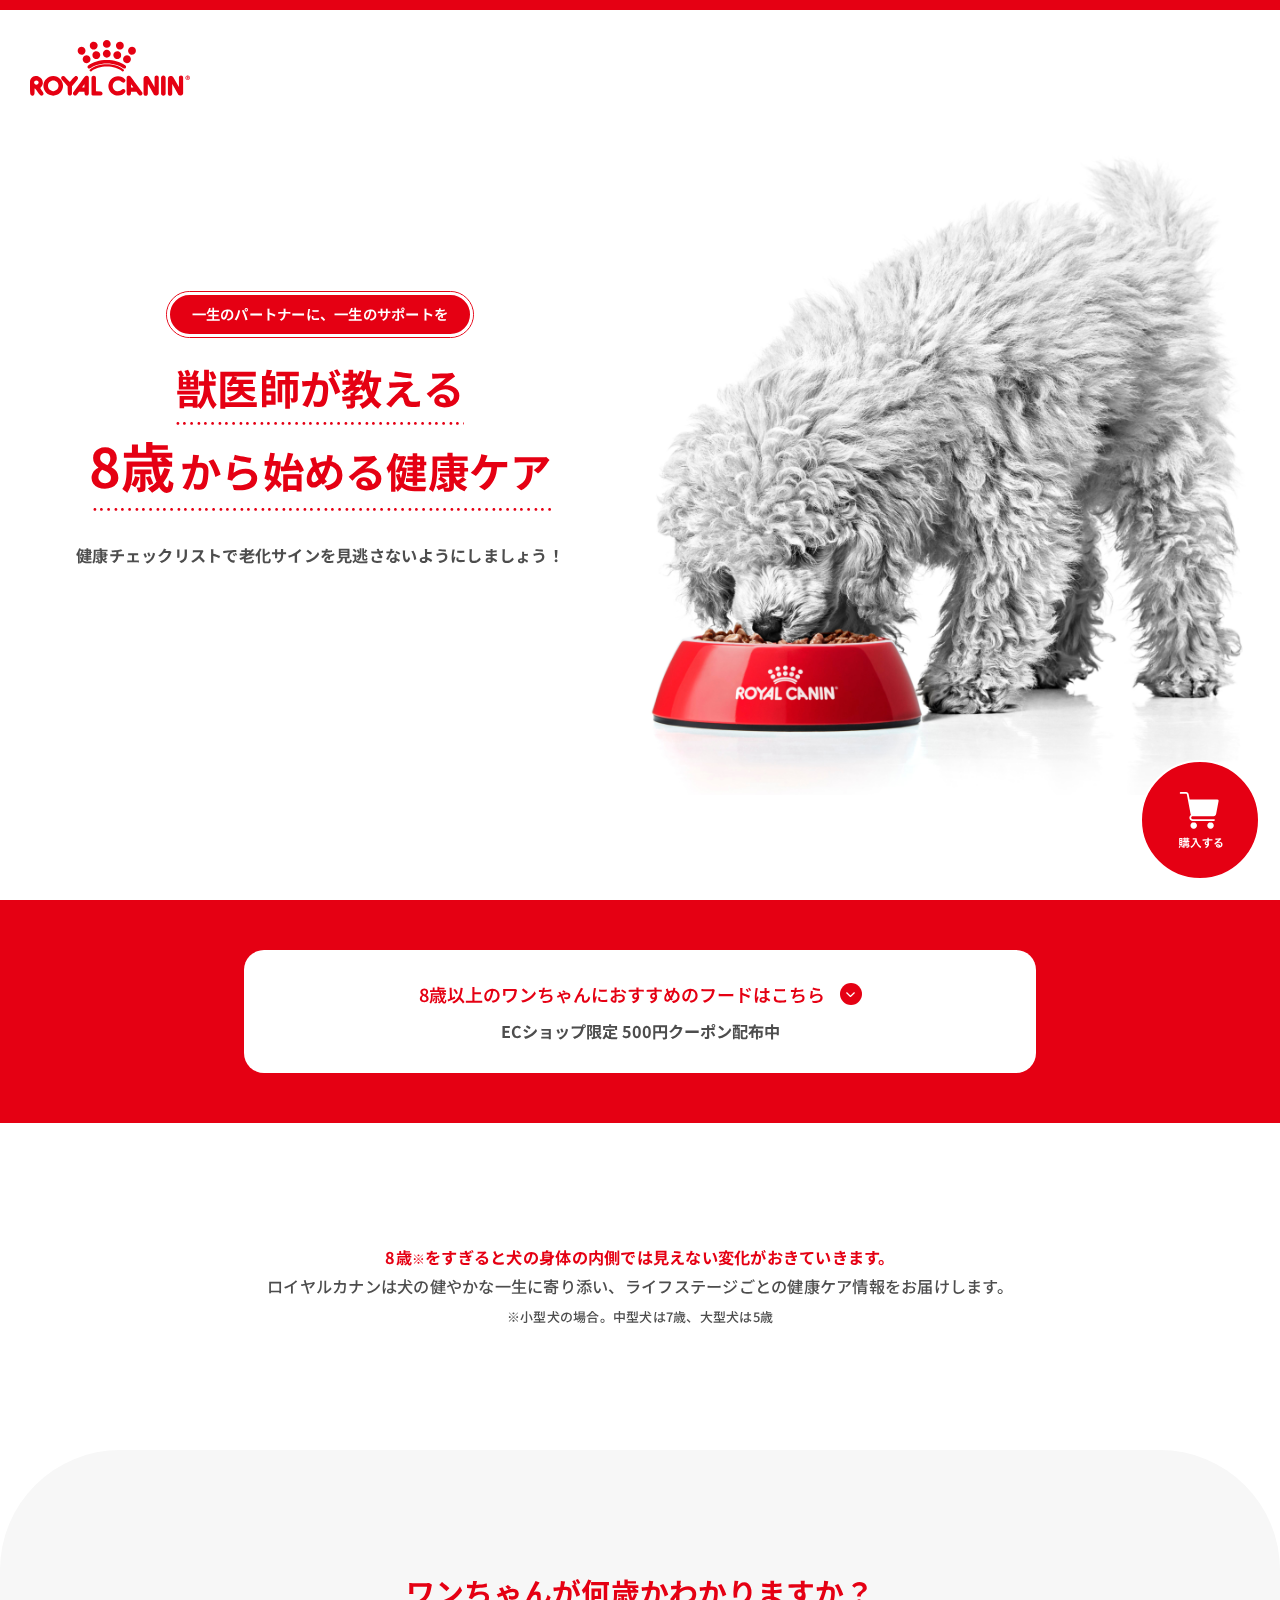
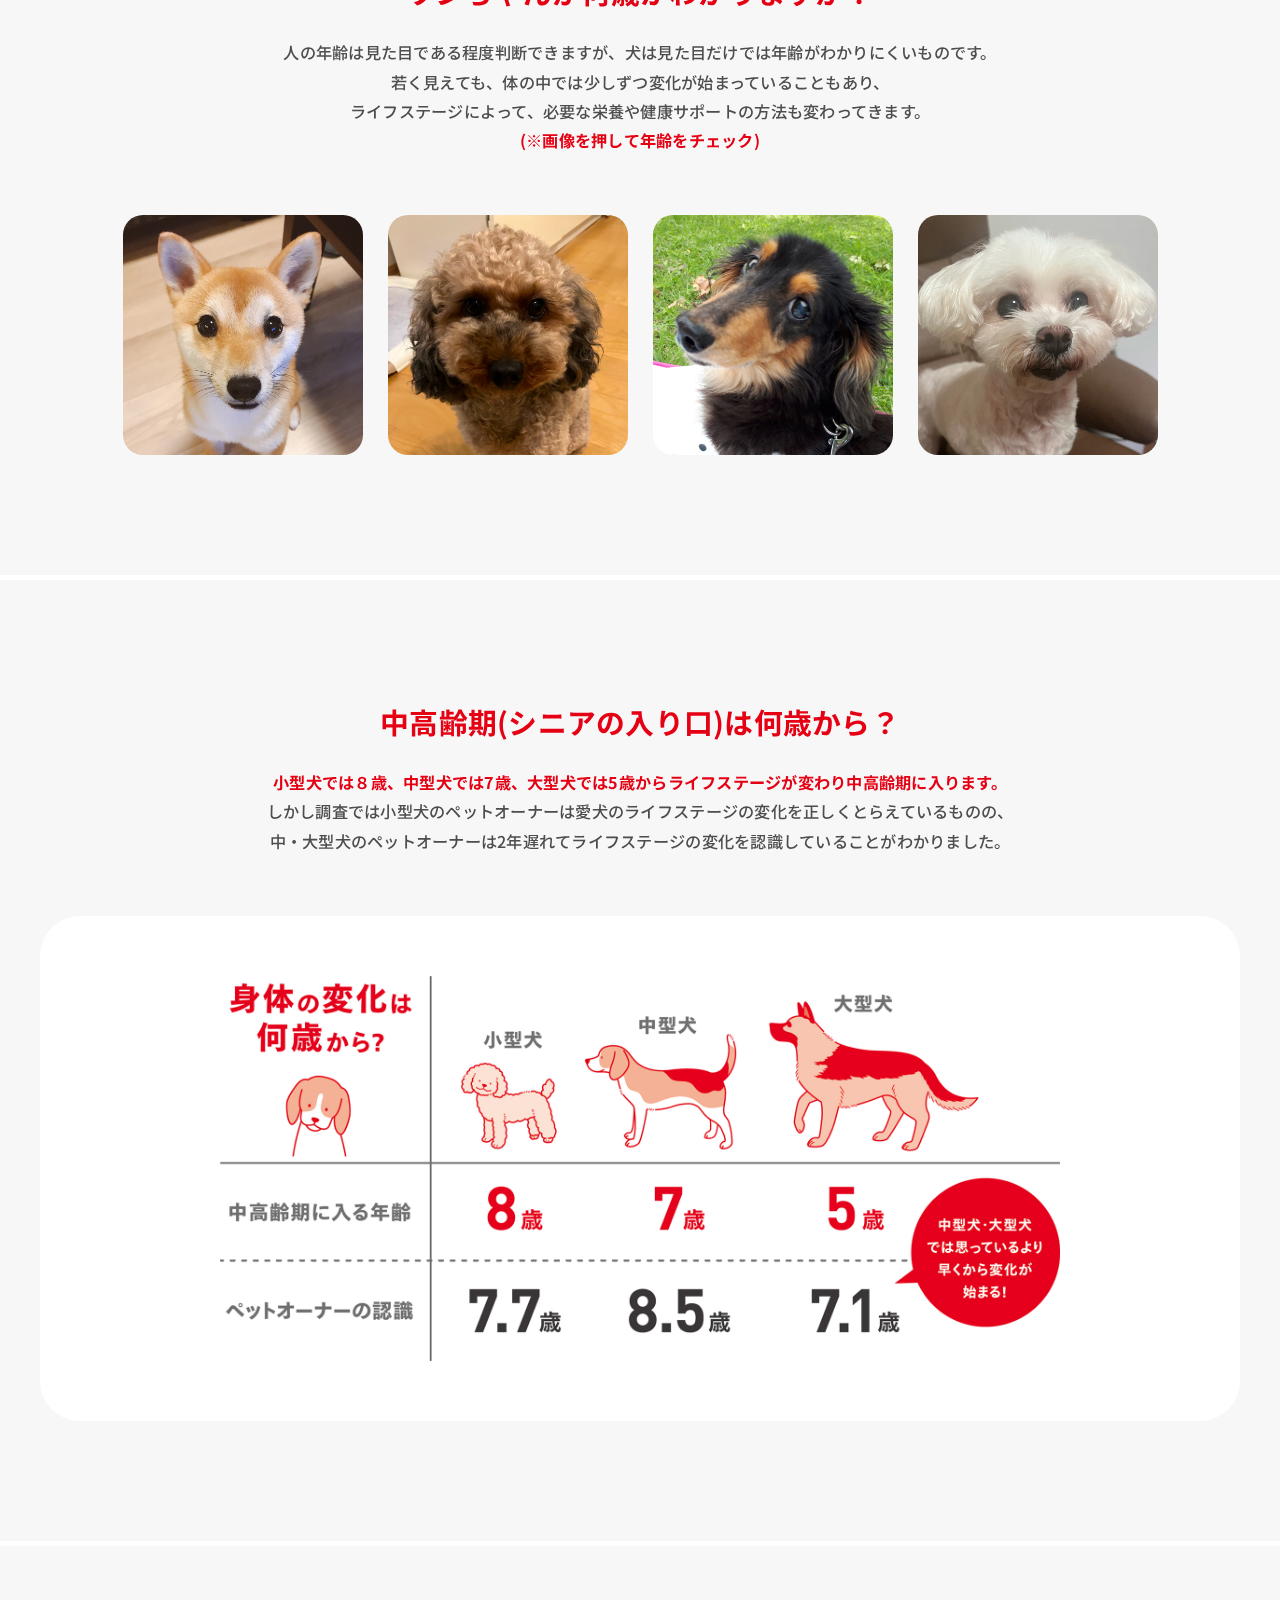
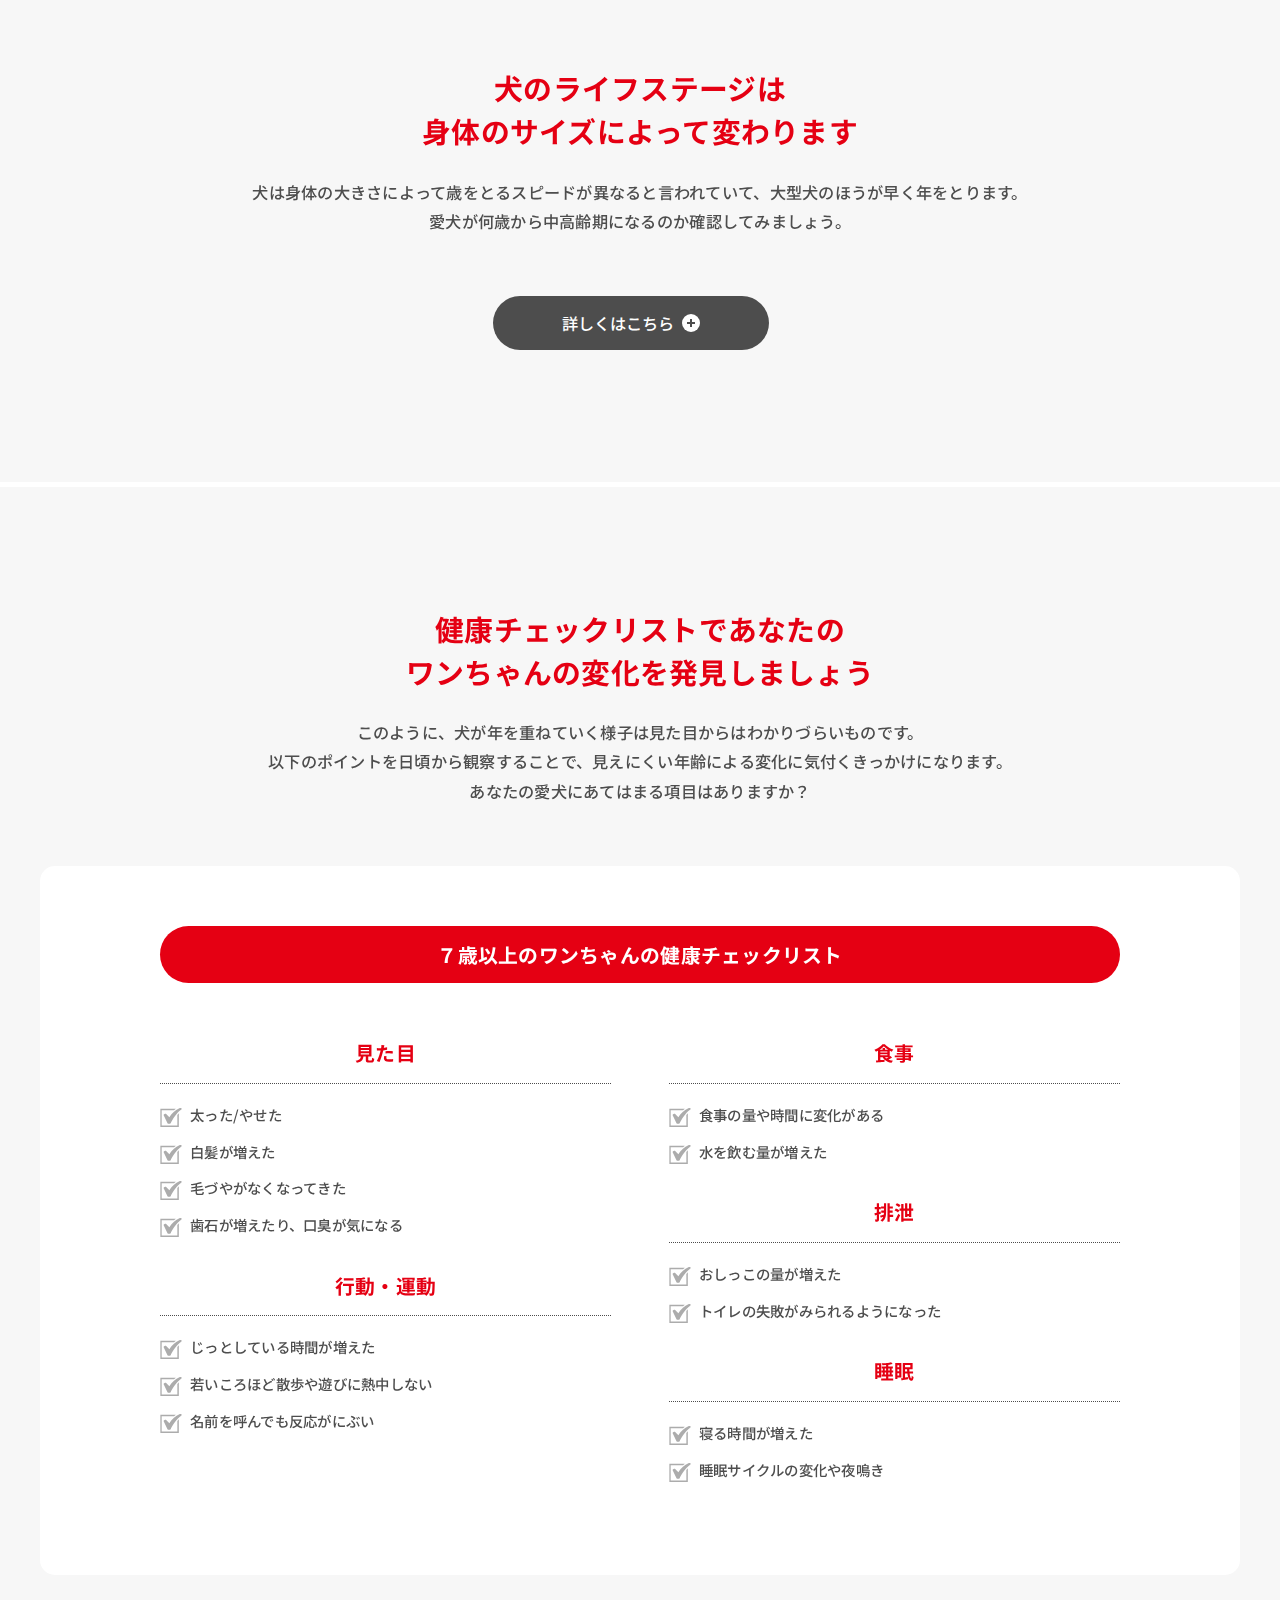
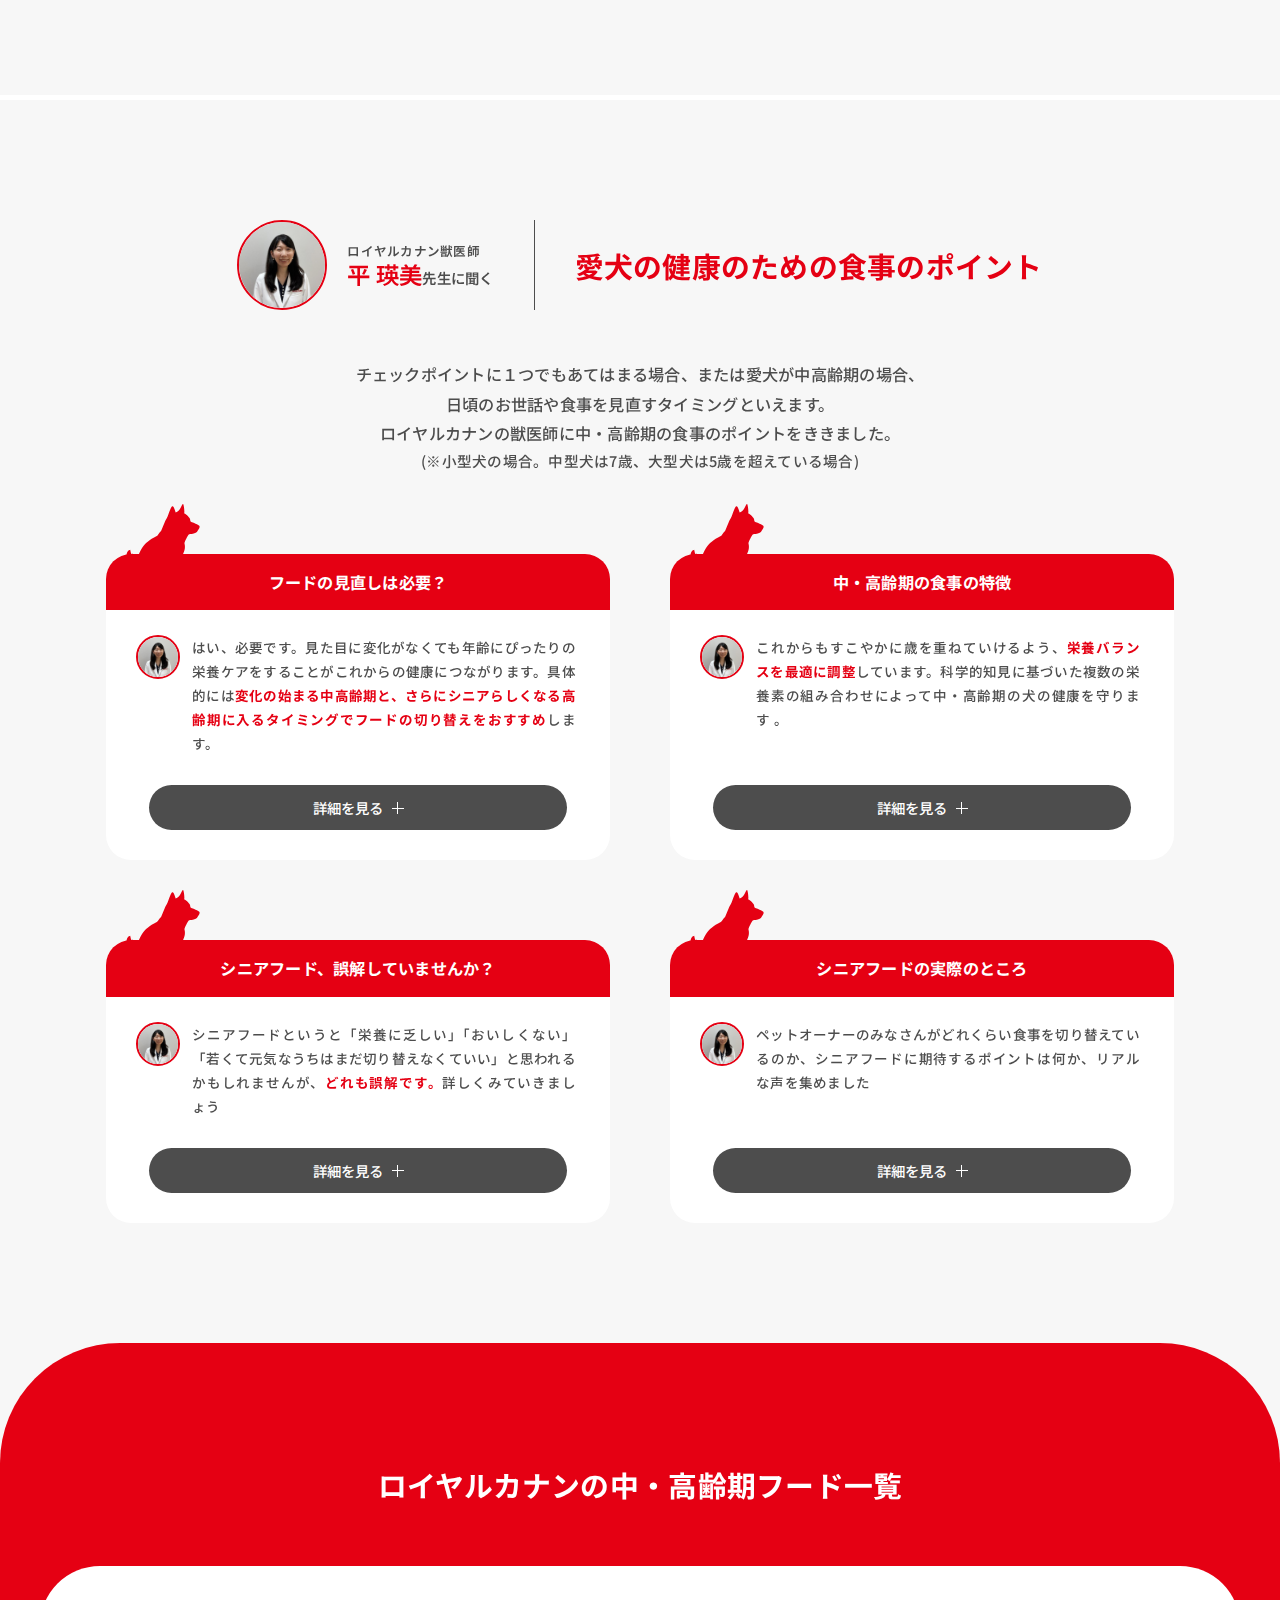
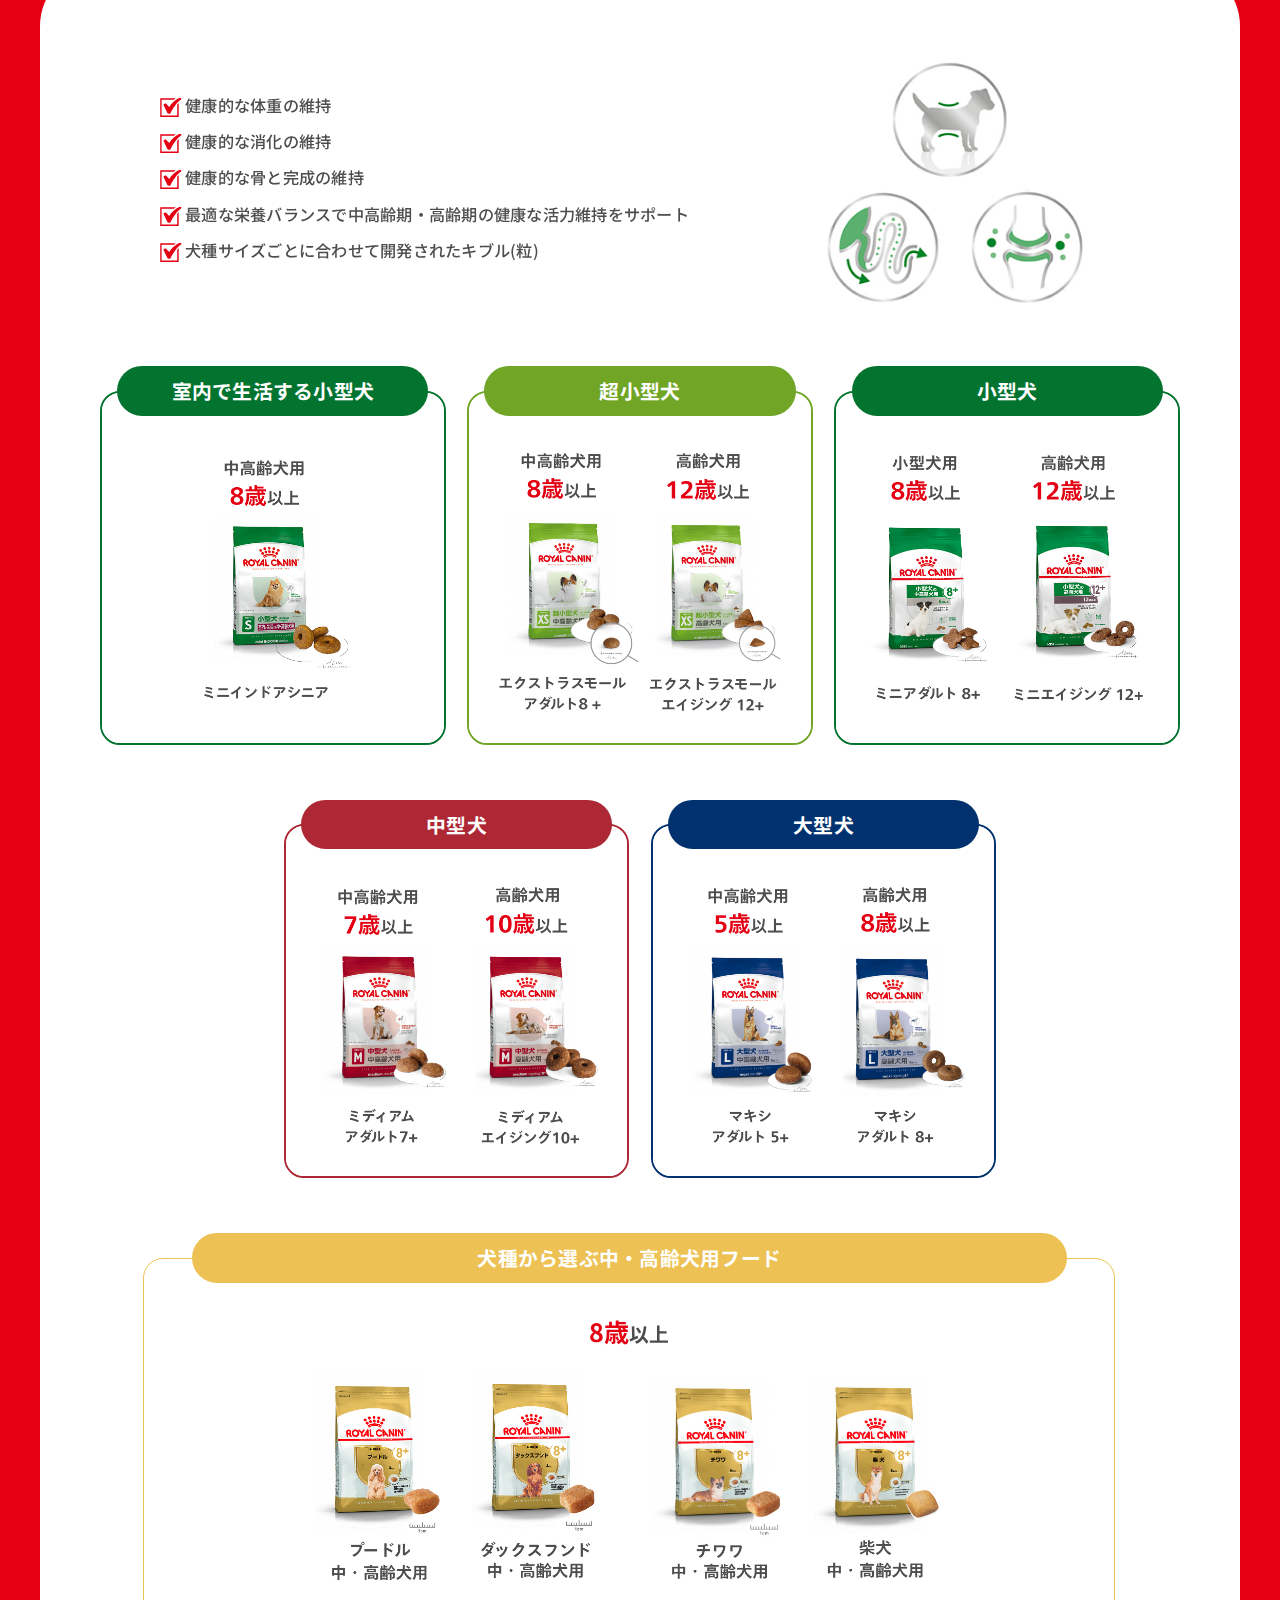
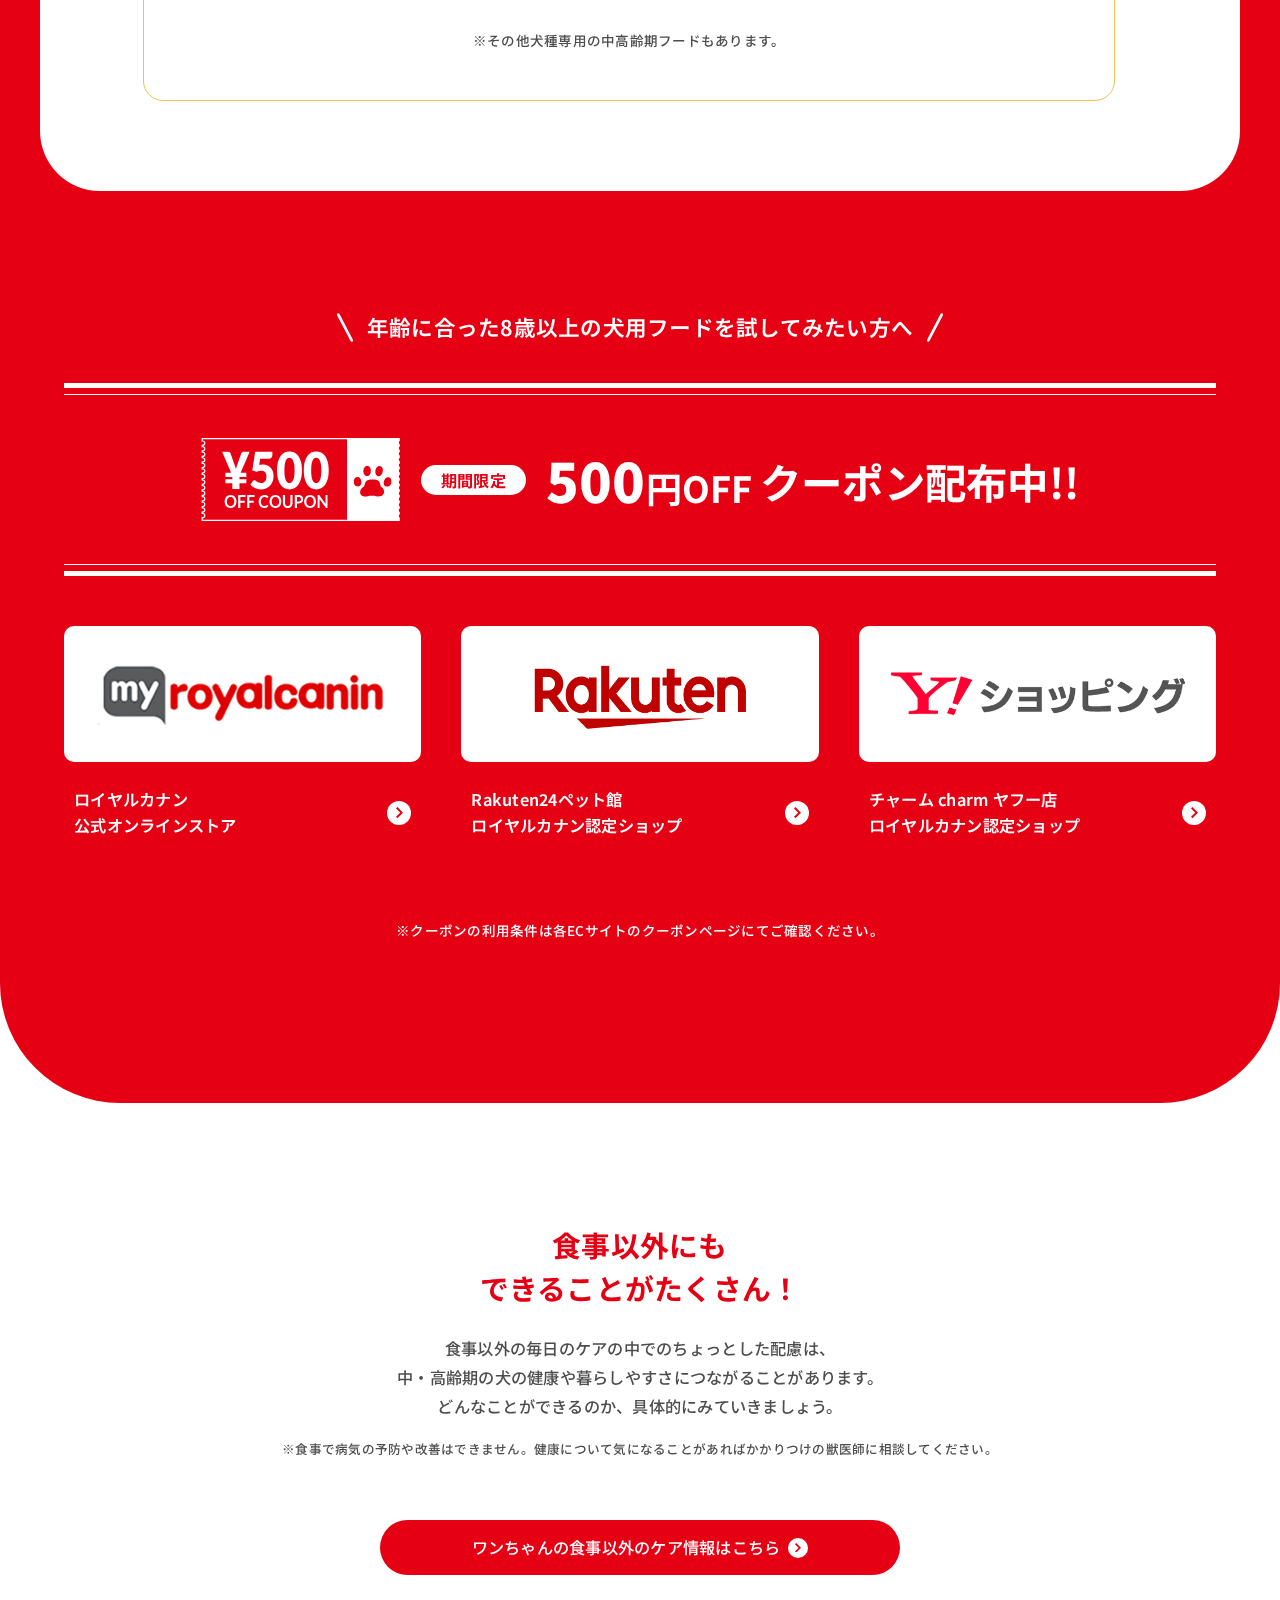
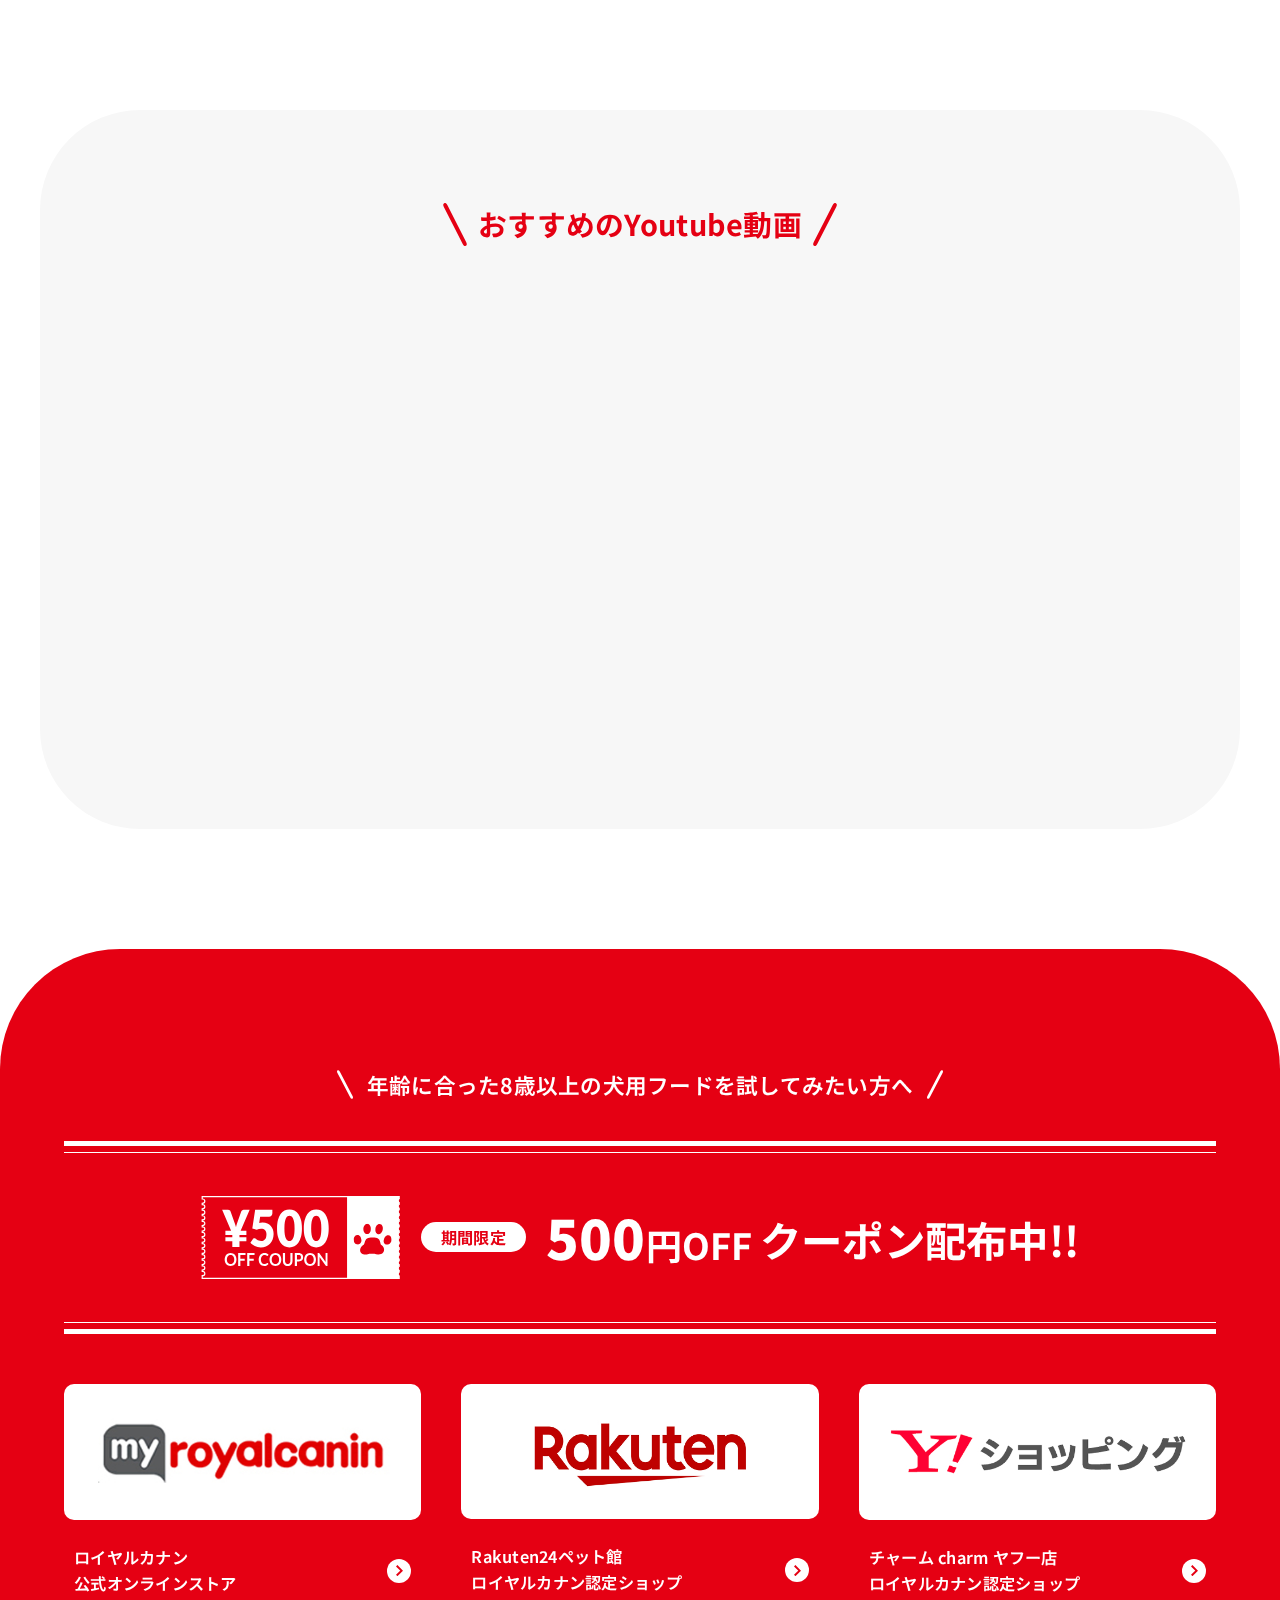
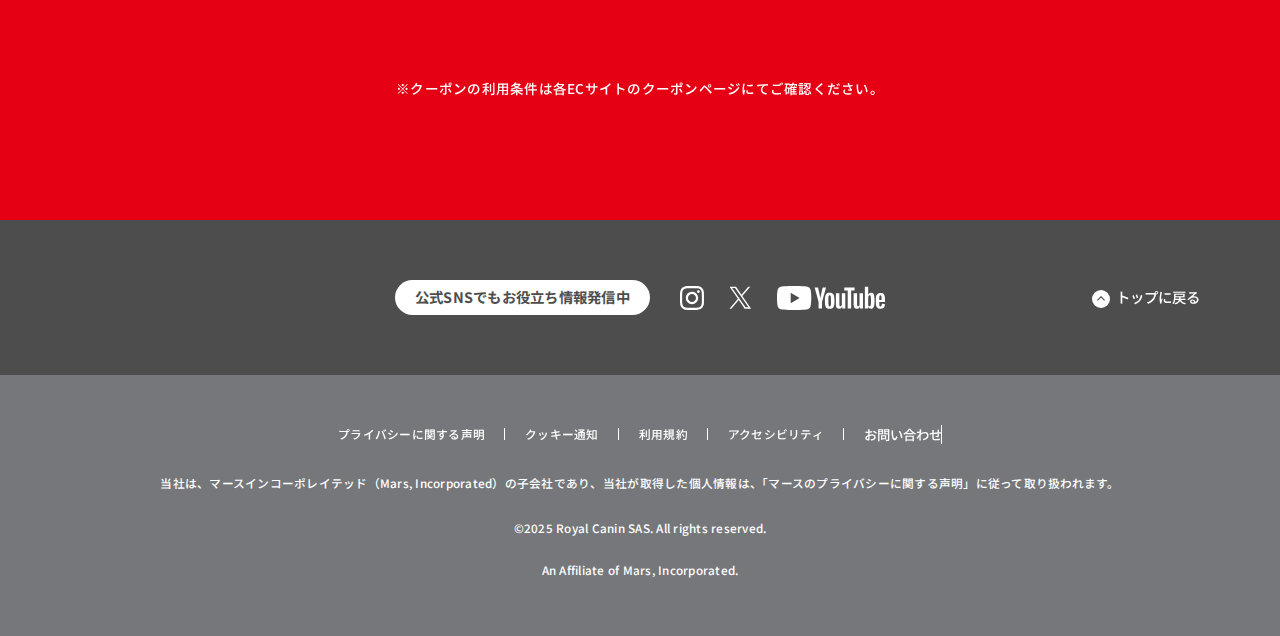
<file: index.html>
<!doctype html>
<html style="--wHeight: 100vh; --wHeightPx: 100vh; --scroll: 0; --wHeightFixedPx: 100vh;">

<head>
	<meta charset="UTF-8">
	<meta name="viewport" content="width=device-width, initial-scale=1">
	<link rel="canonical" href="https://demo.noske.design/agingLP">
	<title>獣医師が教える8歳から始める健康ケア｜ロイヤルカナン ヘルシーエイジングキャンペーン</title>
	<meta name="description" content="8歳をすぎると犬の身体の内側では見えない老化が始まっています。ロイヤルカナンは犬の健やかな一生に寄り添い、ライフステージごとの健康ケア情報をお届けします。">
	<link href="assets/img/icon/favicon.ico" rel="apple-touch-icon" sizes="200x200">
	<link rel="shortcut icon" type="image/x-icon" href="assets/img/icon/favicon.ico">
	<meta property="og:type" content="article">
	<meta property="og:image" content="assets/img/ogp/ogp.jpg">
	<meta property="og:url" content="https://demo.noske.design/agingLP">
	<meta property="og:locale" content="ja_JP">
	<meta property="og:type" content="article">
	<meta property="og:title" content="ずっと元気でいるために7歳から始める健康ケア｜ロイヤルカナン ヘルシーエイジングキャンペーン">
	<meta property="og:description" content="8歳をすぎると犬の身体の内側では見えない老化が始まっています。ロイヤルカナンは犬の健やかな一生に寄り添い、ライフステージごとの健康ケア情報をお届けします。">
	<meta property="og:url" content="https://demo.noske.design/agingLP">
	<meta property="og:site_name" content="ずっと元気でいるために7歳から始める健康ケア｜ロイヤルカナン ヘルシーエイジングキャンペーン">
	<meta name="twitter:card" content="summary">
	<meta name="twitter:description" content="8歳をすぎると犬の身体の内側では見えない老化が始まっています。ロイヤルカナンは犬の健やかな一生に寄り添い、ライフステージごとの健康ケア情報をお届けします。">
	<meta name="twitter:title" content="ずっと元気でいるために7歳から始める健康ケア｜ロイヤルカナン ヘルシーエイジングキャンペーン">
	<link rel="preconnect" href="https://fonts.googleapis.com">
	<link rel="preconnect" href="https://fonts.gstatic.com" crossorigin>
	<link href="https://fonts.googleapis.com/css2?family=Noto+Sans+JP:wght@100..900&display=swap" rel="stylesheet">
	<link rel="stylesheet" href="assets/css/style.css?ver241014_1700">
</head>

<body>
	<header>
		<div class="header_logo">
			<img src="assets/img/h_logo.svg">
		</div>
	</header>
	<article id="agingLP" class="page-aging-lp">
		<section class="section-main">
			<div class="main_flex">
				<div class="main_txt">
					<div class="ttl_upper"><span>一生のパートナーに、一生のサポートを</span></div>
					<h1 class="main_ttl"><span>獣医師が教える</span><br><span><strong>8歳</strong>から始める健康ケア</span></h1>
					<h2 class="main_subttl">健康チェックリストで<br>老化サインを見逃さないようにしましょう！</h2>
				</div>
				<div class="main_img">
					<img src="assets/img/main_img.jpg">
				</div>
			</div><!-- main_flex -->
		</section>
		<section class="section-anker-button">
			<div class="section_inner">
				<div id="ankerButton" class="comp-anker-button">
					<div class="button_item">
						<button jump="#couponWrap">
							<span class="ttl">
								<span class="txt">8歳以上のワンちゃんに<br>おすすめのフードはこちら</span>
								<span class="caret">
									<svg viewBox="0 0 7.14 4.28">
										<path class="cls-1" d="M6.78.36l-3.25,3.21L.36.36" />
									</svg>
								</span>
							</span>
							<span class="description">ECショップ限定 500円クーポン配布中</span>
							<span class="caret_sp">
								<svg viewBox="0 0 7.14 4.28">
									<path class="cls-1" d="M6.78.36l-3.25,3.21L.36.36" />
								</svg>
							</span>
						</button>
					</div>
				</div><!-- comp-anker-button -->
			</div>
		</section>
		<section class="section-lead-txt">
			<div class="section_inner">
				<div class="lead_desc">
					<p><strong>8歳<span>※</span>をすぎると犬の身体の内側では見えない変化がおきていきます。</strong><br>ロイヤルカナンは犬の健やかな一生に寄り添い、ライフステージごとの健康ケア情報をお届けします。<br class="sp_display"><span>※小型犬の場合。中型犬は7歳、大型犬は5歳</span></p>
				</div>
			</div>
		</section>
		<section class="section-aging-question">
			<div class="section_inner">
				<div class="comp-section-title">
					<h2 class="section_ttl">ワンちゃんが何歳かわかりますか？</h2>
					<div class="ttl_description">
						<p><span>人の年齢は見た目である程度判断できますが、犬は見た目だけでは年齢がわかりにくいものです。</span><span>若く見えても、体の中では少しずつ変化が始まっていることもあり、</span><span>ライフステージによって、必要な栄養や健康サポートの方法も変わってきます。</span><strong>(※画像を押して年齢をチェック)</strong></p>
					</div>
				</div>
				<div id="flipCard" class="comp-aging-test">
					<button class="card_item">
						<span class="front">
							<img src="assets/img/test01.jpg">
						</span>
						<span class="back">
							<img src="assets/img/test01_ura.jpg">
						</span>
					</button>
					<button class="card_item">
						<span class="front">
							<img src="assets/img/test02.jpg">
						</span>
						<span class="back">
							<img src="assets/img/test02_ura.jpg">
						</span>
					</button>
					<button class="card_item">
						<span class="front">
							<img src="assets/img/test03.jpg">
						</span>
						<span class="back">
							<img src="assets/img/test03_ura.jpg">
						</span>
					</button>
					<button class="card_item">
						<span class="front">
							<img src="assets/img/test04.jpg">
						</span>
						<span class="back">
							<img src="assets/img/test04_ura.jpg">
						</span>
					</button>
				</div>
			</div><!-- section_inner -->
		</section>
		<section class="section-aging">
			<div class="section_inner">
				<div class="comp-section-title">
					<h2 class="section_ttl">中高齢期(シニアの入り口)は<span>何歳から？</span></h2>
					<div class="ttl_description">
						<p><strong>小型犬では８歳、中型犬では7歳、大型犬では5歳からライフステージが変わり中高齢期に入ります。</strong><span>しかし調査では小型犬のペットオーナーは愛犬のライフステージの変化を正しくとらえているものの、</span><span>中・大型犬のペットオーナーは2年遅れてライフステージの変化を認識していることがわかりました。</span></p>
					</div>
				</div><!-- comp-section-title -->
				<div class="aging_img_wrap">
					<img src="assets/img/aging_img.jpg">
				</div>
			</div><!-- section_inner -->
		</section>
		<section class="section-lifestage">
			<div class="section_inner">
				<div class="comp-section-title">
					<h2 class="section_ttl">犬のライフステージは<br>身体のサイズによって変わります​</h2>
					<div class="ttl_description">
						<p><span>犬は身体の大きさによって歳をとるスピードが異なると言われていて、大型犬のほうが早く年をとります。</span>愛犬が何歳から中高齢期になるのか確認してみましょう。</p>
					</div>
				</div><!-- comp-section-title -->
				<div class="comp-care-buttons">
					<div class="button_item">
						<button class="func-modal" linkurl="#lifeStage">
							<span class="txt">詳しくはこちら</span>
							<span class="caret"></span>
						</button>
					</div>
				</div>
			</div><!-- section_inner -->
		</section>
		<section class="section-checklist">
			<div class="section_inner">
				<div class="comp-section-title">
					<h2 class="section_ttl">健康チェックリストであなたの<br>ワンちゃんの変化を発見しましょう​</h2>
					<div class="ttl_description">
						<p>このように、犬が年を重ねていく様子は見た目からはわかりづらいものです。<span>以下のポイントを日頃から観察することで、見えにくい年齢による変化に気付くきっかけになります。</span>あなたの愛犬にあてはまる項目はありますか？</p>
					</div>
				</div>
				<div class="comp-health-check">
					<h3 class="check_ttl">７歳以上のワンちゃんの<br>健康チェックリスト</h3>
					<div class="checklist_wrapper">
						<div class="checklist_box">
							<h4 class="list_ttl">見た目</h4>
							<ul>
								<li>太った/やせた</li>
								<li>白髪が増えた​</li>
								<li>毛づやがなくなってきた</li>
								<li>歯石が増えたり、口臭が気になる</li>
							</ul>
						</div>
						<div class="checklist_box">
							<h4 class="list_ttl">行動・運動</h4>
							<ul>
								<li>じっとしている時間が増えた</li>
								<li>若いころほど散歩や遊びに熱中しない</li>
								<li>名前を呼んでも反応がにぶい</li>
							</ul>
						</div>
					</div><!-- checklist_wrapper -->
					<div class="checklist_wrapper">
						<div class="checklist_box">
							<h4 class="list_ttl">食事</h4>
							<ul>
								<li>食事の量や時間に変化がある​</li>
								<li>水を飲む量が増えた</li>
							</ul>
						</div>
						<div class="checklist_box">
							<h4 class="list_ttl">排泄</h4>
							<ul>
								<li>おしっこの量が増えた</li>
								<li>トイレの失敗がみられるようになった</li>
							</ul>
						</div>
						<div class="checklist_box">
							<h4 class="list_ttl">睡眠</h4>
							<ul>
								<li>寝る時間が増えた</li>
								<li>睡眠サイクルの変化や夜鳴き</li>
							</ul>
						</div>
					</div><!-- checklist_wrapper -->
				</div><!-- comp-health-check -->
			</div><!-- section_inner -->
		</section>
		<section class="section-doctor-advice">
			<div class="section_inner">
				<div class="title_wrap">
					<div class="doctor_profile">
						<div class="doctor_img">
							<img src="assets/img/doctor_icon01.jpg">
						</div>
						<div class="doctor_name">
							<div class="position">ロイヤルカナン獣医師</div>
							<div class="name"><span>平 瑛美</span>先生に聞く</div>
						</div>
					</div><!-- doctor_profile -->
					<h2 class="advice_ttl">愛犬の健康のための<br>食事のポイント</h2>
				</div><!-- title_wrap -->
				<div class="advice_description">
					<p>チェックポイントに１つでもあてはまる場合、または愛犬が中高齢期の場合、<span>日頃のお世話や食事を見直すタイミングといえます。</span><span>ロイヤルカナンの獣医師に中・高齢期の食事のポイントをききました。</span><span class="small">(※小型犬の場合。中型犬は7歳、大型犬は5歳を超えている場合)</span></p>
				</div>
				<div class="comp-advice-box">
					<div class="advice_item">
						<h3 class="advice_ttl">フードの見直しは必要？</h3>
						<div class="advice_box">
							<div class="advice_flex">
								<div class="doctor_icon">
									<img src="assets/img/doctor_icon01.jpg">
								</div>
								<div class="advice_desc">
									<p>はい、必要です。見た目に変化がなくても年齢にぴったりの栄養ケアをすることがこれからの健康につながります。具体的には<span>変化の始まる中高齢期と、さらにシニアらしくなる高齢期に入るタイミングでフードの切り替えをおすすめ</span>します。</p>
								</div>
							</div>
						</div>
						<div class="button_wrap">
							<button class="func-modal" linkurl="#contents01">
								<span class="txt">詳細を見る</span>
								<span class="icon"></span>
							</button>
						</div>
					</div><!-- advice_item -->
					<div class="advice_item">
						<h3 class="advice_ttl">中・高齢期の食事の特徴</h3>
						<div class="advice_box">
							<div class="advice_flex">
								<div class="doctor_icon">
									<img src="assets/img/doctor_icon01.jpg">
								</div>
								<div class="advice_desc">
									<p>これからもすこやかに歳を重ねていけるよう、<span>栄養バランスを最適に調整</span>しています。科学的知見に基づいた複数の栄養素の組み合わせによって中・高齢期の犬の健康を守ります 。</p>
								</div>
							</div>
						</div>
						<div class="button_wrap">
							<button class="func-modal" linkurl="#contents02">
								<span class="txt">詳細を見る</span>
								<span class="icon"></span>
							</button>
						</div>
					</div><!-- advice_item -->
					<div class="advice_item">
						<h3 class="advice_ttl">シニアフード、誤解していませんか？</h3>
						<div class="advice_box">
							<div class="advice_flex">
								<div class="doctor_icon">
									<img src="assets/img/doctor_icon01.jpg">
								</div>
								<div class="advice_desc">
									<p>シニアフードというと「栄養に乏しい」「おいしくない」「若くて元気なうちはまだ切り替えなくていい」と思われるかもしれませんが、<span>どれも誤解です。</span>詳しくみていきましょう</p>
								</div>
							</div>
						</div>
						<div class="button_wrap">
							<button class="func-modal" linkurl="#contents03">
								<span class="txt">詳細を見る</span>
								<span class="icon"></span>
							</button>
						</div>
					</div><!-- advice_item -->
					<div class="advice_item">
						<h3 class="advice_ttl">シニアフードの実際のところ</h3>
						<div class="advice_box">
							<div class="advice_flex">
								<div class="doctor_icon">
									<img src="assets/img/doctor_icon01.jpg">
								</div>
								<div class="advice_desc">
									<p>ペットオーナーのみなさんがどれくらい食事を切り替えているのか、シニアフードに期待するポイントは何か、リアルな声を集めました</p>
								</div>
							</div>
						</div>
						<div class="button_wrap">
							<button class="func-modal" linkurl="#contents04">
								<span class="txt">詳細を見る</span>
								<span class="icon"></span>
							</button>
						</div>
					</div><!-- advice_item -->
				</div><!-- comp-advice-box -->
			</div><!-- section_inner -->
		</section>
		<section class="section-food-lineup">
			<div class="section_inner">
				<div class="comp-section-title white">
					<h2 class="section_ttl">ロイヤルカナンの<br>中・高齢期フード一覧</h2>
				</div>
				<div class="comp-food-linups">
					<div class="lineup_description">
						<div class="desc_img">
							<img src="assets/img/lineup_img.jpg">
						</div>
						<ul class="features_list">
							<li>健康的な体重の維持</li>
							<li>健康的な消化の維持</li>
							<li>健康的な骨と完成の維持</li>
							<li>最適な栄養バランスで中高齢期・高齢期の健康な活力維持をサポート</li>
							<li>犬種サイズごとに合わせて開発されたキブル(粒)</li>
						</ul>
					</div><!-- lineup_description -->
					<div class="lineup_products">
						<div class="product_item item01">
							<h3 class="list_ttl">室内で生活する小型犬</h3>
							<div class="product_img_wrap">
								<img src="assets/img/lineup01.jpg">
							</div>
						</div>
						<div class="product_item item02">
							<h3 class="list_ttl">超小型犬</h3>
							<div class="product_img_wrap">
								<img src="assets/img/lineup02.jpg">
							</div>
						</div>
						<div class="product_item item03">
							<h3 class="list_ttl">小型犬</h3>
							<div class="product_img_wrap">
								<img src="assets/img/lineup03.jpg">
							</div>
						</div>
						<div class="product_item item04">
							<h3 class="list_ttl">中型犬</h3>
							<div class="product_img_wrap">
								<img src="assets/img/lineup04.jpg">
							</div>
						</div>
						<div class="product_item item05">
							<h3 class="list_ttl">大型犬</h3>
							<div class="product_img_wrap">
								<img src="assets/img/lineup05.jpg">
							</div>
						</div>
						<div class="product_item item06">
							<h3 class="list_ttl">犬種から選ぶ<br>中・高齢犬用フード</h3>
							<div class="product_img_wrap">
								<div class="age_ttl"><span>8歳</span>以上</div>
								<div class="product_img_flex">
									<img src="assets/img/lineup06.jpg">
									<img src="assets/img/lineup07.jpg">
								</div>
								<p class="lower_txt">※その他犬種専用の<br>中高齢期フードもあります。</p>
							</div>
						</div>
					</div>
				</div><!-- comp-food-linups -->
			</div><!-- section_inner -->
		</section>
		<section id="couponWrap" class="section-qoupon-wrap01 comp-coupon-wrap">
			<div class="section_inner">
				<div class="coupon_wrap_inner">
					<div class="coupon_ttl_upper"><span>年齢に合った8歳以上の犬用<br>フードを試してみたい方へ​</span></div>
					<div class="coupon_img_wrap">
						<div class="coupon_img">
							<img src="assets/img/coupon_img.svg">
						</div>
						<div class="counpon_txt_wrap">
							<h2 class="coupon_ttl"><span class="txt01">期間限定</span><span class="txt02"><strong>500</strong>円OFF</span><span class="txt03">クーポン配布中!!</span></h2>
						</div>
					</div><!-- coupon_img_wrap -->
					<div class="coupon_link_wrapper">
						<div class="link_item">
							<a target="_blank" href="https://shop.royalcanin.jp/news/agingcats2025?utm_campaign=25-q3-rc-jp-conversion-ageing-cat-adj-oth-d2c-edu&utm_medium=referral&utm_source=other&utm_content=but-x&utm_id=aging2025&utm_platform=other&utm_v=3">
								<span class="link_img">
									<img src="assets/img/link_img01.jpg">
								</span>
								<span class="link_txt">
									<span class="txt">ロイヤルカナン<br>公式オンラインストア</span>
									<span class="caret">
										<svg viewBox="0 0 3.56 5.71">
											<path class="cls-1" d="M.36.35l2.5,2.53L.36,5.35" />
										</svg>
									</span>
								</span>
							</a>
						</div>
						<div class="link_item">
							<a target="_blank" href="https://coupon.rakuten.co.jp/getCoupon?getkey=QUpHQS1SU0NLLVdTS1otRkI0Tg--">
								<span class="link_img">
									<img src="assets/img/link_img02.jpg">
								</span>
								<span class="link_txt">
									<span class="txt">Rakuten24ペット館<br>ロイヤルカナン認定ショップ</span>
									<span class="caret">
										<svg viewBox="0 0 3.56 5.71">
											<path class="cls-1" d="M.36.35l2.5,2.53L.36,5.35" />
										</svg>
									</span>
								</span>
							</a>
						</div>
						<div class="link_item">
							<a target="_blank" href="https://shopping.yahoo.co.jp/coupon/pet_diy_flower/M2M2MjE0YTI5NWQxYWUzNWI0OWIzZmYwMDll">
								<span class="link_img">
									<img src="assets/img/link_img03.jpg">
								</span>
								<span class="link_txt">
									<span class="txt">チャーム charm ヤフー店<br>ロイヤルカナン認定ショップ</span>
									<span class="caret">
										<svg viewBox="0 0 3.56 5.71">
											<path class="cls-1" d="M.36.35l2.5,2.53L.36,5.35" />
										</svg>
									</span>
								</span>
							</a>
						</div>
					</div>
					<div class="coupon_note">※クーポンの利用条件は各ECサイトのクーポンページにてご確認ください。</div>
				</div><!-- coupon_wrap_inner -->
			</div><!-- section_inner -->
		</section>
		<section class="section-care-detail">
			<div class="section_inner">
				<div class="comp-section-title">
					<h2 class="section_ttl">食事以外にも<br>できることがたくさん！</h2>
					<div class="ttl_description">
						<p><span>食事以外の毎日のケアの中でのちょっとした配慮は、</span><span>中・高齢期の犬の健康や暮らしやすさにつながることがあります。</span><span>どんなことができるのか、具体的にみていきましょう。</span></p>

						<p class="small">※食事で病気の予防や改善はできません。健康について気になることがあればかかりつけの獣医師に相談してください。</p>
					</div>
				</div>
				<div class="button_wrapper">
					<div class="button_item">
						<a href="/agingLPDog/index2.html">
							<span class="txt">ワンちゃんの食事以外のケア情報はこちら</span>
							<span class="caret">
								<svg viewBox="0 0 3.56 5.71">
									<path class="cls-1" d="M.36.35l2.5,2.53L.36,5.35"></path>
								</svg>
							</span>
						</a>
					</div>
				</div>
			</div><!-- section_inner -->
		</section>
		<section class="section-pickup-movie">
			<div class="section_inner">
				<div class="movie_wrap">
					<h2 class="movie_ttl"><span>おすすめのYoutube動画</span></h2>
					<div class="movie_inner">
						<iframe width="560" height="315" src="https://www.youtube.com/embed/rHTXp-4Sr3w?si=FO9qUU-oXnAfFnaU" title="YouTube video player" frameborder="0" allow="accelerometer; autoplay; clipboard-write; encrypted-media; gyroscope; picture-in-picture; web-share" referrerpolicy="strict-origin-when-cross-origin" allowfullscreen></iframe>
					</div>
				</div><!-- movie_wrap -->
			</div><!-- section_inner -->
		</section>
		<section class="section-qoupon-wrap02 comp-coupon-wrap">
			<div class="section_inner">
				<div class="coupon_wrap_inner">
					<div class="coupon_ttl_upper"><span>年齢に合った8歳以上の犬用<br>フードを試してみたい方へ​</span></div>
					<div class="coupon_img_wrap">
						<div class="coupon_img">
							<img src="assets/img/coupon_img.svg">
						</div>
						<div class="counpon_txt_wrap">
							<h2 class="coupon_ttl"><span class="txt01">期間限定</span><span class="txt02"><strong>500</strong>円OFF</span><span class="txt03">クーポン配布中!!</span></h2>
						</div>
					</div><!-- coupon_img_wrap -->
					<div class="coupon_link_wrapper">
						<div class="link_item">
							<a target="_blank" href="https://shop.royalcanin.jp/news/agingcats2025?utm_campaign=25-q3-rc-jp-conversion-ageing-cat-adj-oth-d2c-edu&utm_medium=referral&utm_source=other&utm_content=but-x&utm_id=aging2025&utm_platform=other&utm_v=3">
								<span class="link_img">
									<img src="assets/img/link_img01.jpg">
								</span>
								<span class="link_txt">
									<span class="txt">ロイヤルカナン<br>公式オンラインストア</span>
									<span class="caret">
										<svg viewBox="0 0 3.56 5.71">
											<path class="cls-1" d="M.36.35l2.5,2.53L.36,5.35" />
										</svg>
									</span>
								</span>
							</a>
						</div>
						<div class="link_item">
							<a target="_blank" href="https://coupon.rakuten.co.jp/getCoupon?getkey=QUpHQS1SU0NLLVdTS1otRkI0Tg--">
								<span class="link_img">
									<img src="assets/img/link_img02.jpg">
								</span>
								<span class="link_txt">
									<span class="txt">Rakuten24ペット館<br>ロイヤルカナン認定ショップ</span>
									<span class="caret">
										<svg viewBox="0 0 3.56 5.71">
											<path class="cls-1" d="M.36.35l2.5,2.53L.36,5.35" />
										</svg>
									</span>
								</span>
							</a>
						</div>
						<div class="link_item">
							<a target="_blank" href="https://shopping.yahoo.co.jp/coupon/pet_diy_flower/M2M2MjE0YTI5NWQxYWUzNWI0OWIzZmYwMDll">
								<span class="link_img">
									<img src="assets/img/link_img03.jpg">
								</span>
								<span class="link_txt">
									<span class="txt">チャーム charm ヤフー店<br>ロイヤルカナン認定ショップ</span>
									<span class="caret">
										<svg viewBox="0 0 3.56 5.71">
											<path class="cls-1" d="M.36.35l2.5,2.53L.36,5.35" />
										</svg>
									</span>
								</span>
							</a>
						</div>
					</div>
					<div class="coupon_note">※クーポンの利用条件は各ECサイトのクーポンページにてご確認ください。</div>
				</div><!-- coupon_wrap_inner -->
			</div><!-- section_inner -->
		</section>
		<section class="section-sns">
			<div class="section_inner">
				<div class="sns_flex">
					<h2 class="sns_ttl">公式SNSでもお役立ち情報発信中</h2>
					<div class="sns_wrapper">
						<div class="sns_item">
							<a target="_blank" href="https://www.instagram.com/royalcaninjp/">
								<img src="assets/img/icon_instagram.svg">
							</a>
						</div>
						<div class="sns_item">
							<a target="_blank" href="https://x.com/royalcaninjp">
								<img src="assets/img/icon_x.svg">
							</a>
						</div>
						<div class="sns_item">
							<a target="_blank" href="https://www.youtube.com/channel/UCQXTnRyMogisuOplVz6KkJw">
								<img src="assets/img/icon_youtube.svg">
							</a>
						</div>
					</div><!-- sns_wrapper -->
				</div><!-- sns_flex -->
				<div class="pagetop_button">
					<button id="pagetopButtton">
						<span class="caret">
							<svg viewBox="0 0 7.14 4.28">
								<defs><style></style></defs>
								<path class="cls-1" d="M.35,3.92L3.6.71l3.18,3.21"/>
							</svg>
						</span>
						<span class="txt">トップに戻る</span>
					</button>
				</div>
			</div><!-- section_inner -->
		</section>
	</article>
	<div id="fixedCartButton" class="comp-fixed-cart-buton">
		<button jump="#couponWrap">
			<img src="assets/img/cart_button.svg">
		</button>
	</div>

	<div id="detailPop" class="comp-detail-pop">
		<button id="detailClose" class="pop_close"></button>
		<div id="profileBg" class="pop_bg"></div>
		<div id="detailInner" class="detail_wrap">
			<div id="lifeStage" class="detail_inner lifestage">
				<div class="copntent_wrap">
					<div class="content_item">
						<div class="img_wrap">
							<img src="assets/img/lifestage_img.jpg">
						</div>
					</div>
				</div><!-- copntent_wrap -->
			</div><!-- #contents01 -->
			<div id="contents01" class="detail_inner" style="display: none;">
				<h2 class="detail_ttl">フードの見直しの必要性</h2>
				<div class="copntent_wrap">
					<div class="content_item">
						<h3 class="content_ttl">
							<span class="icon"><span>1</span></span>
							<span class="txt">なぜ7歳で食事を見直すの？</span>
						</h3>
						<div class="content_desc">
							<p>小型犬の８歳は人の約46歳に相当します。40代後半といえば、脂っぽい食事が苦手になったり、体型維持のために運動が必要になるなど、若い頃との違いが感じられます。私たちは自分で食事内容を調整できますが、犬は自分で食べるものを選べません。愛犬のライフステージに最適な食事に切り替えることが、これからの愛犬の健康につながります。</p>
						</div>
						<div class="img_wrap">
							<img src="assets/img/detail_img01.jpg">
						</div>
					</div>
					<div class="content_item">
						<h3 class="content_ttl">
							<span class="icon">2</span>
							<span class="txt">シニアフードってどんな食事？</span>
						</h3>
						<div class="content_desc">
							<p>実は“シニアフード”には明確な定義や基準がありません。<br>一般的には消化のしやすさ・腎臓・関節などの健康維持に配慮がされています（<a href="/agingLPDog/index2.html">詳しくはこちら</a>)が、どの栄養成分をどれくらいの量にするかは会社ごとに決められています。だからこそ栄養成分の量などをしっかり調べて、愛犬の健康ケアのために納得できる製品を選びましょう。</p>
						</div>
					</div>
					<div class="content_item">
						<h3 class="content_ttl">
							<span class="icon">3</span>
							<span class="txt">ロイヤルカナンの食事とは？</span>
						</h3>
						<div class="content_desc">
							<p>ロイヤルカナンは1986年の創業以来、一貫して「Dog＆Cat First　すべては犬と猫のために」という理念のもと、獣医師・ブリーダーなどの専門家とともに製品開発を行ってきました。きめ細やかな栄養バランスで品種・年齢・ライフスタイルに応じた295 種※の豊富な製品ラインナップを用意しています。(※2025年3月時点)</p>
						</div>
					</div>
				</div><!-- copntent_wrap -->
			</div><!-- #contents01 -->
			<div id="contents02" class="detail_inner" style="display: none;">
				<h2 class="detail_ttl">中・高齢期の食事の特徴</h2>
				<div class="copntent_wrap">
					<div class="content_item">
						<div class="content_desc">
							<p>身体の変化に対応した健康サポートのための工夫がたくさんされています。代表的なものを紹介します。</p>
						</div>
						<div class="img_wrap">
							<img src="assets/img/detail_img02.jpg">
						</div>
					</div>
					<div class="content_item">
						<h3 class="content_ttl">
							<span class="icon">1</span>
							<span class="txt">腎臓のケア</span>
						</h3>
						<div class="content_desc">
							<p>腎臓は“沈黙の臓器”と呼ばれるほど不調のサインを表に出しません。腎臓の健康に配慮して、8歳以上の中・高齢期用製品ではリンの量を控えめに調整しています。</p>
						</div>
					</div>
					<div class="content_item">
						<h3 class="content_ttl">
							<span class="icon">2</span>
							<span class="txt">関節のケア</span>
						</h3>
						<div class="content_desc">
							<p>関節の健康をサポートするためにグルコサミン・コンドロイチンを配合。8歳を超えても健康的で自然な動きを応援します。</p>
						</div>
					</div>
					<div class="content_item">
						<h3 class="content_ttl">
							<span class="icon">3</span>
							<span class="txt">抗酸化物質</span>
						</h3>
						<div class="content_desc">
							<p>ビタミンC・ビタミンE・ルテイン・タウリンなどの抗酸化物質で健康を保ち免疫力を維持します。抗酸化物質は複数の種類を組み合わせることで相乗効果を得ることができます。</p>
						</div>
						<div class="img_wrap">
							<img src="assets/img/detail_img03.jpg">
						</div>
					</div>
				</div><!-- copntent_wrap -->
			</div><!-- #contents02 -->
			<div id="contents03" class="detail_inner" style="display: none;">
				<h2 class="detail_ttl">シニアフード、誤解していませんか？</h2>
				<div class="copntent_wrap">
					<div class="content_item">
						<h3 class="content_ttl">
							<span class="icon">1</span>
							<span class="txt">栄養は十分</span>
						</h3>
						<div class="content_desc">
							<p>総合栄養食の基準をクリアしているため栄養不足の心配はありません。ビタミンC、ビタミンEなど、成犬用のフードよりも増強されている栄養素もあります。</p>
						</div>
						<div class="img_wrap">
							<img src="assets/img/detail_img04.jpg">
						</div>
					</div>
					<div class="content_item">
						<h3 class="content_ttl">
							<span class="icon">2</span>
							<span class="txt">おいしさにもこだわっています</span>
						</h3>
						<div class="content_desc">
							<p>嗅覚は年とともに低下していき、食事への興味がわきづらくなることも。そんな状態に配慮して、7歳以上用の食事は嗜好性の高い原材料を使用して食欲を刺激します。どんなに栄養成分にこだわっても、食べてもらえないと栄養を届けることはできません。<br>おいしく食べてもらえるように工夫することで、必要な栄養を摂取してもらい高齢期の健康を維持します。</p>
						</div>
						<div class="img_wrap">
							<img src="assets/img/detail_img05.jpg">
						</div>
					</div>
					<div class="content_item">
						<h3 class="content_ttl">
							<span class="icon">3</span>
							<span class="txt">まだ元気だから不要？</span>
						</h3>
						<div class="content_desc">
							<p>いいえ、老化は身体の内側から気付かない間に進行します。老化のサインが見られる前から食事によるケアを始めることで、これからの健康的な生活をサポートすることができます。</p>
						</div>
						<div class="img_wrap">
							<img src="assets/img/detail_img06.jpg">
						</div>
					</div>
				</div><!-- copntent_wrap -->
			</div><!-- #contents02 -->
			<div id="contents04" class="detail_inner" style="display: none;">
				<h2 class="detail_ttl">シニアフードの実際のところ</h2>
				<div class="copntent_wrap">
					<div class="content_item">
						<h3 class="content_ttl">
							<span class="icon">1</span>
							<span class="txt">みんな食事を切り替えているの？</span>
						</h3>
						<div class="content_desc">
							<p>まず、愛犬のライフステージの変化にともない食事を切り替えているかききました。結果、シニアフードに切り替えている割合は20％と低い水準にとどまりました。</p>
						</div>
					</div>
					<div class="content_item">
						<h3 class="content_ttl">
							<span class="icon">2</span>
							<span class="txt">切り替えない理由は？</span>
						</h3>
						<div class="content_desc">
							<p>次に愛犬が中・高齢期になってもアダルトフードを継続しているペットオーナーに、シニアフードについてきくと、「関心はあり、もっと情報がほしい」という回答が最多となり、シニアフードの特徴がまだまだ理解されていない実態が明らかになりました。</p>
						</div>
					</div>
					<div class="content_item">
						<h3 class="content_ttl">
							<span class="icon">3</span>
							<span class="txt">シニアフードに望むこと</span>
						</h3>
						<div class="content_desc">
							<p>では、どのような配慮がされていると魅力的に感じるのでしょうか。今回の調査では、魅力に感じるシニアフードの特徴として「消化のしやすさ」 「健康的な免疫の維持」 「体重管理」 という声が多くきかれました。愛犬の健康のためにどのような栄養素が役立つか調べてみるといいでしょう。</p>
						</div>
						<div class="img_wrap">
							<img src="assets/img/detail_img08_2.jpg">
						</div>
					</div>
				</div><!-- copntent_wrap -->
			</div><!-- #contents02 -->
		</div><!-- profile_wrap -->
	</div>
	<footer class="footer">
		<div class="footerBox">
			<ul class="footerMenuList">
				<li class="footerMenuItem">
					<a href="https://www.mars.com/privacy-policy-japanese" target="_blank" rel="noopener noreferrer">プライバシーに関する声明</a>
				</li>
				<li class="footerMenuItem">
					<a href="https://www.mars.com/privacy-policy-japanese#cookies" target="_blank" rel="noopener noreferrer">クッキー通知</a>
				</li>
				<li class="footerMenuItem">
					<a href="https://www.mars.com/legal-japan" target="_blank" rel="noopener noreferrer">利用規約</a>
				</li>
				<li class="footerMenuItem">
					<a href="https://www.mars.com/accessibility" target="_blank" rel="noopener noreferrer">アクセシビリティ</a>
				</li>
				<li id="openModalContact" class="footerMenuItem">
					<button class="contactModalStyle pointer">
						<p>お問い合わせ</p>
					</button>
				</li>
				<div id="contactModal" class="modal" style="display: none;">
					<div class="modalContent">
						<span id="contactModalCloseBtn" class="close">×</span>
						<p class="contactModalTit">
							ロイヤルカナン
							<br class="spBr">ニュースレターお問い合わせ窓口
						</p>
						<div class="contactModalTxtBox">
							<p class="contactModalTelTxt">電話　0120-068-856</p>
							<p class="contactModalDateTit">
								受付時間：月～金 11：00～16：00
							</p>
						</div>
						<p class="contactModalDayOffTit">
							※土曜・日曜・祝日・弊社指定定休日など除く
						</p>
					</div>
				</div>
			</ul>
			<p class="footerMessage">
				当社は、マースインコーポレイテッド（Mars,
				Incorporated）の子会社であり、当社が取得した個人情報は、「マースのプライバシーに関する声明」に従って取り扱われます。
			</p>
			<p class="copyRight">
				©2025 Royal Canin SAS. All rights reserved.
			</p>
			<p class="copyRightMessage">An Affiliate of Mars, Incorporated.</p>
		</div><!-- footerBox -->
	</footer>
</body>
<script type="text/javascript" src="assets/js/jquery-3.3.1.min.js"></script>
<script type="text/javascript" src="assets/js/layout.js?ver241014_1700"></script>

</html>
</file>
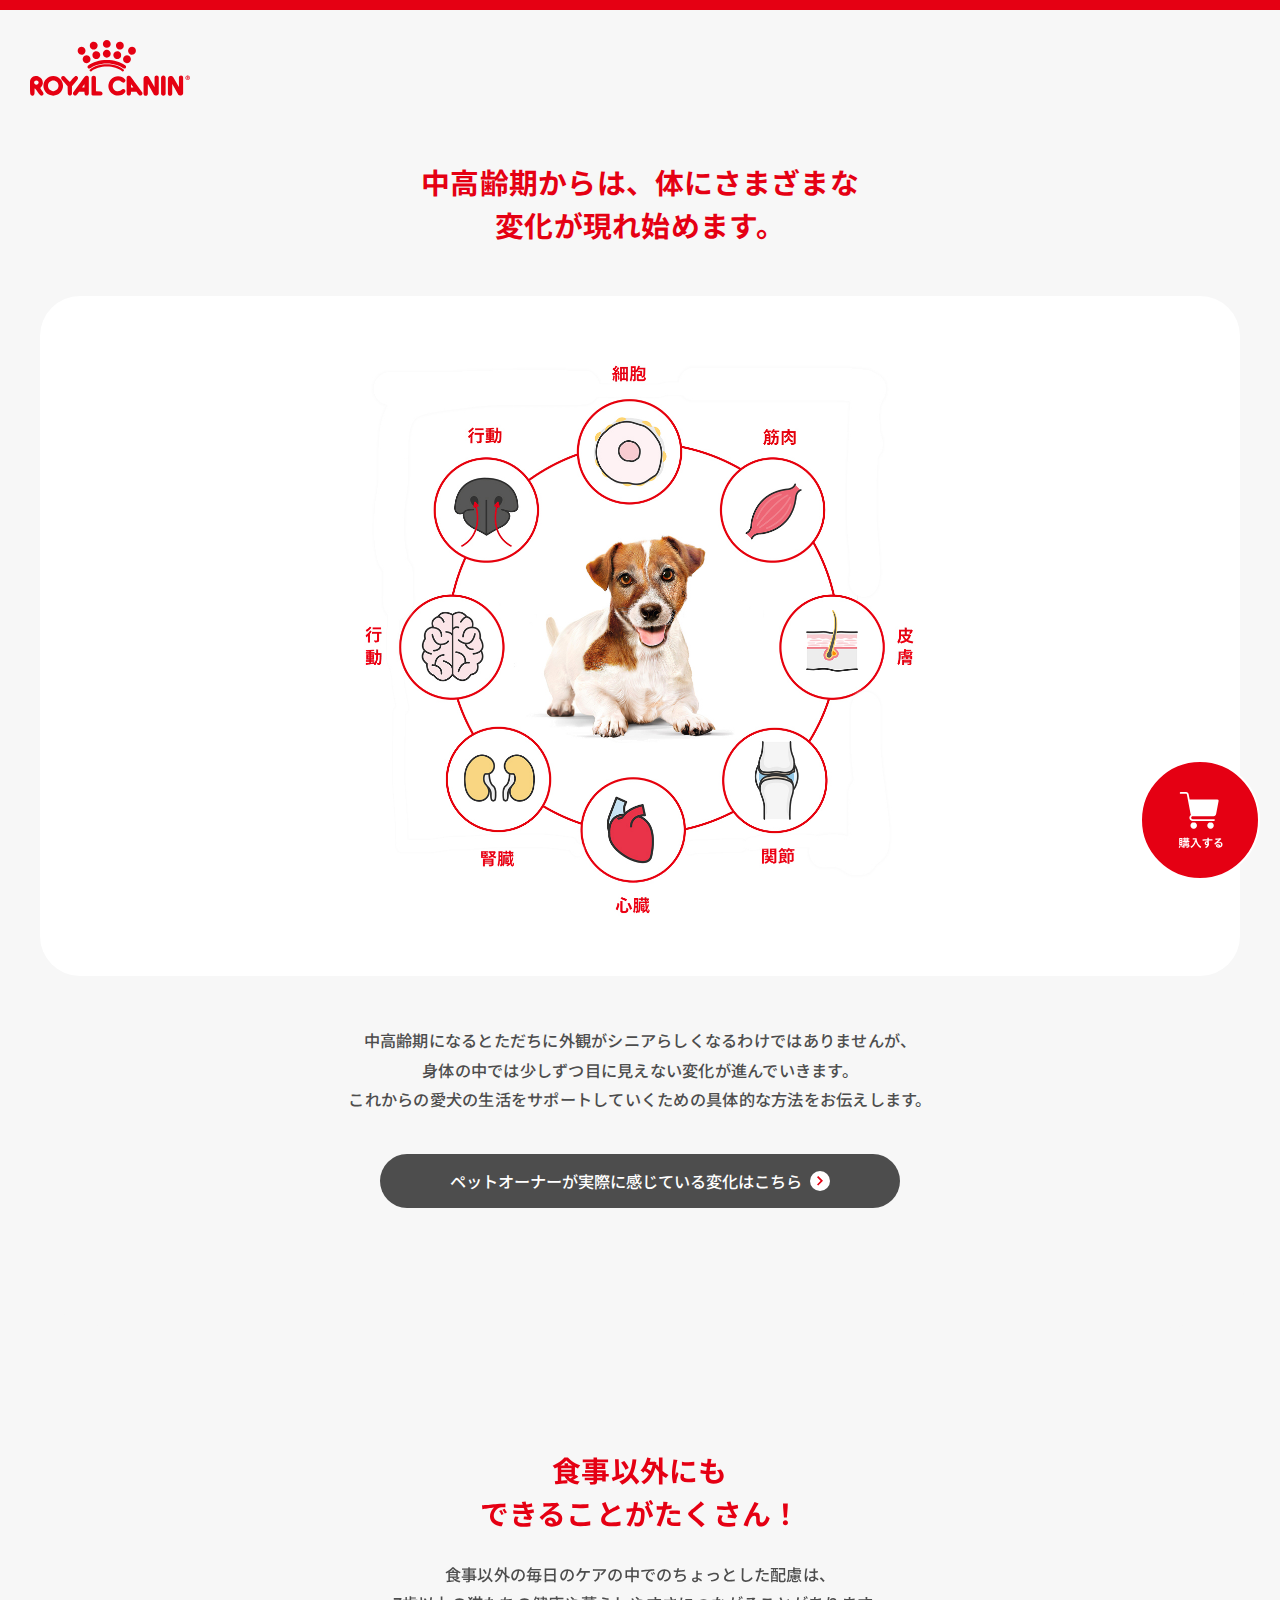
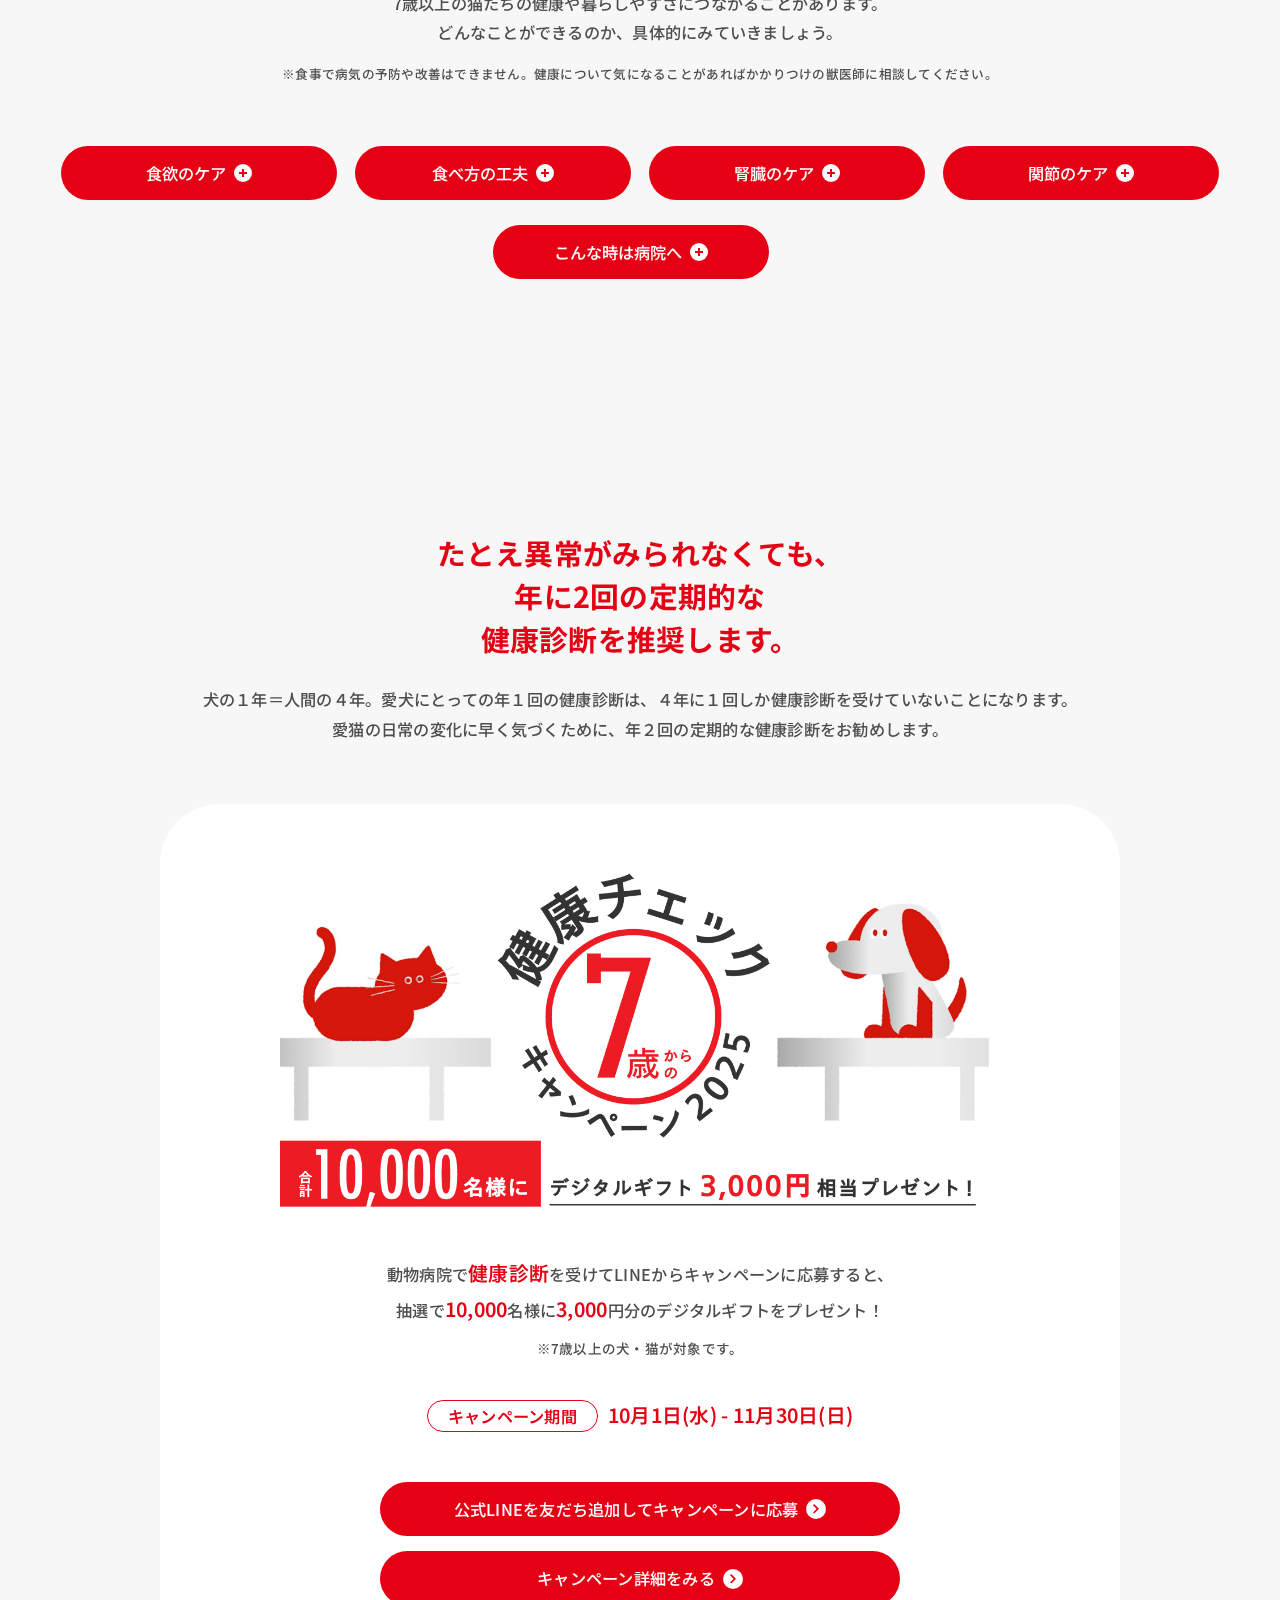
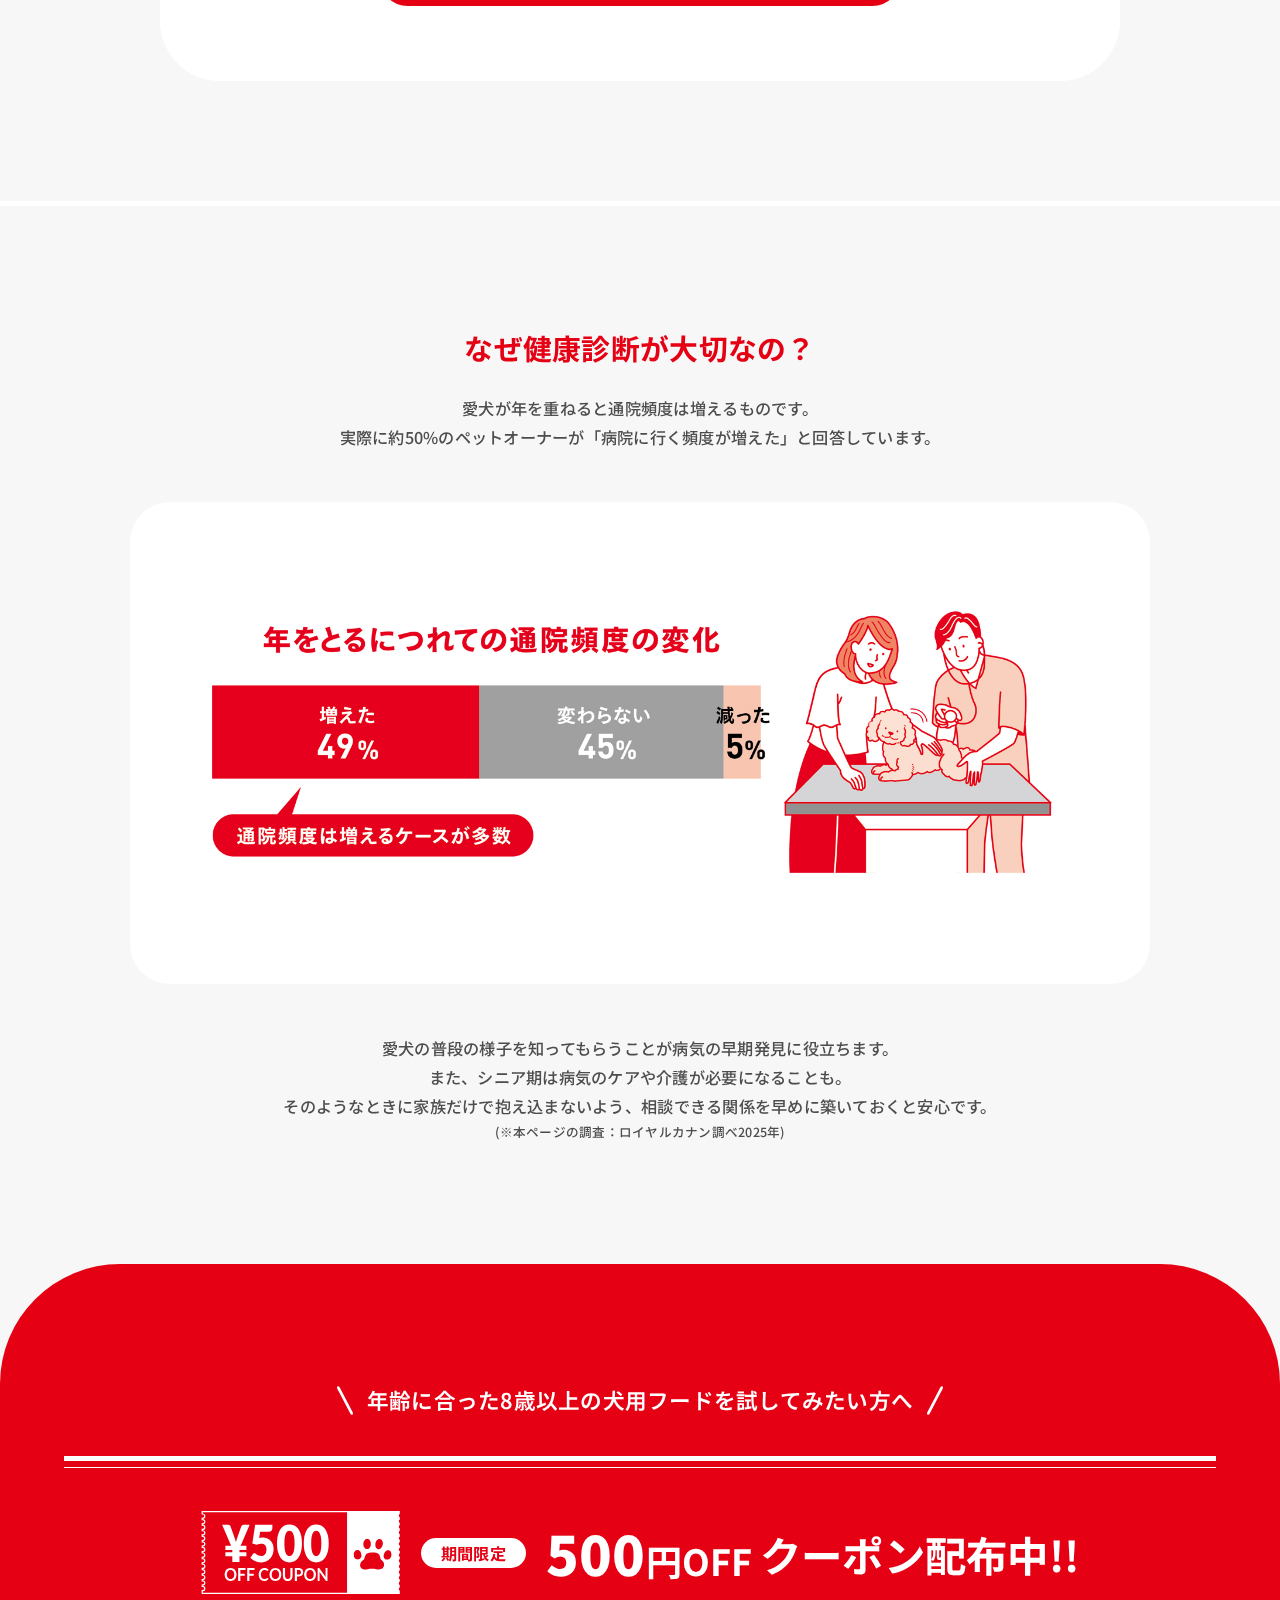
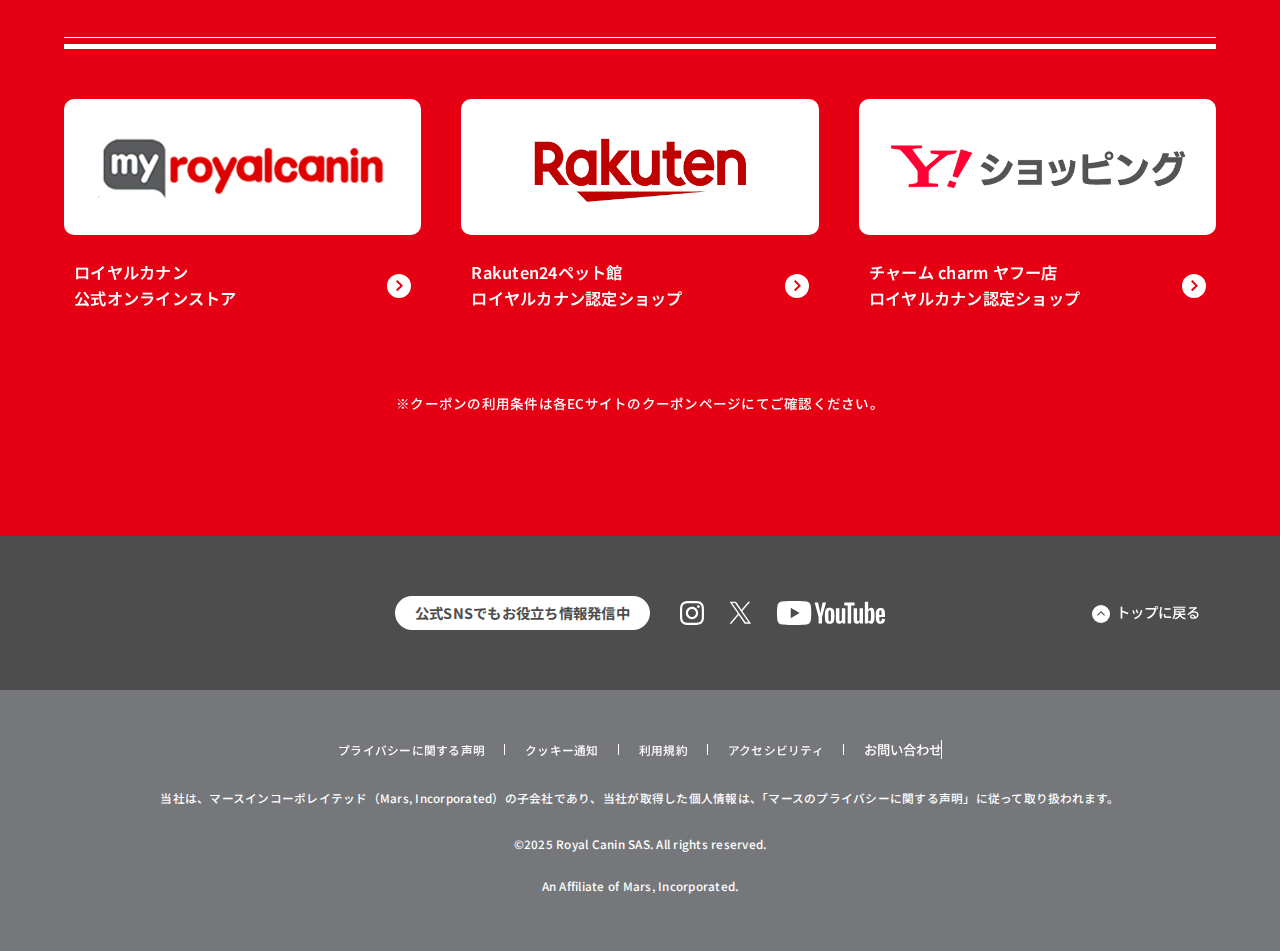
<file: index2.html>
<!doctype html>
<html style="--wHeight: 100vh; --wHeightPx: 100vh; --scroll: 0; --wHeightFixedPx: 100vh;">

<head>
	<meta charset="UTF-8">
	<meta name="viewport" content="width=device-width, initial-scale=1">
	<link rel="canonical" href="https://demo.noske.design/agingLP">
	<title>ずっと元気でいるために7歳から始める健康ケア｜ロイヤルカナン ヘルシーエイジングキャンペーン</title>
	<meta name="description" content="７歳をすぎると猫の身体の内側では見えない老化が始まっています。ロイヤルカナンは猫の健やかな一生に寄り添い、ライフステージごとの健康ケア情報をお届けします。">
	<link href="assets/img/icon/favicon.ico" rel="apple-touch-icon" sizes="200x200">
	<link rel="shortcut icon" type="image/x-icon" href="assets/img/icon/favicon.ico">
	<meta property="og:type" content="article">
	<meta property="og:image" content="assets/img/ogp/ogp.jpg">
	<meta property="og:url" content="https://demo.noske.design/agingLP">
	<meta property="og:locale" content="ja_JP">
	<meta property="og:type" content="article">
	<meta property="og:title" content="ずっと元気でいるために7歳から始める健康ケア｜ロイヤルカナン ヘルシーエイジングキャンペーン">
	<meta property="og:description" content="７歳をすぎると猫の身体の内側では見えない老化が始まっています。ロイヤルカナンは猫の健やかな一生に寄り添い、ライフステージごとの健康ケア情報をお届けします。">
	<meta property="og:url" content="https://demo.noske.design/agingLP">
	<meta property="og:site_name" content="ずっと元気でいるために7歳から始める健康ケア｜ロイヤルカナン ヘルシーエイジングキャンペーン">
	<meta name="twitter:card" content="summary">
	<meta name="twitter:description" content="７歳をすぎると猫の身体の内側では見えない老化が始まっています。ロイヤルカナンは猫の健やかな一生に寄り添い、ライフステージごとの健康ケア情報をお届けします。">
	<meta name="twitter:title" content="ずっと元気でいるために7歳から始める健康ケア｜ロイヤルカナン ヘルシーエイジングキャンペーン">
	<link rel="preconnect" href="https://fonts.googleapis.com">
	<link rel="preconnect" href="https://fonts.gstatic.com" crossorigin>
	<link href="https://fonts.googleapis.com/css2?family=Noto+Sans+JP:wght@100..900&display=swap" rel="stylesheet">
	<link rel="stylesheet" href="assets/css/style.css?ver240923">
</head>

<body style="background: #F7F7F7">
	<header>
		<div class="header_logo">
			<img src="assets/img/h_logo.svg">
		</div>
	</header>
	<article id="agingLP" class="page-aging-lp">
		<section class="section-main2">
			<div class="section_inner">
				<div class="comp-section-title">
					<h2 class="section_ttl">中高齢期からは、体にさまざまな<br>変化が現れ始めます。</h2>
					<div class="main_image">
						<img src="assets/img/main_image2.jpg">
					</div>
					<div class="ttl_description">
						<p><span>中高齢期になるとただちに外観がシニアらしくなるわけではありませんが、</span><span>身体の中では少しずつ目に見えない変化が進んでいきます。</span><span>これからの愛犬の生活をサポートしていくための具体的な方法をお伝えします。</span></p>
					</div>
					<div class="button_wrapper">
						<div class="button_item">
							<button>
								<span class="txt">ペットオーナーが実際に<br>感じている変化はこちら</span>
								<span class="caret">
									<svg viewBox="0 0 3.56 5.71">
										<path class="cls-1" d="M.36.35l2.5,2.53L.36,5.35"></path>
									</svg>
								</span>
							</button>
						</div>
					</div>
				</div>
			</div>
		</section>
		<section class="section-care-detail">
			<div class="section_inner">
				<div class="comp-section-title">
					<h2 class="section_ttl">食事以外にも<br>できることがたくさん！</h2>
					<div class="ttl_description">
						<p><span>食事以外の毎日のケアの中でのちょっとした配慮は、</span><span>7歳以上の猫たちの健康や暮らしやすさにつながることがあります。</span><span>どんなことができるのか、具体的にみていきましょう。</span></p>
						<p class="small">※食事で病気の予防や改善はできません。健康について気になることがあればかかりつけの獣医師に相談してください。</p>
					</div>
				</div>
				<div class="comp-care-buttons">
					<div class="button_item">
						<button class="func-modal" linkurl="#contents04">
							<span class="txt">食欲のケア</span>
							<span class="caret"></span>
						</button>
					</div>
					<div class="button_item">
						<button class="func-modal" linkurl="#contents05">
							<span class="txt">食べ方の工夫</span>
							<span class="caret"></span>
						</button>
					</div>
					<div class="button_item">
						<button class="func-modal" linkurl="#contents06">
							<span class="txt">腎臓のケア</span>
							<span class="caret"></span>
						</button>
					</div>
					<div class="button_item">
						<button class="func-modal" linkurl="#contents07">
							<span class="txt">関節のケア</span>
							<span class="caret"></span>
						</button>
					</div>
					<div class="button_item">
						<button class="func-modal" linkurl="#contents08">
							<span class="txt">こんな時は病院へ</span>
							<span class="caret"></span>
						</button>
					</div>
				</div><!-- comp-care-buttons -->
			</div><!-- section_inner -->
		</section>
		<section id="healthCareWrap" class="section-healthcare">
			<div class="section_inner">
				<div class="comp-section-title">
					<h2 class="section_ttl">たとえ異常がみられなくても、<br>年に2回の定期的な<br>健康診断を推奨します。</h2>
					<div class="ttl_description">
						<p>犬の１年＝人間の４年。愛犬にとっての年１回の健康診断は、４年に１回しか健康診断を受けていないことになります。<span>愛猫の日常の変化に早く気づくために、年２回の定期的な健康診断をお勧めします。</span></p>
					</div>
				</div>
				<div class="comp-banner-wrapper">
					<div class="banner_img">
						<img src="assets/img/banner_img.jpg">
					</div>
					<div class="banner_desc">
						<p>動物病院で<span>健康診断</span>を受けてLINEからキャンペーンに応募すると、<br>抽選で<span>10,000</span>名様に<span>3,000</span>円分のデジタルギフトをプレゼント！</p>
						<p class="small">※7歳以上の犬・猫が対象です。</p>
					</div>
					<div class="campaign_duration">
						<span class="ttl">キャンペーン期間</span>
						<p class="date">10月1日(水) - 11月30日(日)</p>
					</div>
					<div class="button_wrapper">
						<div class="button_item">
							<a target="_blank" href="https://page.line.me/794vsueq">
								<span class="txt">公式LINEを友だち追加して<br>キャンペーンに応募</span>
								<span class="caret">
									<svg viewBox="0 0 3.56 5.71">
										<path class="cls-1" d="M.36.35l2.5,2.53L.36,5.35"></path>
									</svg>
								</span>
							</a>
						</div>
						<div class="button_item">
							<a target="_blank" href="https://portal.v.royalcanin.jp/cp/7hc/2025/">
								<span class="txt">キャンペーン詳細をみる</span>
								<span class="caret">
									<svg viewBox="0 0 3.56 5.71">
										<path class="cls-1" d="M.36.35l2.5,2.53L.36,5.35"></path>
									</svg>
								</span>
							</a>
						</div>
					</div><!-- button_wrapper -->
				</div><!-- banner_wrapper -->
			</div><!-- section_inner -->
		</section>
		<section class="section-shindan">
			<div class="section_inner">
				<div class="comp-section-title">
					<h2 class="section_ttl">なぜ健康診断が大切なの？</h2>
					<div class="ttl_description">
						<p>愛犬が年を重ねると通院頻度は増えるものです。<span>実際に約50%のペットオーナーが「病院に行く頻度が増えた」と回答しています。</span></p>
					</div>
				</div>
				<div class="shindan_img">
					<img src="assets/img/shindan_graph.jpg">
				</div>
				<div class="comp-section-title">
					<div class="ttl_description">
						<p>愛犬の普段の様子を知ってもらうことが病気の早期発見に役立ちます。<span>また、シニア期は病気のケアや介護が必要になることも。</span><span>そのようなときに家族だけで抱え込まないよう、相談できる関係を早めに築いておくと安心です。</span><span class="small">(※本ページの調査：ロイヤルカナン調べ2025年)</span></p>
					</div>
				</div>
			</div><!-- section_inner -->
		</section>
		<section class="section-qoupon-wrap02 comp-coupon-wrap">
			<div class="section_inner">
				<div class="coupon_wrap_inner">
					<div class="coupon_ttl_upper"><span>年齢に合った8歳以上の犬用<br>フードを試してみたい方へ​</span></div>
					<div class="coupon_img_wrap">
						<div class="coupon_img">
							<img src="assets/img/coupon_img.svg">
						</div>
						<div class="counpon_txt_wrap">
							<h2 class="coupon_ttl"><span class="txt01">期間限定</span><span class="txt02"><strong>500</strong>円OFF</span><span class="txt03">クーポン配布中!!</span></h2>
						</div>
					</div><!-- coupon_img_wrap -->
					<div class="coupon_link_wrapper">
						<div class="link_item">
							<a target="_blank" href="https://shop.royalcanin.jp/news/agingcats2025?utm_campaign=25-q3-rc-jp-conversion-ageing-cat-adj-oth-d2c-edu&utm_medium=referral&utm_source=other&utm_content=but-x&utm_id=aging2025&utm_platform=other&utm_v=3">
								<span class="link_img">
									<img src="assets/img/link_img01.jpg">
								</span>
								<span class="link_txt">
									<span class="txt">ロイヤルカナン<br>公式オンラインストア</span>
									<span class="caret">
										<svg viewBox="0 0 3.56 5.71">
											<path class="cls-1" d="M.36.35l2.5,2.53L.36,5.35" />
										</svg>
									</span>
								</span>
							</a>
						</div>
						<div class="link_item">
							<a target="_blank" href="https://coupon.rakuten.co.jp/getCoupon?getkey=QUpHQS1SU0NLLVdTS1otRkI0Tg--">
								<span class="link_img">
									<img src="assets/img/link_img02.jpg">
								</span>
								<span class="link_txt">
									<span class="txt">Rakuten24ペット館<br>ロイヤルカナン認定ショップ</span>
									<span class="caret">
										<svg viewBox="0 0 3.56 5.71">
											<path class="cls-1" d="M.36.35l2.5,2.53L.36,5.35" />
										</svg>
									</span>
								</span>
							</a>
						</div>
						<div class="link_item">
							<a target="_blank" href="https://shopping.yahoo.co.jp/coupon/pet_diy_flower/M2M2MjE0YTI5NWQxYWUzNWI0OWIzZmYwMDll">
								<span class="link_img">
									<img src="assets/img/link_img03.jpg">
								</span>
								<span class="link_txt">
									<span class="txt">チャーム charm ヤフー店<br>ロイヤルカナン認定ショップ</span>
									<span class="caret">
										<svg viewBox="0 0 3.56 5.71">
											<path class="cls-1" d="M.36.35l2.5,2.53L.36,5.35" />
										</svg>
									</span>
								</span>
							</a>
						</div>
					</div>
					<div class="coupon_note">※クーポンの利用条件は各ECサイトのクーポンページにてご確認ください。</div>
				</div><!-- coupon_wrap_inner -->
			</div><!-- section_inner -->
		</section>
		<section class="section-sns">
			<div class="section_inner">
				<div class="sns_flex">
					<h2 class="sns_ttl">公式SNSでもお役立ち情報発信中</h2>
					<div class="sns_wrapper">
						<div class="sns_item">
							<a target="_blank" href="https://www.instagram.com/royalcaninjp/">
								<img src="assets/img/icon_instagram.svg">
							</a>
						</div>
						<div class="sns_item">
							<a target="_blank" href="https://x.com/royalcaninjp">
								<img src="assets/img/icon_x.svg">
							</a>
						</div>
						<div class="sns_item">
							<a target="_blank" href="https://www.youtube.com/channel/UCQXTnRyMogisuOplVz6KkJw">
								<img src="assets/img/icon_youtube.svg">
							</a>
						</div>
					</div><!-- sns_wrapper -->
				</div><!-- sns_flex -->
				<div class="pagetop_button">
					<button id="pagetopButtton">
						<span class="caret">
							<svg viewBox="0 0 7.14 4.28">
								<defs><style></style></defs>
								<path class="cls-1" d="M.35,3.92L3.6.71l3.18,3.21"/>
							</svg>
						</span>
						<span class="txt">トップに戻る</span>
					</button>
				</div>
			</div><!-- section_inner -->
		</section>
	</article>
	<div id="fixedCartButton" class="comp-fixed-cart-buton">
		<button jump="#couponWrap">
			<img src="assets/img/cart_button.svg">
		</button>
	</div>

	<div id="detailPop" class="comp-detail-pop">
		<button id="detailClose" class="pop_close"></button>
		<div id="profileBg" class="pop_bg"></div>
		<div id="detailInner" class="detail_wrap">
			<div id="lifeStage" class="detail_inner lifestage">
				<div class="copntent_wrap">
					<div class="content_item">
						<div class="img_wrap">
							<img src="assets/img/lifestage_img.jpg">
						</div>
					</div>
				</div><!-- copntent_wrap -->
			</div><!-- #contents01 -->
			<div id="contents01" class="detail_inner" style="display: none;">
				<h2 class="detail_ttl">フードの見直しの必要性</h2>
				<div class="copntent_wrap">
					<div class="content_item">
						<h3 class="content_ttl">
							<span class="icon"><span>1</span></span>
							<span class="txt">なぜ7歳で食事を見直すの？</span>
						</h3>
						<div class="content_desc">
							<p>小型犬の８歳は人の約46歳に相当します。40代後半といえば、脂っぽい食事が苦手になったり、体型維持のために運動が必要になるなど、若い頃との違いが感じられます。私たちは自分で食事内容を調整できますが、犬は自分で食べるものを選べません。愛犬のライフステージに最適な食事に切り替えることが、これからの愛犬の健康につながります。</p>
						</div>
						<div class="img_wrap">
							<img src="assets/img/detail_img01.jpg">
						</div>
					</div>
					<div class="content_item">
						<h3 class="content_ttl">
							<span class="icon">2</span>
							<span class="txt">シニアフードってどんな食事？</span>
						</h3>
						<div class="content_desc">
							<p>実は“シニアフード”には明確な定義や基準がありません。<br>一般的には消化のしやすさ・腎臓・関節などの健康維持に配慮がされています（<a href="/agingLPDog/index2.html">詳しくはこちら</a>)が、どの栄養成分をどれくらいの量にするかは会社ごとに決められています。だからこそ栄養成分の量などをしっかり調べて、愛犬の健康ケアのために納得できる製品を選びましょう。</p>
						</div>
					</div>
					<div class="content_item">
						<h3 class="content_ttl">
							<span class="icon">3</span>
							<span class="txt">ロイヤルカナンの食事とは？</span>
						</h3>
						<div class="content_desc">
							<p>ロイヤルカナンは1986年の創業以来、一貫して「Dog＆Cat First　すべては犬と猫のために」という理念のもと、獣医師・ブリーダーなどの専門家とともに製品開発を行ってきました。きめ細やかな栄養バランスで品種・年齢・ライフスタイルに応じた295 種※の豊富な製品ラインナップを用意しています。(※2025年3月時点)</p>
						</div>
					</div>
				</div><!-- copntent_wrap -->
			</div><!-- #contents01 -->
			<div id="contents02" class="detail_inner" style="display: none;">
				<h2 class="detail_ttl">中・高齢期の食事の特徴</h2>
				<div class="copntent_wrap">
					<div class="content_item">
						<div class="content_desc">
							<p>身体の変化に対応した健康サポートのための工夫がたくさんされています。代表的なものを紹介します。</p>
						</div>
						<div class="img_wrap">
							<img src="assets/img/detail_img02.jpg">
						</div>
					</div>
					<div class="content_item">
						<h3 class="content_ttl">
							<span class="icon">1</span>
							<span class="txt">腎臓のケア</span>
						</h3>
						<div class="content_desc">
							<p>腎臓は“沈黙の臓器”と呼ばれるほど不調のサインを表に出しません。腎臓の健康に配慮して、8歳以上の中・高齢期用製品ではリンの量を控えめに調整しています。</p>
						</div>
					</div>
					<div class="content_item">
						<h3 class="content_ttl">
							<span class="icon">2</span>
							<span class="txt">関節のケア</span>
						</h3>
						<div class="content_desc">
							<p>関節の健康をサポートするためにグルコサミン・コンドロイチンを配合。8歳を超えても健康的で自然な動きを応援します。</p>
						</div>
					</div>
					<div class="content_item">
						<h3 class="content_ttl">
							<span class="icon">3</span>
							<span class="txt">抗酸化物質</span>
						</h3>
						<div class="content_desc">
							<p>ビタミンC・ビタミンE・ルテイン・タウリンなどの抗酸化物質で健康を保ち免疫力を維持します。抗酸化物質は複数の種類を組み合わせることで相乗効果を得ることができます。</p>
						</div>
						<div class="img_wrap">
							<img src="assets/img/detail_img03.jpg">
						</div>
					</div>
				</div><!-- copntent_wrap -->
			</div><!-- #contents02 -->
			<div id="contents03" class="detail_inner" style="display: none;">
				<h2 class="detail_ttl">シニアフード、誤解していませんか？</h2>
				<div class="copntent_wrap">
					<div class="content_item">
						<h3 class="content_ttl">
							<span class="icon">1</span>
							<span class="txt">栄養は十分</span>
						</h3>
						<div class="content_desc">
							<p>総合栄養食の基準をクリアしているため栄養不足の心配はありません。ビタミンC、ビタミンEなど、成犬用のフードよりも増強されている栄養素もあります。</p>
						</div>
						<div class="img_wrap">
							<img src="assets/img/detail_img04.jpg">
						</div>
					</div>
					<div class="content_item">
						<h3 class="content_ttl">
							<span class="icon">2</span>
							<span class="txt">おいしさにもこだわっています</span>
						</h3>
						<div class="content_desc">
							<p>嗅覚は年とともに低下していき、食事への興味がわきづらくなることも。そんな状態に配慮して、7歳以上用の食事は嗜好性の高い原材料を使用して食欲を刺激します。どんなに栄養成分にこだわっても、食べてもらえないと栄養を届けることはできません。おいしく食べてもらえるように工夫することで、必要な栄養を摂取してもらい高齢期の健康を維持します。</p>
						</div>
						<div class="img_wrap">
							<img src="assets/img/detail_img05.jpg">
						</div>
					</div>
					<div class="content_item">
						<h3 class="content_ttl">
							<span class="icon">3</span>
							<span class="txt">まだ元気だから不要？</span>
						</h3>
						<div class="content_desc">
							<p>いいえ、老化は身体の内側から気付かない間に進行します。老化のサインが見られる前から食事によるケアを始めることで、これからの健康的な生活をサポートすることができます。</p>
						</div>
						<div class="img_wrap">
							<img src="assets/img/detail_img06.jpg">
						</div>
					</div>
				</div><!-- copntent_wrap -->
			</div><!-- #contents02 -->
			<div id="contents04" class="detail_inner" style="display: none;">
				<h2 class="detail_ttl">シニアフードの実際のところ</h2>
				<div class="copntent_wrap">
					<div class="content_item">
						<h3 class="content_ttl">
							<span class="icon">1</span>
							<span class="txt">みんな食事を切り替えているの？</span>
						</h3>
						<div class="content_desc">
							<p>まず、愛犬のライフステージの変化にともない食事を切り替えているかききました。結果、シニアフードに切り替えている割合は20％と低い水準にとどまりました。</p>
						</div>
					</div>
					<div class="content_item">
						<h3 class="content_ttl">
							<span class="icon">2</span>
							<span class="txt">切り替えない理由は？</span>
						</h3>
						<div class="content_desc">
							<p>次に愛犬が中・高齢期になってもアダルトフードを継続しているペットオーナーに、シニアフードについてきくと、「関心はあり、もっと情報がほしい」という回答が最多となり、シニアフードの特徴がまだまだ理解されていない実態が明らかになりました。</p>
						</div>
					</div>
					<div class="content_item">
						<h3 class="content_ttl">
							<span class="icon">3</span>
							<span class="txt">シニアフードに望むこと</span>
						</h3>
						<div class="content_desc">
							<p>では、どのような配慮がされていると魅力的に感じるのでしょうか。今回の調査では、魅力に感じるシニアフードの特徴として「消化のしやすさ」 「健康的な免疫の維持」 「体重管理」 という声が多くきかれました。愛犬の健康のためにどのような栄養素が役立つか調べてみるといいでしょう。</p>
						</div>
						<div class="img_wrap">
							<img src="assets/img/detail_img08.jpg">
						</div>
					</div>
				</div><!-- copntent_wrap -->
			</div><!-- #contents02 -->
		</div><!-- profile_wrap -->
	</div>
	<footer class="footer">
		<div class="footerBox">
			<ul class="footerMenuList">
				<li class="footerMenuItem">
					<a href="https://www.mars.com/privacy-policy-japanese" target="_blank" rel="noopener noreferrer">プライバシーに関する声明</a>
				</li>
				<li class="footerMenuItem">
					<a href="https://www.mars.com/privacy-policy-japanese#cookies" target="_blank" rel="noopener noreferrer">クッキー通知</a>
				</li>
				<li class="footerMenuItem">
					<a href="https://www.mars.com/legal-japan" target="_blank" rel="noopener noreferrer">利用規約</a>
				</li>
				<li class="footerMenuItem">
					<a href="https://www.mars.com/accessibility" target="_blank" rel="noopener noreferrer">アクセシビリティ</a>
				</li>
				<li id="openModalContact" class="footerMenuItem">
					<button class="contactModalStyle pointer">
						<p>お問い合わせ</p>
					</button>
				</li>
				<div id="contactModal" class="modal" style="display: none;">
					<div class="modalContent">
						<span id="contactModalCloseBtn" class="close">×</span>
						<p class="contactModalTit">
							ロイヤルカナン
							<br class="spBr">ニュースレターお問い合わせ窓口
						</p>
						<div class="contactModalTxtBox">
							<p class="contactModalTelTxt">電話　0120-068-856</p>
							<p class="contactModalDateTit">
								受付時間：月～金 11：00～16：00
							</p>
						</div>
						<p class="contactModalDayOffTit">
							※土曜・日曜・祝日・弊社指定定休日など除く
						</p>
					</div>
				</div>
			</ul>
			<p class="footerMessage">
				当社は、マースインコーポレイテッド（Mars,
				Incorporated）の子会社であり、当社が取得した個人情報は、「マースのプライバシーに関する声明」に従って取り扱われます。
			</p>
			<p class="copyRight">
				©2025 Royal Canin SAS. All rights reserved.
			</p>
			<p class="copyRightMessage">An Affiliate of Mars, Incorporated.</p>
		</div><!-- footerBox -->
	</footer>
</body>
<script type="text/javascript" src="assets/js/jquery-3.3.1.min.js"></script>
<script type="text/javascript" src="assets/js/layout.js?ver240923"></script>

</html>
</file>
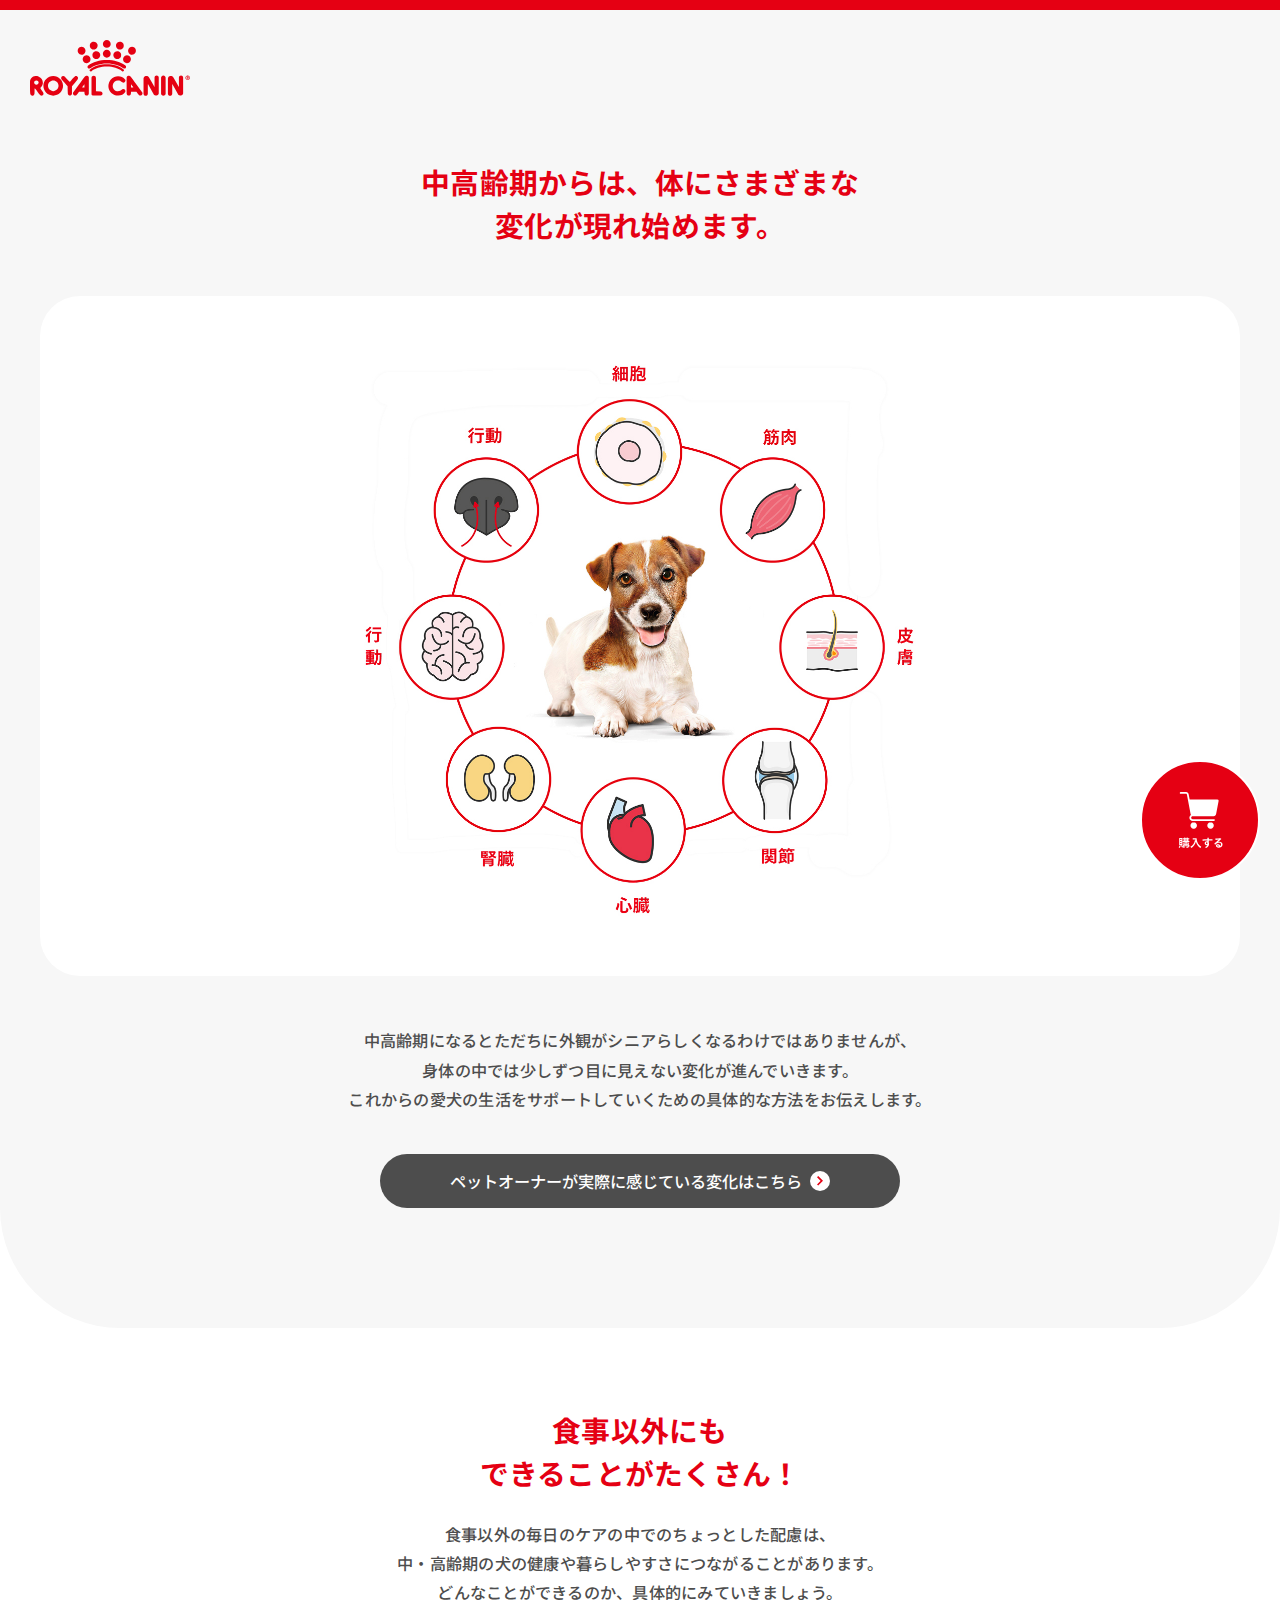
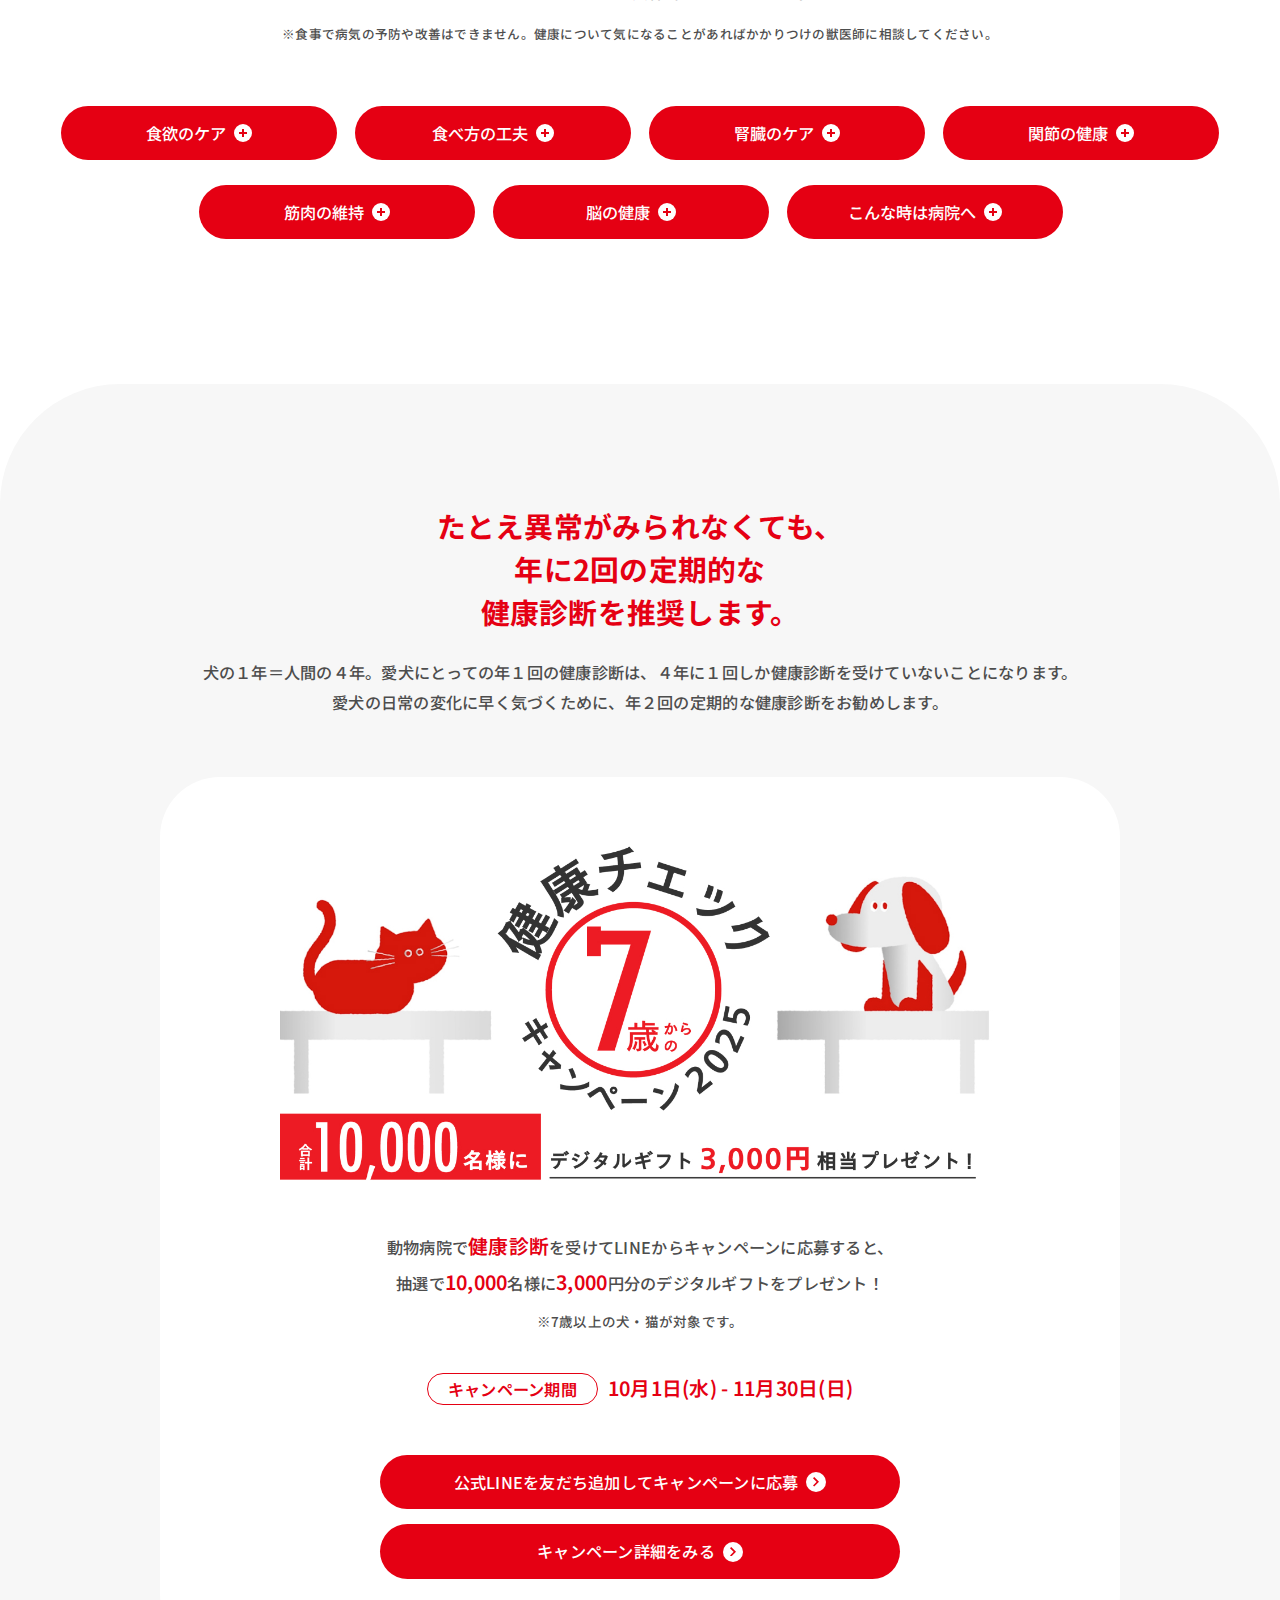
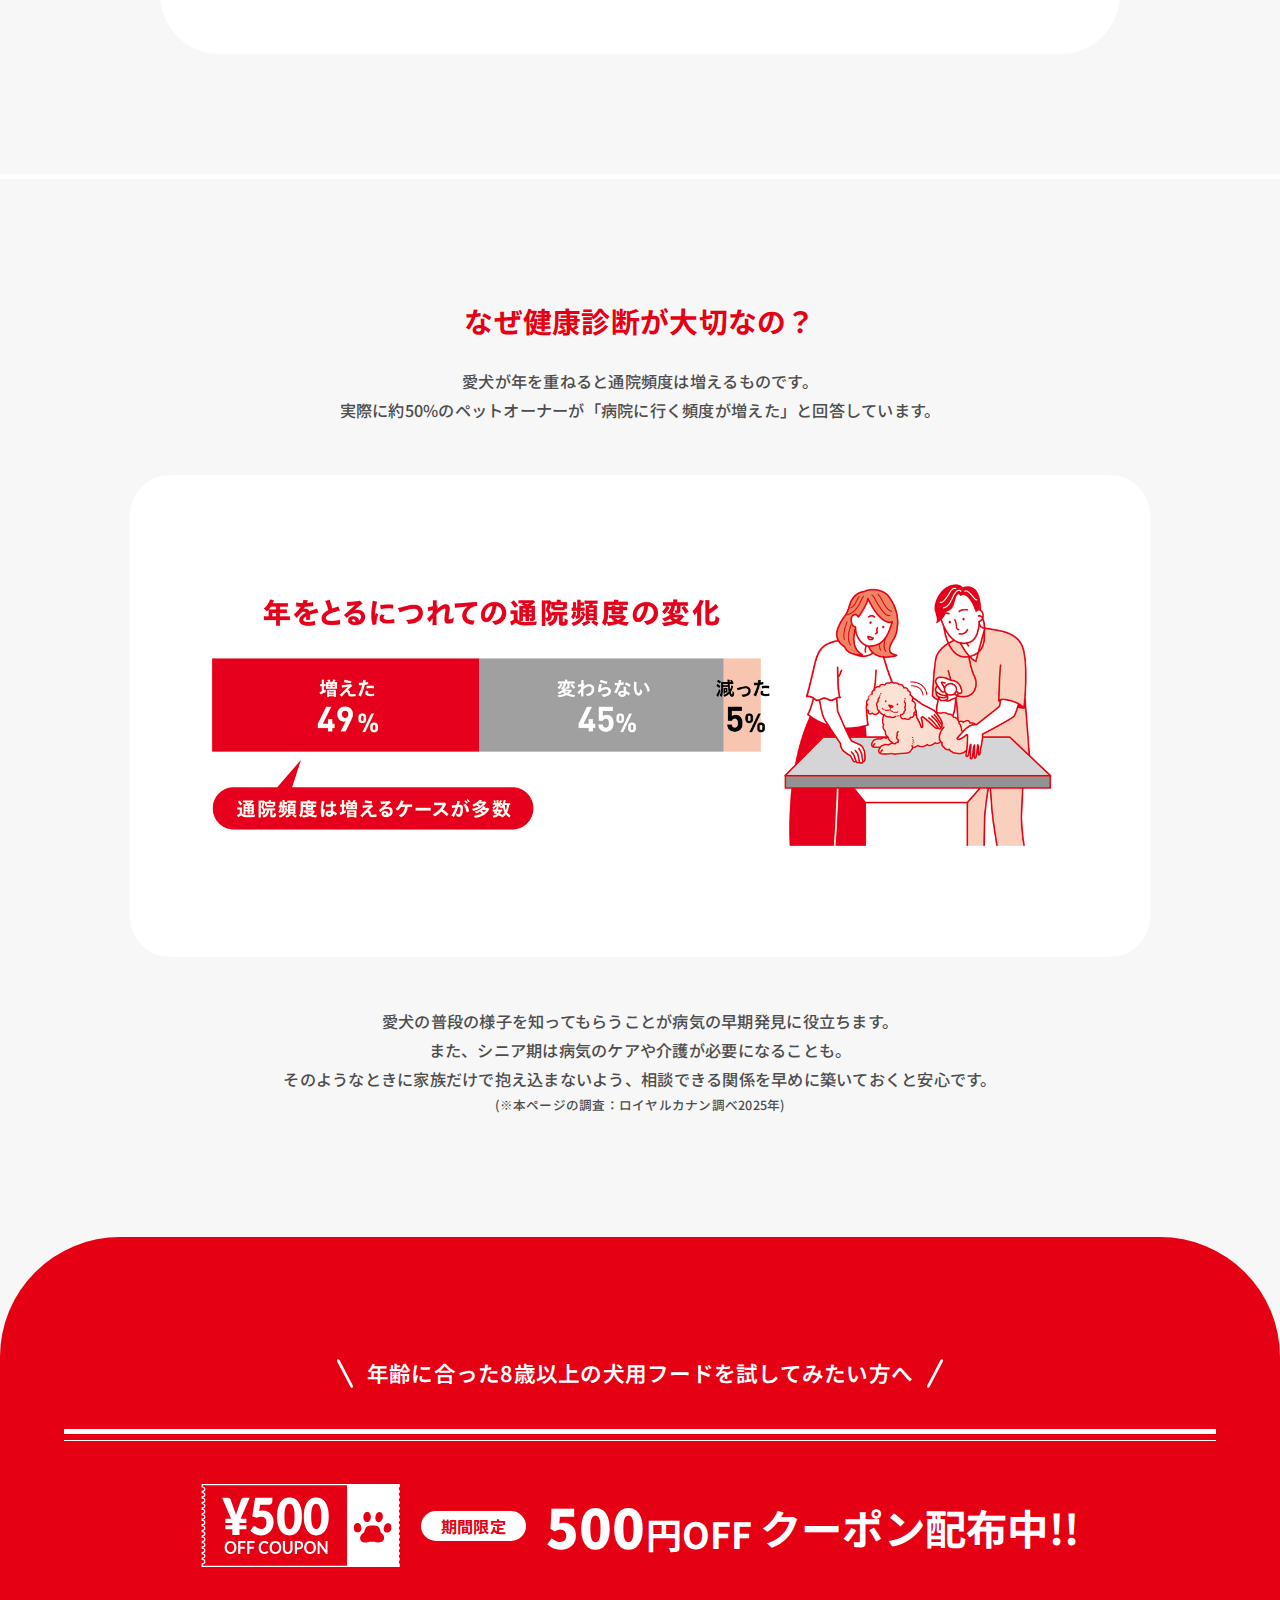
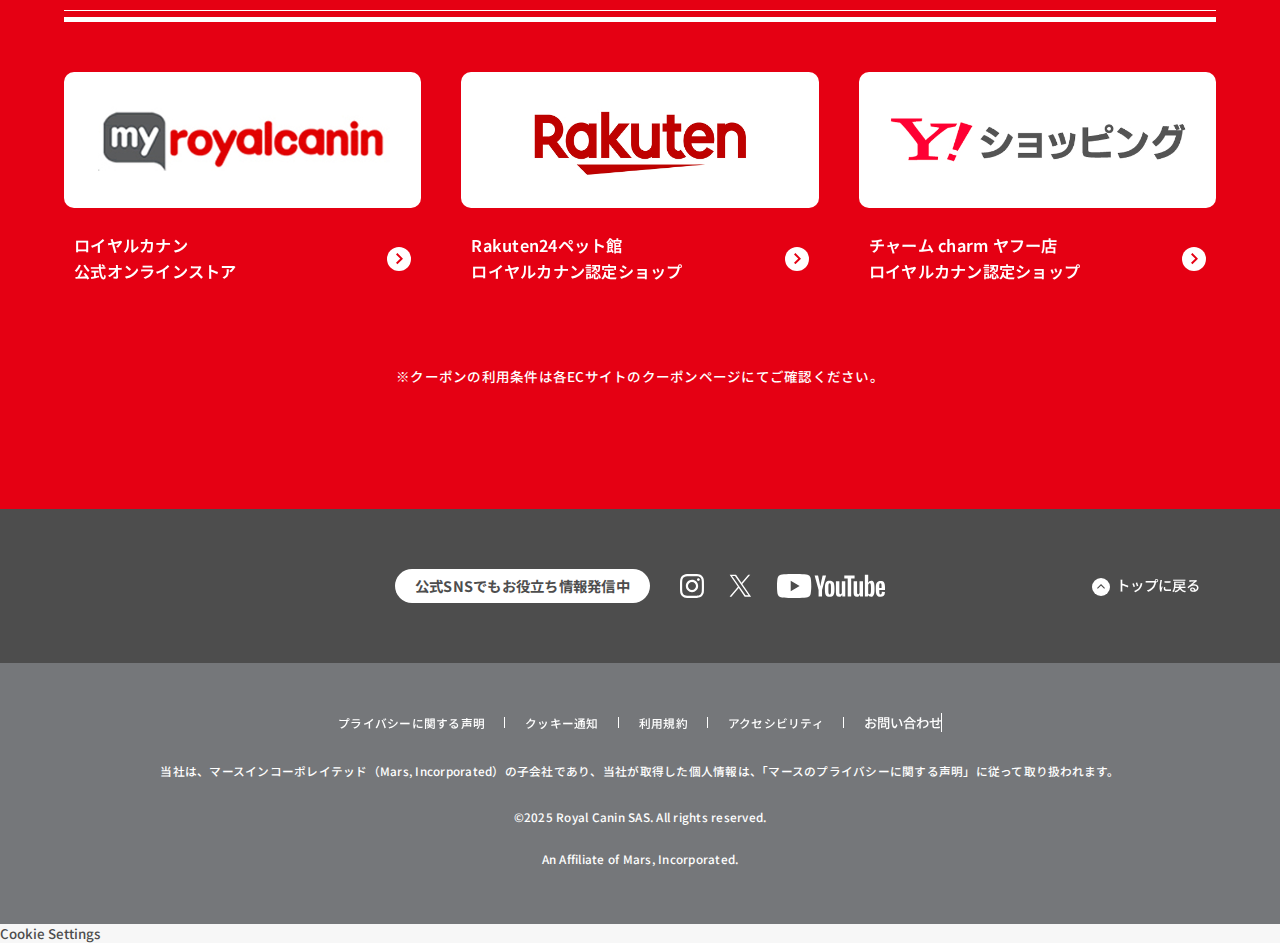
<file: index2_dog_care_wm.html>
<!doctype html>
<html lang="ja" style="--wHeight: 100vh; --wHeightPx: 100vh; --scroll: 0; --wHeightFixedPx: 100vh;">

<head>
<!-- Global dataLayer, DO NOT REMOVE -->
	<script>
		var dataLayer = window.dataLayer = window.dataLayer || [];
		dataLayer.push({
			event: "datalayerLoaded",
			site: {
				"id": "RCJPPP2", // constant
				"environment": "prd", // dynamic
				"country": "JP" // constant (alpha-2 code)
			}
		});
	</script>
	<!-- End dataLayer -->

	<!-- OneTrust cookie banner, DO NOT REMOVE -->
	<script src="https://cdn.cookielaw.org/scripttemplates/otSDKStub.js" data-document-language="true"
		type="text/javascript" charset="UTF-8" data-domain-script="0191ff63-4704-7102-851c-36a7883d3e64"></script>
	<script type="text/javascript">function OptanonWrapper() { }</script>
	<!-- End OneTrust cookie banner -->

	<!-- Global Google Analytics script, DO NOT REMOVE -->
	<script type="text/javascript"
		src="https://prd-eus2-rc-df-analytics-gtm.azurewebsites.net/consent-management/global-script.js"
		id="global-script"></script>
	<!-- End Global Google Analytics script -->

	<!--Local Google Tag Manager -->
	<script>(function (w, d, s, l, i) {
			w[l] = w[l] || []; w[l].push({
				'gtm.start':
					new Date().getTime(), event: 'gtm.js'
			}); var f = d.getElementsByTagName(s)[0],
				j = d.createElement(s), dl = l != 'dataLayer' ? '&l=' + l : ''; j.async = true; j.src =
					'https://www.googletagmanager.com/gtm.js?id=' + i + dl; f.parentNode.insertBefore(j, f);
		})(window, document, 'script', 'dataLayer', 'GTM-NWC6QVGF');</script>
	<!-- End Local Google Tag Manager -->

	<!-- Local Microsoft clarity -->
<script type="text/javascript">
    (function(c,l,a,r,i,t,y){
        c[a]=c[a]||function(){(c[a].q=c[a].q||[]).push(arguments)};
        t=l.createElement(r);t.async=1;t.src="https://www.clarity.ms/tag/"+i;
        y=l.getElementsByTagName(r)[0];y.parentNode.insertBefore(t,y);
    })(window, document, "clarity", "script", "tqj29icu9z");
</script>
	<!-- End Local Microsoft clarity -->

	<meta charset="UTF-8">
	<meta name="viewport" content="width=device-width, initial-scale=1">
	<link rel="canonical" href="https://campaign.royalcanin.jp/brand/healthy-ageing/2025/dogs/care">
	<title>獣医師が教える8歳から始める健康ケア｜ロイヤルカナン ヘルシーエイジングキャンペーン</title>
	<meta name="description" content="8歳をすぎると犬の身体の内側では見えない老化が始まっています。ロイヤルカナンは犬の健やかな一生に寄り添い、ライフステージごとの健康ケア情報をお届けします。">
	<link href="assets/img/icon/favicon.ico" rel="apple-touch-icon" sizes="200x200">
	<link rel="shortcut icon" type="image/x-icon" href="assets/img/icon/favicon.ico">
	<meta property="og:type" content="article">
	<meta property="og:image" content="assets/img/ogp/ogp.jpg">
	<meta property="og:url" content="https://campaign.royalcanin.jp/brand/healthy-ageing/2025/dogs/care">
	<meta property="og:locale" content="ja_JP">
	<meta property="og:type" content="article">
	<meta property="og:title" content="ずっと元気でいるために7歳から始める健康ケア｜ロイヤルカナン ヘルシーエイジングキャンペーン">
	<meta property="og:description" content="8歳をすぎると犬の身体の内側では見えない老化が始まっています。ロイヤルカナンは犬の健やかな一生に寄り添い、ライフステージごとの健康ケア情報をお届けします。">
	<meta property="og:url" content="https://campaign.royalcanin.jp/brand/healthy-ageing/2025/dogs/care">
	<meta property="og:site_name" content="ずっと元気でいるために7歳から始める健康ケア｜ロイヤルカナン ヘルシーエイジングキャンペーン">
	<meta name="twitter:card" content="summary">
	<meta name="twitter:description" content="8歳をすぎると犬の身体の内側では見えない老化が始まっています。ロイヤルカナンは犬の健やかな一生に寄り添い、ライフステージごとの健康ケア情報をお届けします。">
	<meta name="twitter:title" content="ずっと元気でいるために7歳から始める健康ケア｜ロイヤルカナン ヘルシーエイジングキャンペーン">
	<link rel="preconnect" href="https://fonts.googleapis.com">
	<link rel="preconnect" href="https://fonts.gstatic.com" crossorigin>
	<link href="https://fonts.googleapis.com/css2?family=Noto+Sans+JP:wght@100..900&display=swap" rel="stylesheet">
	<link rel="stylesheet" href="assets/css/style.css?ver241014_1700">
</head>

<body style="background: #F7F7F7">
<!-- Google Tag Manager (noscript) -->
	<noscript><iframe src="https://www.googletagmanager.com/ns.html?id=GTM-NWC6QVGF" height="0" width="0"
			style="display:none;visibility:hidden"></iframe></noscript>
	<!-- End Google Tag Manager (noscript) -->

	<header>
		<div class="header_logo">
			<img src="assets/img/h_logo.svg">
		</div>
	</header>
	<article id="agingLP" class="page-aging-lp">
		<section class="section-main2">
			<div class="section_inner">
				<div class="comp-section-title">
					<h2 class="section_ttl">中高齢期からは、体にさまざまな<br>変化が現れ始めます。</h2>
					<div class="main_image">
						<img src="assets/img/main_image2.jpg">
					</div>
					<div class="ttl_description">
						<p><span>中高齢期になるとただちに外観がシニアらしくなるわけではありませんが、</span><span>身体の中では少しずつ目に見えない変化が進んでいきます。</span><span>これからの愛犬の生活をサポートしていくための具体的な方法をお伝えします。</span></p>
					</div>
					<div class="button_wrapper">
						<div class="button_item">
							<button class="func-modal" linkurl="#henkaImage">
								<span class="txt">ペットオーナーが実際に<br>感じている変化はこちら</span>
								<span class="caret">
									<svg viewBox="0 0 3.56 5.71">
										<path class="cls-1" d="M.36.35l2.5,2.53L.36,5.35"></path>
									</svg>
								</span>
							</button>
						</div>
					</div>
				</div>
			</div>
		</section>
		<section class="section-care-detail2">
			<div class="section_inner">
				<div class="comp-section-title">
					<h2 class="section_ttl">食事以外にも<br>できることがたくさん！</h2>
					<div class="ttl_description">
						<p><span>食事以外の毎日のケアの中でのちょっとした配慮は、</span><span>中・高齢期の犬の健康や暮らしやすさにつながることがあります。</span><span>どんなことができるのか、具体的にみていきましょう。</span></p>
						<p class="small">※食事で病気の予防や改善はできません。健康について気になることがあればかかりつけの獣医師に相談してください。</p>
					</div>
				</div>
				<div class="comp-care-buttons">
					<div class="button_item">
						<button class="func-modal" linkurl="#contents05">
							<span class="txt">食欲のケア</span>
							<span class="caret"></span>
						</button>
					</div>
					<div class="button_item">
						<button class="func-modal" linkurl="#contents06">
							<span class="txt">食べ方の工夫</span>
							<span class="caret"></span>
						</button>
					</div>
					<div class="button_item">
						<button class="func-modal" linkurl="#contents07">
							<span class="txt">腎臓のケア</span>
							<span class="caret"></span>
						</button>
					</div>
					<div class="button_item">
						<button class="func-modal" linkurl="#contents08">
							<span class="txt">関節の健康</span>
							<span class="caret"></span>
						</button>
					</div>
					<div class="button_item">
						<button class="func-modal" linkurl="#contents09">
							<span class="txt">筋肉の維持</span>
							<span class="caret"></span>
						</button>
					</div>
					<div class="button_item">
						<button class="func-modal" linkurl="#contents10">
							<span class="txt">脳の健康</span>
							<span class="caret"></span>
						</button>
					</div>
					<div class="button_item">
						<button class="func-modal" linkurl="#contents11">
							<span class="txt">こんな時は病院へ</span>
							<span class="caret"></span>
						</button>
					</div>
				</div><!-- comp-care-buttons -->
			</div><!-- section_inner -->
		</section>
		<section id="healthCareWrap" class="section-healthcare">
			<div class="section_inner">
				<div class="comp-section-title">
					<h2 class="section_ttl">たとえ異常がみられなくても、<br>年に2回の定期的な<br>健康診断を推奨します。</h2>
					<div class="ttl_description">
						<p>犬の１年＝人間の４年。愛犬にとっての年１回の健康診断は、４年に１回しか健康診断を受けていないことになります。<span>愛犬の日常の変化に早く気づくために、年２回の定期的な健康診断をお勧めします。</span></p>
					</div>
				</div>
				<div class="comp-banner-wrapper">
					<div class="banner_img">
						<img src="assets/img/banner_img.jpg">
					</div>
					<div class="banner_desc">
						<p>動物病院で<span>健康診断</span>を受けてLINEからキャンペーンに応募すると、<br>抽選で<span>10,000</span>名様に<span>3,000</span>円分のデジタルギフトをプレゼント！</p>
						<p class="small">※7歳以上の犬・猫が対象です。</p>
					</div>
					<div class="campaign_duration">
						<span class="ttl">キャンペーン期間</span>
						<p class="date">10月1日(水) - 11月30日(日)</p>
					</div>
					<div class="button_wrapper">
						<div class="button_item">
							<a target="_blank" href="https://page.line.me/794vsueq">
								<span class="txt">公式LINEを友だち追加して<br>キャンペーンに応募</span>
								<span class="caret">
									<svg viewBox="0 0 3.56 5.71">
										<path class="cls-1" d="M.36.35l2.5,2.53L.36,5.35"></path>
									</svg>
								</span>
							</a>
						</div>
						<div class="button_item">
							<a target="_blank" href="https://portal.v.royalcanin.jp/cp/7hc/2025/">
								<span class="txt">キャンペーン詳細をみる</span>
								<span class="caret">
									<svg viewBox="0 0 3.56 5.71">
										<path class="cls-1" d="M.36.35l2.5,2.53L.36,5.35"></path>
									</svg>
								</span>
							</a>
						</div>
					</div><!-- button_wrapper -->
				</div><!-- banner_wrapper -->
			</div><!-- section_inner -->
		</section>
		<section class="section-shindan">
			<div class="section_inner">
				<div class="comp-section-title">
					<h2 class="section_ttl">なぜ健康診断が大切なの？</h2>
					<div class="ttl_description">
						<p>愛犬が年を重ねると通院頻度は増えるものです。<span>実際に約50%のペットオーナーが「病院に行く頻度が増えた」と回答しています。</span></p>
					</div>
				</div>
				<div class="shindan_img">
					<img src="assets/img/shindan_graph.jpg">
				</div>
				<div class="comp-section-title">
					<div class="ttl_description">
						<p>愛犬の普段の様子を知ってもらうことが病気の早期発見に役立ちます。<span>また、シニア期は病気のケアや介護が必要になることも。</span><span>そのようなときに家族だけで抱え込まないよう、相談できる関係を早めに築いておくと安心です。</span><span class="small">(※本ページの調査：ロイヤルカナン調べ2025年)</span></p>
					</div>
				</div>
			</div><!-- section_inner -->
		</section>
		<section class="section-qoupon-wrap02 comp-coupon-wrap">
			<div class="section_inner">
				<div class="coupon_wrap_inner">
					<div class="coupon_ttl_upper"><span>年齢に合った8歳以上の犬用<br>フードを試してみたい方へ​</span></div>
					<div class="coupon_img_wrap">
						<div class="coupon_img">
							<img src="assets/img/coupon_img.svg">
						</div>
						<div class="counpon_txt_wrap">
							<h2 class="coupon_ttl"><span class="txt01">期間限定</span><span class="txt02"><strong>500</strong>円OFF</span><span class="txt03">クーポン配布中!!</span></h2>
						</div>
					</div><!-- coupon_img_wrap -->
					<div class="coupon_link_wrapper">
						<div class="link_item">
							<a target="_blank" href="https://shop.royalcanin.jp/news/agingcats2025?utm_campaign=25-q3-rc-jp-conversion-ageing-cat-adj-oth-d2c-edu&utm_medium=referral&utm_source=other&utm_content=but-x&utm_id=aging2025&utm_platform=other&utm_v=3">
								<span class="link_img">
									<img src="assets/img/link_img01.jpg">
								</span>
								<span class="link_txt">
									<span class="txt">ロイヤルカナン<br>公式オンラインストア</span>
									<span class="caret">
										<svg viewBox="0 0 3.56 5.71">
											<path class="cls-1" d="M.36.35l2.5,2.53L.36,5.35" />
										</svg>
									</span>
								</span>
							</a>
						</div>
						<div class="link_item">
							<a target="_blank" href="https://coupon.rakuten.co.jp/getCoupon?getkey=QUpHQS1SU0NLLVdTS1otRkI0Tg--">
								<span class="link_img">
									<img src="assets/img/link_img02.jpg">
								</span>
								<span class="link_txt">
									<span class="txt">Rakuten24ペット館<br>ロイヤルカナン認定ショップ</span>
									<span class="caret">
										<svg viewBox="0 0 3.56 5.71">
											<path class="cls-1" d="M.36.35l2.5,2.53L.36,5.35" />
										</svg>
									</span>
								</span>
							</a>
						</div>
						<div class="link_item">
							<a target="_blank" href="https://shopping.yahoo.co.jp/coupon/pet_diy_flower/M2M2MjE0YTI5NWQxYWUzNWI0OWIzZmYwMDll">
								<span class="link_img">
									<img src="assets/img/link_img03.jpg">
								</span>
								<span class="link_txt">
									<span class="txt">チャーム charm ヤフー店<br>ロイヤルカナン認定ショップ</span>
									<span class="caret">
										<svg viewBox="0 0 3.56 5.71">
											<path class="cls-1" d="M.36.35l2.5,2.53L.36,5.35" />
										</svg>
									</span>
								</span>
							</a>
						</div>
					</div>
					<div class="coupon_note">※クーポンの利用条件は各ECサイトのクーポンページにてご確認ください。</div>
				</div><!-- coupon_wrap_inner -->
			</div><!-- section_inner -->
		</section>
		<section class="section-sns">
			<div class="section_inner">
				<div class="sns_flex">
					<h2 class="sns_ttl">公式SNSでもお役立ち情報発信中</h2>
					<div class="sns_wrapper">
						<div class="sns_item">
							<a target="_blank" href="https://www.instagram.com/royalcaninjp/">
								<img src="assets/img/icon_instagram.svg">
							</a>
						</div>
						<div class="sns_item">
							<a target="_blank" href="https://x.com/royalcaninjp">
								<img src="assets/img/icon_x.svg">
							</a>
						</div>
						<div class="sns_item">
							<a target="_blank" href="https://www.youtube.com/channel/UCQXTnRyMogisuOplVz6KkJw">
								<img src="assets/img/icon_youtube.svg">
							</a>
						</div>
					</div><!-- sns_wrapper -->
				</div><!-- sns_flex -->
				<div class="pagetop_button">
					<button id="pagetopButtton">
						<span class="caret">
							<svg viewBox="0 0 7.14 4.28">
								<defs><style></style></defs>
								<path class="cls-1" d="M.35,3.92L3.6.71l3.18,3.21"/>
							</svg>
						</span>
						<span class="txt">トップに戻る</span>
					</button>
				</div>
			</div><!-- section_inner -->
		</section>
	</article>
	<div id="fixedCartButton" class="comp-fixed-cart-buton">
		<button jump="#couponWrap">
			<img src="assets/img/cart_button.svg">
		</button>
	</div>

	<div id="detailPop" class="comp-detail-pop">
		<button id="detailClose" class="pop_close"></button>
		<div id="profileBg" class="pop_bg"></div>
		<div id="detailInner" class="detail_wrap">
			<div id="henkaImage" class="detail_inner lifestage">
				<div class="copntent_wrap">
					<div class="content_item">
						<div class="img_wrap">
							<img src="assets/img/henka_img.jpg">
						</div>
					</div>
				</div><!-- copntent_wrap -->
			</div><!-- #contents01 -->
			<div id="contents05" class="detail_inner" style="display: block;">
				<h2 class="detail_ttl">食欲のケア</h2>
				<div class="copntent_wrap">
					<div class="content_item">
						<div class="content_desc">
							<p>中・高齢期にはいると運動量の低下により必要なカロリー量が低下するので、若いころと同じ食事量を続けていると気づかない間に太ってしまうことがあります。一般的には１５％ほど食事量を減らすといいとされていますが、個体差もあります。また、ハイシニアになると食欲の低下や消化能力の衰えによって痩せていく傾向があります。定期的に体重を量って食事量を調整し、できる限り適正体重をキープしていくことが健康の鍵となります。</p>
						</div>
					</div>
					<div class="content_item">
						<h3 class="content_ttl">
							<span class="icon">1</span>
							<span class="txt">体重が増えがちな場合</span>
						</h3>
						<div class="content_desc">
							<p>少量頻回の食事に変更したり、早食い防止の食器やフィーディングトイの活用がおすすめです。一気に食べるのではなく少しずつゆっくり食べることで満腹感を促します。<br>ウェットフードを取り入れてミックスフィーディングをする方法もあります。ウェットフードは重量あたりのカロリーがドライフードの1/4程度のため、同じカロリーでも多くの量を食べることができます。エイジングケアができる中・高齢犬用の総合栄養食のウェットフードも市販されています。</p>
						</div>
					</div>
					<div class="content_item">
						<h3 class="content_ttl">
							<span class="icon">2</span>
							<span class="txt">食欲が落ち込む場合</span>
						</h3>
						<div class="content_desc">
							<p>高さのある食器や滑り止めマットの使用や、食事場所を休息エリアの近くに変更することで食べやすくなることがあります。多頭飼育の場合は一頭ずつ安心できる自分だけの食事場所を用意してあげるといいでしょう。<br>角が直角の食器は角にたまった食事を食べづらいため、角の丸い浅めの食器がおすすめです。<br>フードを人肌程度に温めることで香りが立ち、食欲を刺激します。食事の前に遊びの時間をつくって身体を動かすことで食事モードになる場合もあります。</p>
						</div>
						<div class="img_wrap">
							<img src="assets/img/detail_img08.jpg">
						</div>
					</div>
				</div><!-- copntent_wrap -->
			</div><!-- #contents02 -->
			<div id="contents06" class="detail_inner" style="display: none;">
				<h2 class="detail_ttl">食べ方の工夫</h2>
				<div class="copntent_wrap">
					<div class="content_item">
						<div class="content_desc">
							<p>食事はお皿から食べるものと思っていませんか？それでも問題はありませんが、食べることが好きな猫の場合、フィーディングトイを使って食べ方を工夫することで<span>いつもの食事を運動や良い刺激を得る機会にすることができます。</span></p>
						</div>
					</div>
					<div class="content_item">
						<h3 class="content_ttl">
							<span class="icon">1</span>
							<span class="txt">フィーディングトイとは？</span>
						</h3>
						<div class="content_desc">
							<p>転がしたり押したりすることで中から少しずつご褒美の食事がでてくるおもちゃです。知育トイと呼ばれることもあります。一般的に動物は苦労せずに手にした食事よりも頑張って手にした食事をよろこぶと言われています。手足や頭を使うことで運動や脳への良い刺激にもなります。フィーディングトイにも様々な遊び方・難易度のものがあります。簡単なものから始めて、愛犬の反応をみながらぴったりのフィーディングトイ探しを楽しんではいかがでしょうか。</p>
						</div>
						<div class="img_wrap">
							<img src="assets/img/detail_img09.jpg">
						</div>
					</div>
					<div class="content_item">
						<h3 class="content_ttl">
							<span class="icon">2</span>
							<span class="txt">手作りも可能</span>
						</h3>
						<div class="content_desc">
							<p>自宅にある材料で手作りすることもできます。カプセルトイのカプセルに穴をあけたり、トイレットペーパーの芯の両端を折りたたんだり、お菓子の空箱も、中にドライフードやおやつを入れるだけで楽しいおもちゃに早変わりします。犬によってはこれらを破壊して食べてしまうことがあるので、誤飲などの事故にならないよう見守りながら使用してください。複数の種類を用意して交互に与えると飽きずに楽しむことができ、脳の健康維持にも役立ちます。</p>
						</div>
						<div class="img_wrap">
							<img src="assets/img/detail_img10.jpg">
						</div>
					</div>
				</div><!-- copntent_wrap -->
			</div><!-- #contents02 -->
			<div id="contents07" class="detail_inner" style="display: none;">
				<h2 class="detail_ttl">腎臓のケア</h2>
				<div class="copntent_wrap">
					<div class="content_item">
						<div class="content_desc">
							<p>腎臓は沈黙の臓器とも呼ばれ、機能が落ちても深刻な状態になるまで一般的な血液検査では気付きにくいと言われています。早めに気付けるよう、「飲水量やおしっこの量の観察」を心がけましょう。</p>
							<p>腎臓は血液をろ過・濃縮しておしっこをつくる臓器ですが、その働きが低下すると十分におしっこを濃縮できず、うすいおしっこをたくさんするようになります。すると反動でお水を飲む量も増えていきます。飲水量やおしっこの量の変化をよく見ておきましょう。おしっこの量をはかるのは難しいため、回数や色の観察をおすすめします。季節に1回程度、一日の飲水量を数字でチェックするといいですよ。</p>
						</div>
					</div>
					<div class="content_item">
						<h3 class="pop_subttl">飲水量の測り方</h3>
						<div class="content_desc">
							<p>用意するもの：ペットボトルと水用のボウル<br>ペットボトルを水で満杯にしておき、その日の飲み水をすべてペットボトルから注ぎます。24時間後に水用ボウルに残っている水をペットボトルに戻します。ペットボトルの減った分量＝愛犬の一日の飲水量です。</p>
						</div>
						<div class="img_wrap">
							<img src="assets/img/detail_img11.jpg">
						</div>
					</div>
				</div><!-- copntent_wrap -->
			</div><!-- #contents02 -->
			<div id="contents08" class="detail_inner" style="display: none;">
				<h2 class="detail_ttl">関節の健康</h2>
				<div class="copntent_wrap">
					<div class="content_item">
						<div class="content_desc">
							<p>歩き方がおかしい、走ったり階段の上り下りをためらう、動きたがらないというサインが見られたら関節に痛みが生じている可能性があります。動物病院に相談しましょう。サインがみられた場合でも、環境を整えることが快適な生活のサポートになります。</p>
							<ul>
								<li>高さのある食器台や滑り止めマットをつかうことで食事中の負担を軽減する</li>
								<li>階段に補助ステップを設置する、または抱っこでの移動にする</li>
								<li>お気に入りの高い場所に行きやすいよう、スロープやステップを設置する</li>
								<li>移動の負担を軽減するために、複数の落ち着ける場所に水飲みやトイレを追加する</li>
							</ul>
							<p>また、痛みがあるからと運動を控えてばかりだと関節が固まり筋肉も落ちていきます。動物病院と相談しながら、可能であれば無理のないおだやかな遊びや運動を継続しましょう。</p>
						</div>
						<div class="img_wrap">
							<img src="assets/img/detail_img12.jpg">
						</div>
					</div>
				</div><!-- copntent_wrap -->
			</div><!-- #contents02 -->
			<div id="contents09" class="detail_inner" style="display: none;">
				<h2 class="detail_ttl">筋肉の維持</h2>
				<div class="copntent_wrap">
					<div class="content_item">
						<div class="content_desc">
							<p>年を重ねても筋肉を保つことはとても大切です。筋肉量や筋力が低下した状態をサルコペニアといい、サルコペニアになると健康寿命が短くなる傾向があります。良質なタンパク質と適度な運動で健康的な筋肉を維持しましょう。</p>
						</div>
					</div>
					<div class="content_item">
						<h2 class="pop_subttl">中・高齢期におすすめの運動</h2>
						<h3 class="content_ttl">
							<span class="icon">1</span>
							<span class="txt">おもちゃ遊び</span>
						</h3>
						<div class="content_desc">
							<p>ボールやロープなど、好きなおもちゃでたくさん遊んであげましょう。室内では滑らないよう、ペット向けワックスや滑り止めマットで対策を。若いころほど長時間遊べなくても、無理なくこまめに身体を動かす習慣を続けるといいでしょう。</p>
						</div>
					</div>
					<div class="content_item">
						<h3 class="content_ttl">
							<span class="icon">2</span>
							<span class="txt">坂道の散歩</span>
						</h3>
						<div class="content_desc">
							<p>関節や心臓に負担のない範囲で、坂道などの起伏を散歩コースに組み込むことで自然と足腰の健康維持になります。途中で止まってしまう、息切れするなどの状態がみられるときは運動負荷が強すぎることがあるので動物病院へ相談しましょう。</p>
						</div>
					</div>
					<div class="content_item">
						<h3 class="content_ttl">
							<span class="icon">3</span>
							<span class="txt">おすわりスクワット</span>
						</h3>
						<div class="content_desc">
							<p>おすわりや伏せを指示し、できたら褒める・ご褒美を数回繰り返します。散歩の信号待ち、室内での隙間時間など、いつでもどこでも手軽に取り入れることができます。おすわりや伏せの動作を観察することで、足腰に痛みがある場合の早期発見にもつながります。</p>
						</div>
						<div class="img_wrap">
							<img src="assets/img/detail_img13.jpg">
						</div>
						<div class="img_wrap">
							<img src="assets/img/detail_img14.jpg">
						</div>
					</div>
				</div><!-- copntent_wrap -->
			</div><!-- #contents02 -->
			<div id="contents10" class="detail_inner" style="display: none;">
				<h2 class="detail_ttl">脳の健康</h2>
				<div class="copntent_wrap">
					<div class="content_item">
						<div class="content_desc">
							<p>人と同じように犬にも認知症があります。8歳以上の犬の４０％でなにかしらの兆候がみられたという報告もあり、中・高齢期は脳の健康への配慮が重要です。<br>年をとると寝ている時間が増え、どうしても刺激不足になりがちです。日々のお世話のちょっとした工夫で、愛犬にポジティブな刺激を与え、“心がうごく楽しい時間”をつくっていきましょう。</p>
						</div>
					</div>
					<div class="content_item">
						<h2 class="pop_subttl">楽しい時間のつくりかた</h2>
						<h3 class="content_ttl">
							<span class="icon">1</span>
							<span class="txt">いつもと違うお出かけ</span>
						</h3>
						<div class="content_desc">
							<p>外出好きな愛犬ならいつもと違う場所に行くことで匂いなどの刺激を受けることができます。</p>
						</div>
					</div>
					<div class="content_item">
						<h3 class="content_ttl">
							<span class="icon">2</span>
							<span class="txt">ノーズワーク</span>
						</h3>
						<div class="content_desc">
							<p>空き箱など身近なものに食事やおやつを隠すと宝探しゲームになります。嗅覚を使うことで脳が活性化します。</p>
						</div>
					</div>
					<div class="content_item">
						<h3 class="content_ttl">
							<span class="icon">3</span>
							<span class="txt">抱っこやカートでもお散歩を</span>
						</h3>
						<div class="content_desc">
							<p>足腰が弱り歩くことが困難になったとしても、定期的に外にでることで良い気分転換になります。<br>※健康状態によっては室内での安静がのぞましいこともあるため、動物病院と相談のうえ行いましょう。</p>
						</div>
						<div class="img_wrap">
							<img src="assets/img/detail_img15.jpg">
						</div>
					</div>
				</div><!-- copntent_wrap -->
			</div><!-- #contents02 -->
			<div id="contents11" class="detail_inner" style="display: none;">
				<h2 class="detail_ttl">こんなときは病院へ</h2>
				<div class="copntent_wrap">
					<div class="content_item">
						<div class="content_desc">
							<p>小さなことでも“いつもと違う”と感じたら早めに動物病院に相談することをおすすめします。年をかさねてくると、トイレを失敗した、食事量が減ったなどの変化を「年のせいだから仕方ない」と諦めてしまいがちです。しかし年齢による自然な変化だと思っていたものが、もしかしたら気の影響かもしれません。</p>
						</div>
					</div>
					<div class="content_item">
						<h3 class="content_ttl">
							<span class="icon">!</span>
							<span class="txt">受診・相談のサイン</span>
						</h3>
						<div class="content_desc">
							<ul>
								<li>飲水量や尿量の増加</li>
								<li>尿量の増加</li>
								<li>食欲や体重の変化 ※意図しない5～10％以上の変化</li>
								<li>睡眠サイクルの変化</li>
								<li>嘔吐・下痢</li>
								<li>トイレやコマンドを忘れる、できなくなる</li>
								<li>そわそわ・イライラした様子</li>
								<li>不安が強くなる、夜鳴きをする</li>
							</ul>
						</div>
					</div>
				</div><!-- copntent_wrap -->
			</div><!-- #contents02 -->
		</div>
	</div>
	<footer class="footer">
		<div class="footerBox">
			<ul class="footerMenuList">
				<li class="footerMenuItem">
					<a href="https://www.mars.com/privacy-policy-japanese" target="_blank" rel="noopener noreferrer">プライバシーに関する声明</a>
				</li>
				<li class="footerMenuItem">
					<a href="https://www.mars.com/privacy-policy-japanese#cookies" target="_blank" rel="noopener noreferrer">クッキー通知</a>
				</li>
				<li class="footerMenuItem">
					<a href="https://www.mars.com/legal-japan" target="_blank" rel="noopener noreferrer">利用規約</a>
				</li>
				<li class="footerMenuItem">
					<a href="https://www.mars.com/accessibility" target="_blank" rel="noopener noreferrer">アクセシビリティ</a>
				</li>
				<li id="openModalContact" class="footerMenuItem">
					<button class="contactModalStyle pointer">
						<p>お問い合わせ</p>
					</button>
				</li>
				<div id="contactModal" class="modal" style="display: none;">
					<div class="modalContent">
						<span id="contactModalCloseBtn" class="close">×</span>
						<p class="contactModalTit">
							ロイヤルカナン
							<br class="spBr">ニュースレターお問い合わせ窓口
						</p>
						<div class="contactModalTxtBox">
							<p class="contactModalTelTxt">電話　0120-068-856</p>
							<p class="contactModalDateTit">
								受付時間：月～金 11：00～16：00
							</p>
						</div>
						<p class="contactModalDayOffTit">
							※土曜・日曜・祝日・弊社指定定休日など除く
						</p>
					</div>
				</div>
			</ul>
			<p class="footerMessage">
				当社は、マースインコーポレイテッド（Mars,
				Incorporated）の子会社であり、当社が取得した個人情報は、「マースのプライバシーに関する声明」に従って取り扱われます。
			</p>
			<p class="copyRight">
				©2025 Royal Canin SAS. All rights reserved.
			</p>
			<p class="copyRightMessage">An Affiliate of Mars, Incorporated.</p>
		</div><!-- footerBox -->
	</footer>
<!-- OneTrust Cookies Settings button start -->
	<button id="ot-sdk-btn" class="ot-sdk-show-settings"> Cookie Settings</button>
	<!-- OneTrust Cookies Settings button end -->
</body>
<script type="text/javascript" src="assets/js/jquery-3.3.1.min.js"></script>
<script type="text/javascript" src="assets/js/layout.js?ver241014_1700"></script>

</html>
</file>
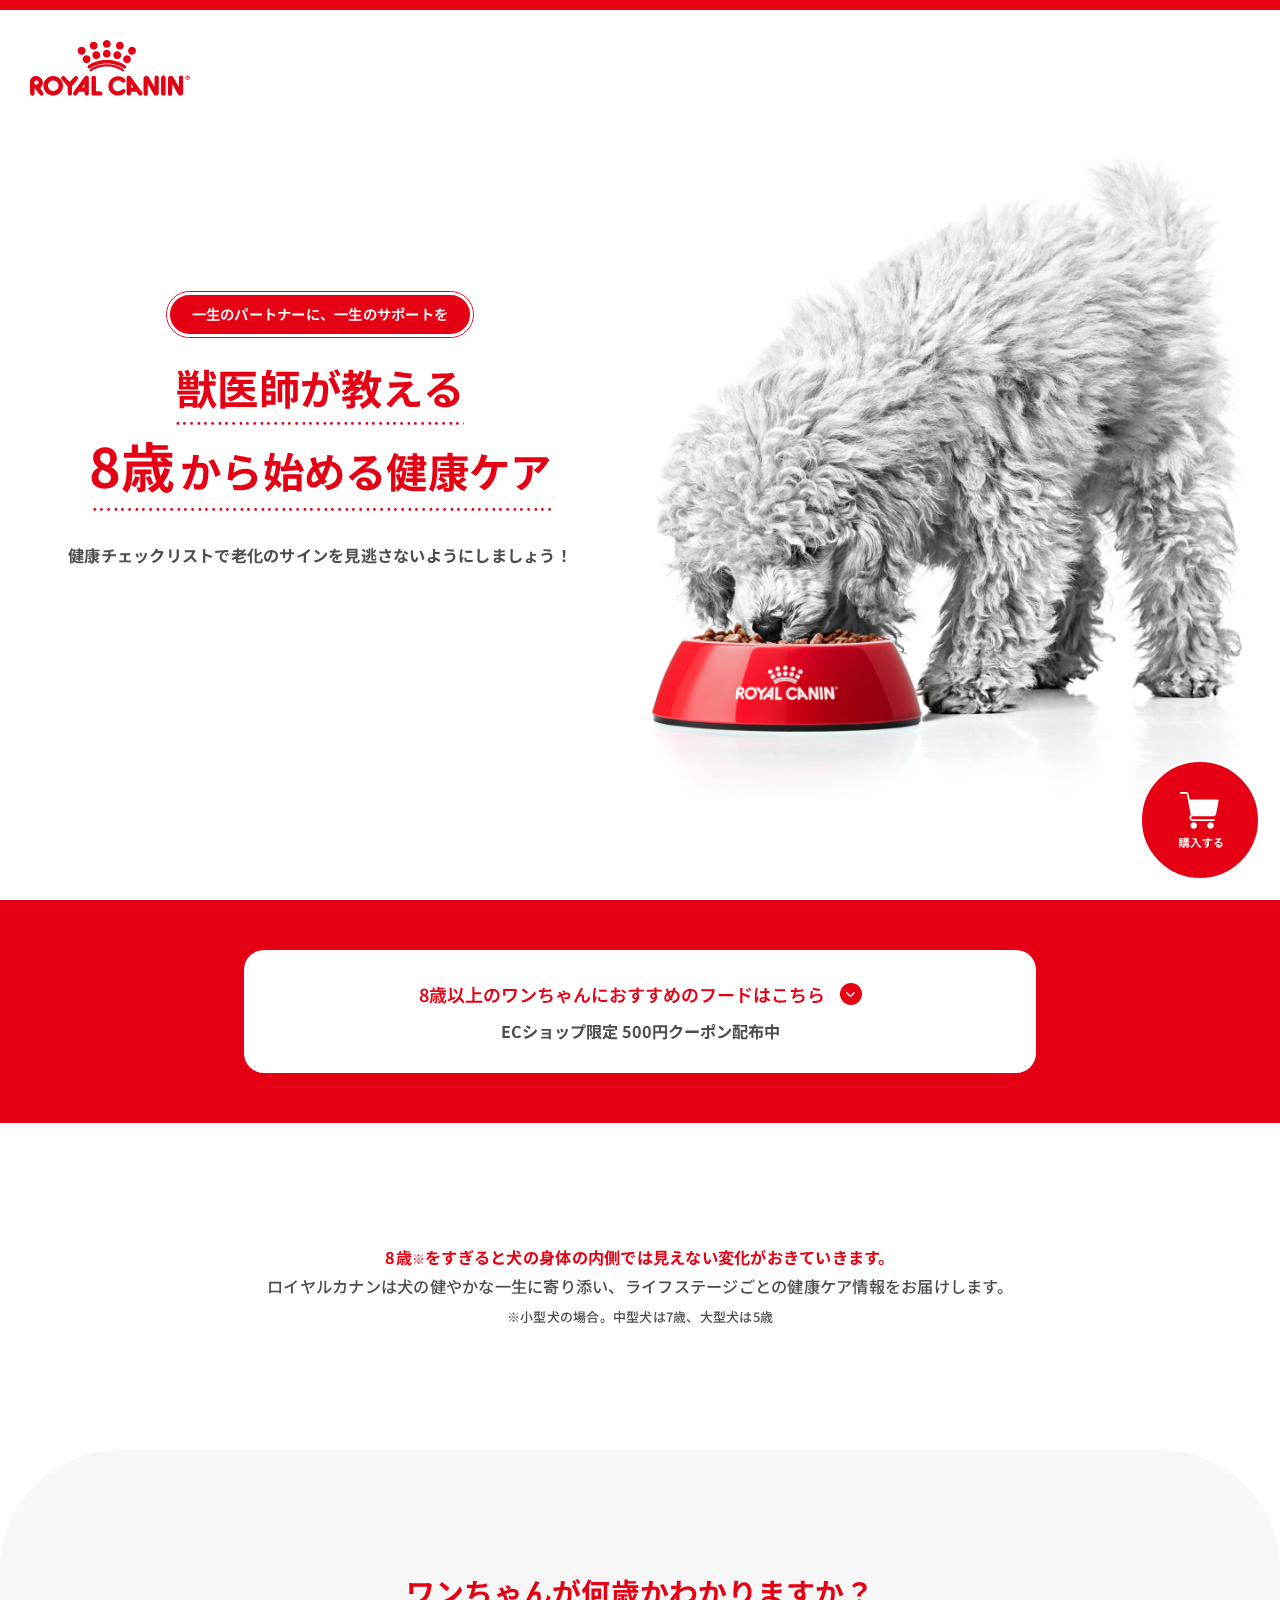
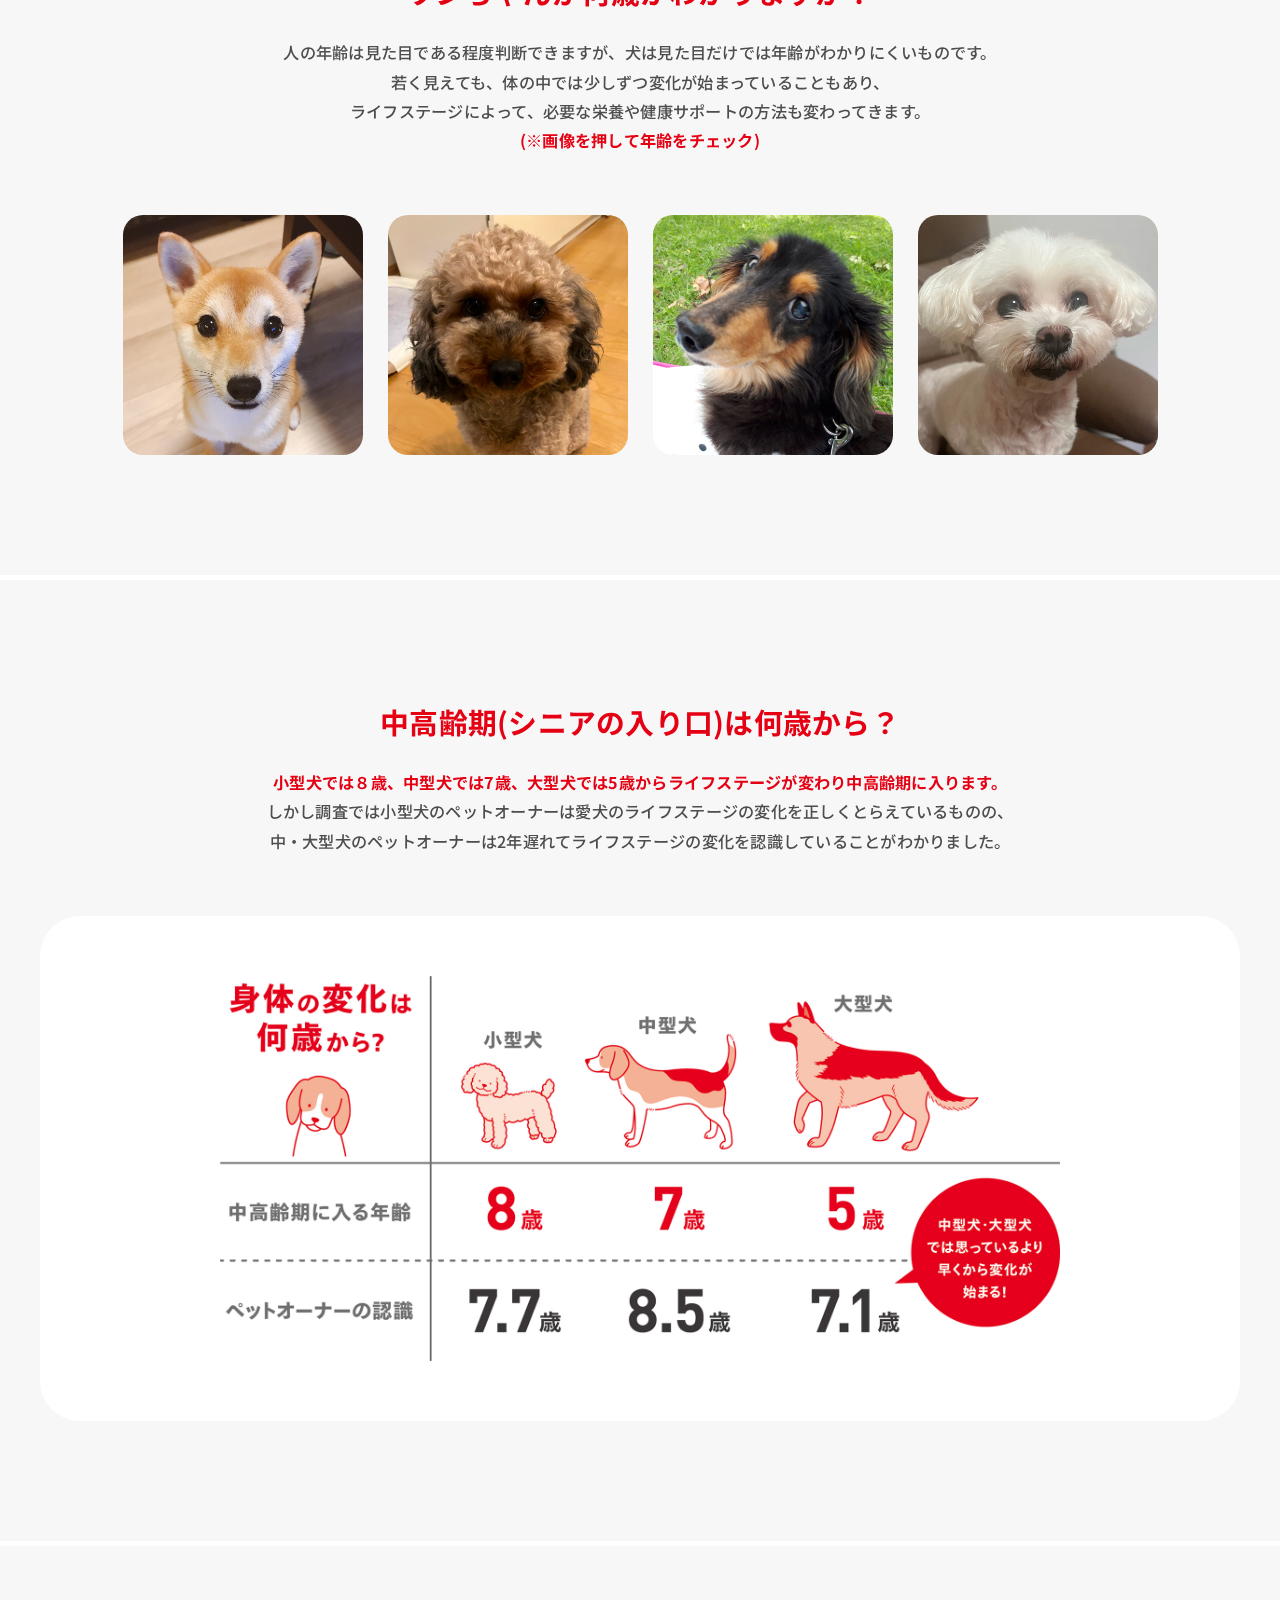
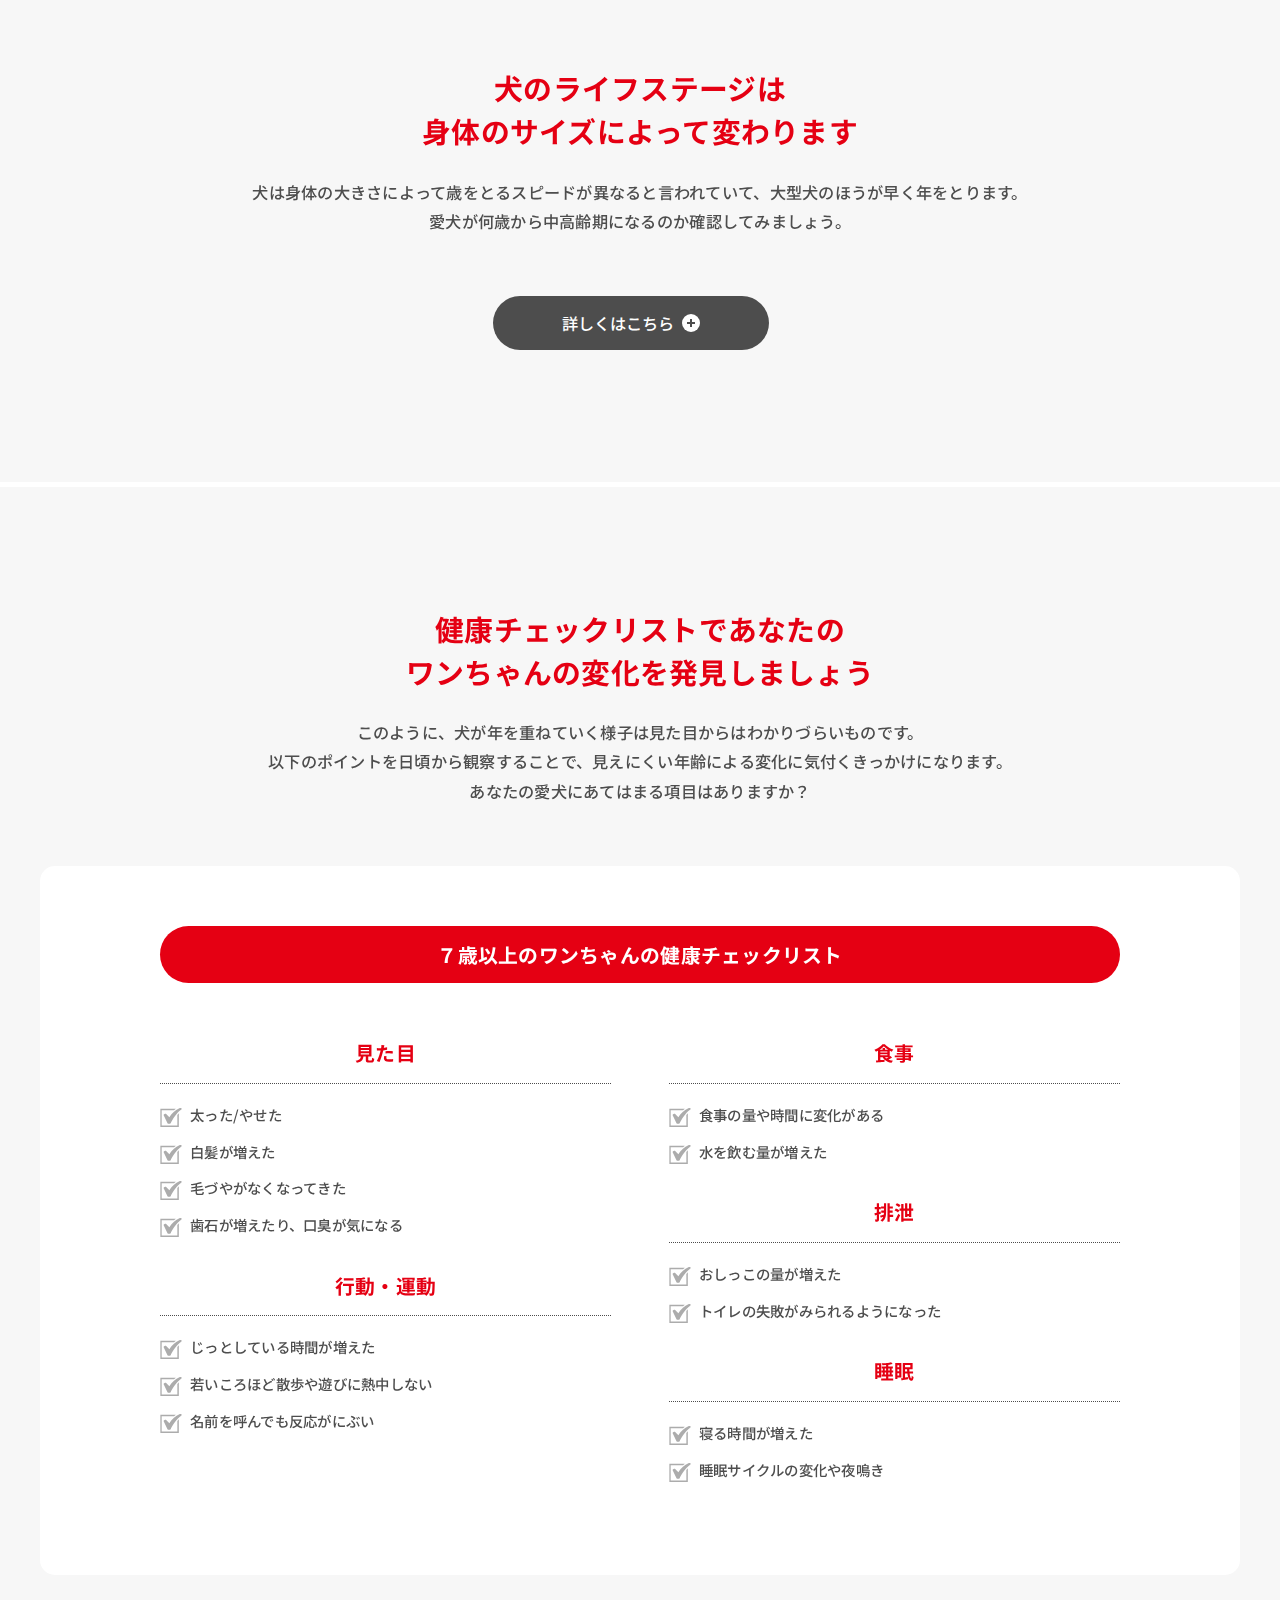
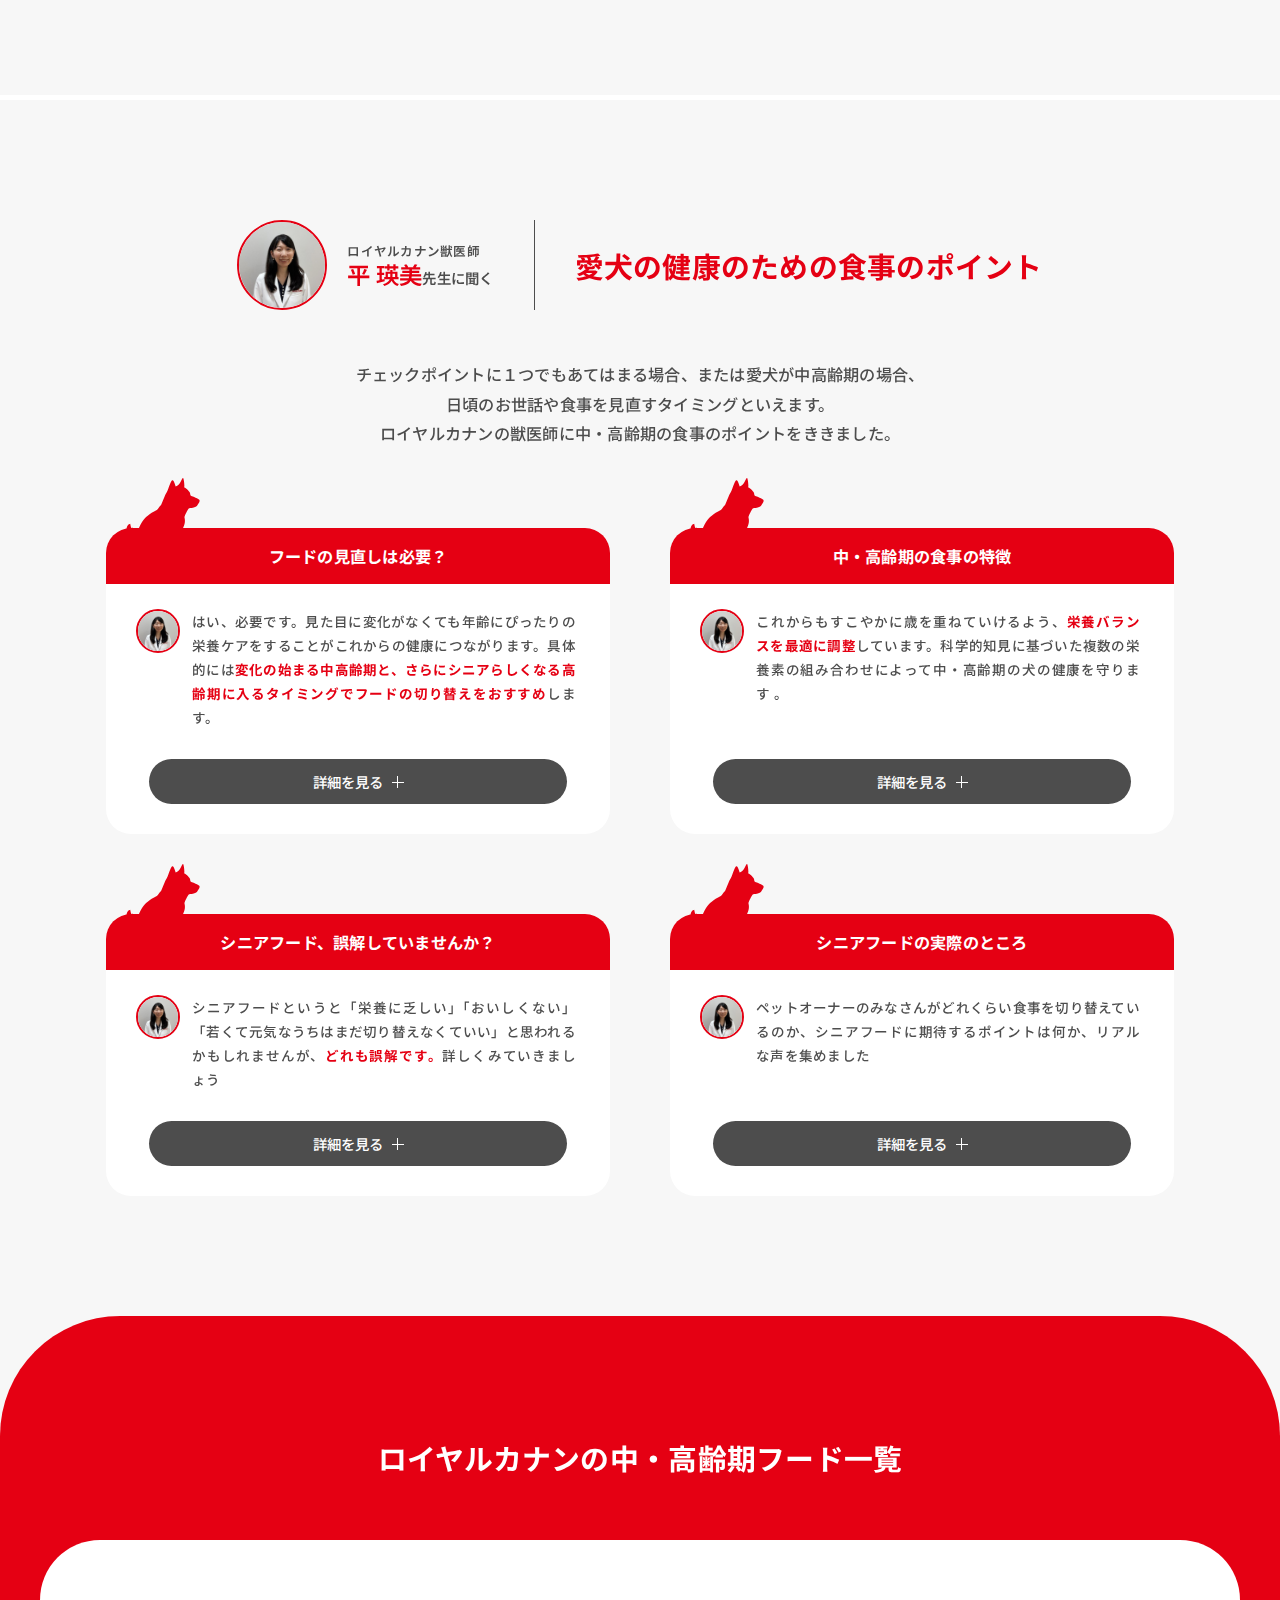
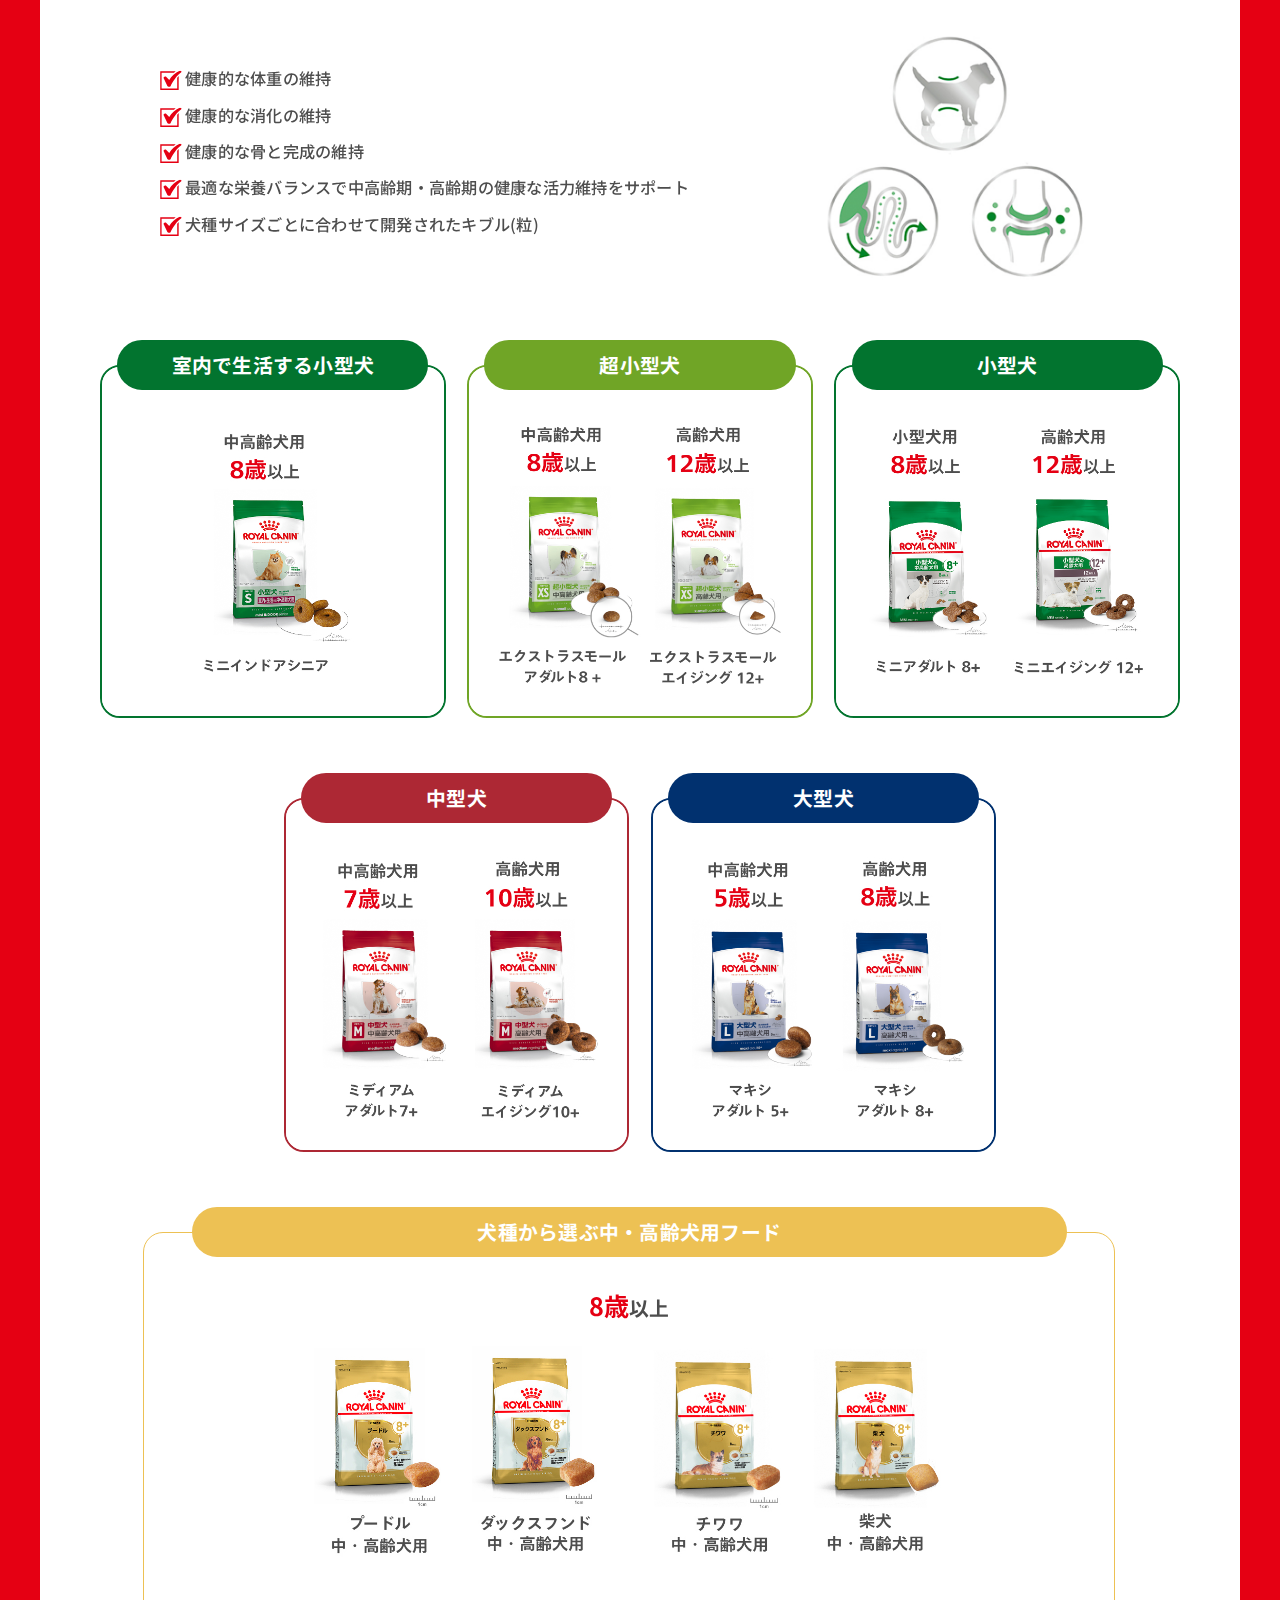
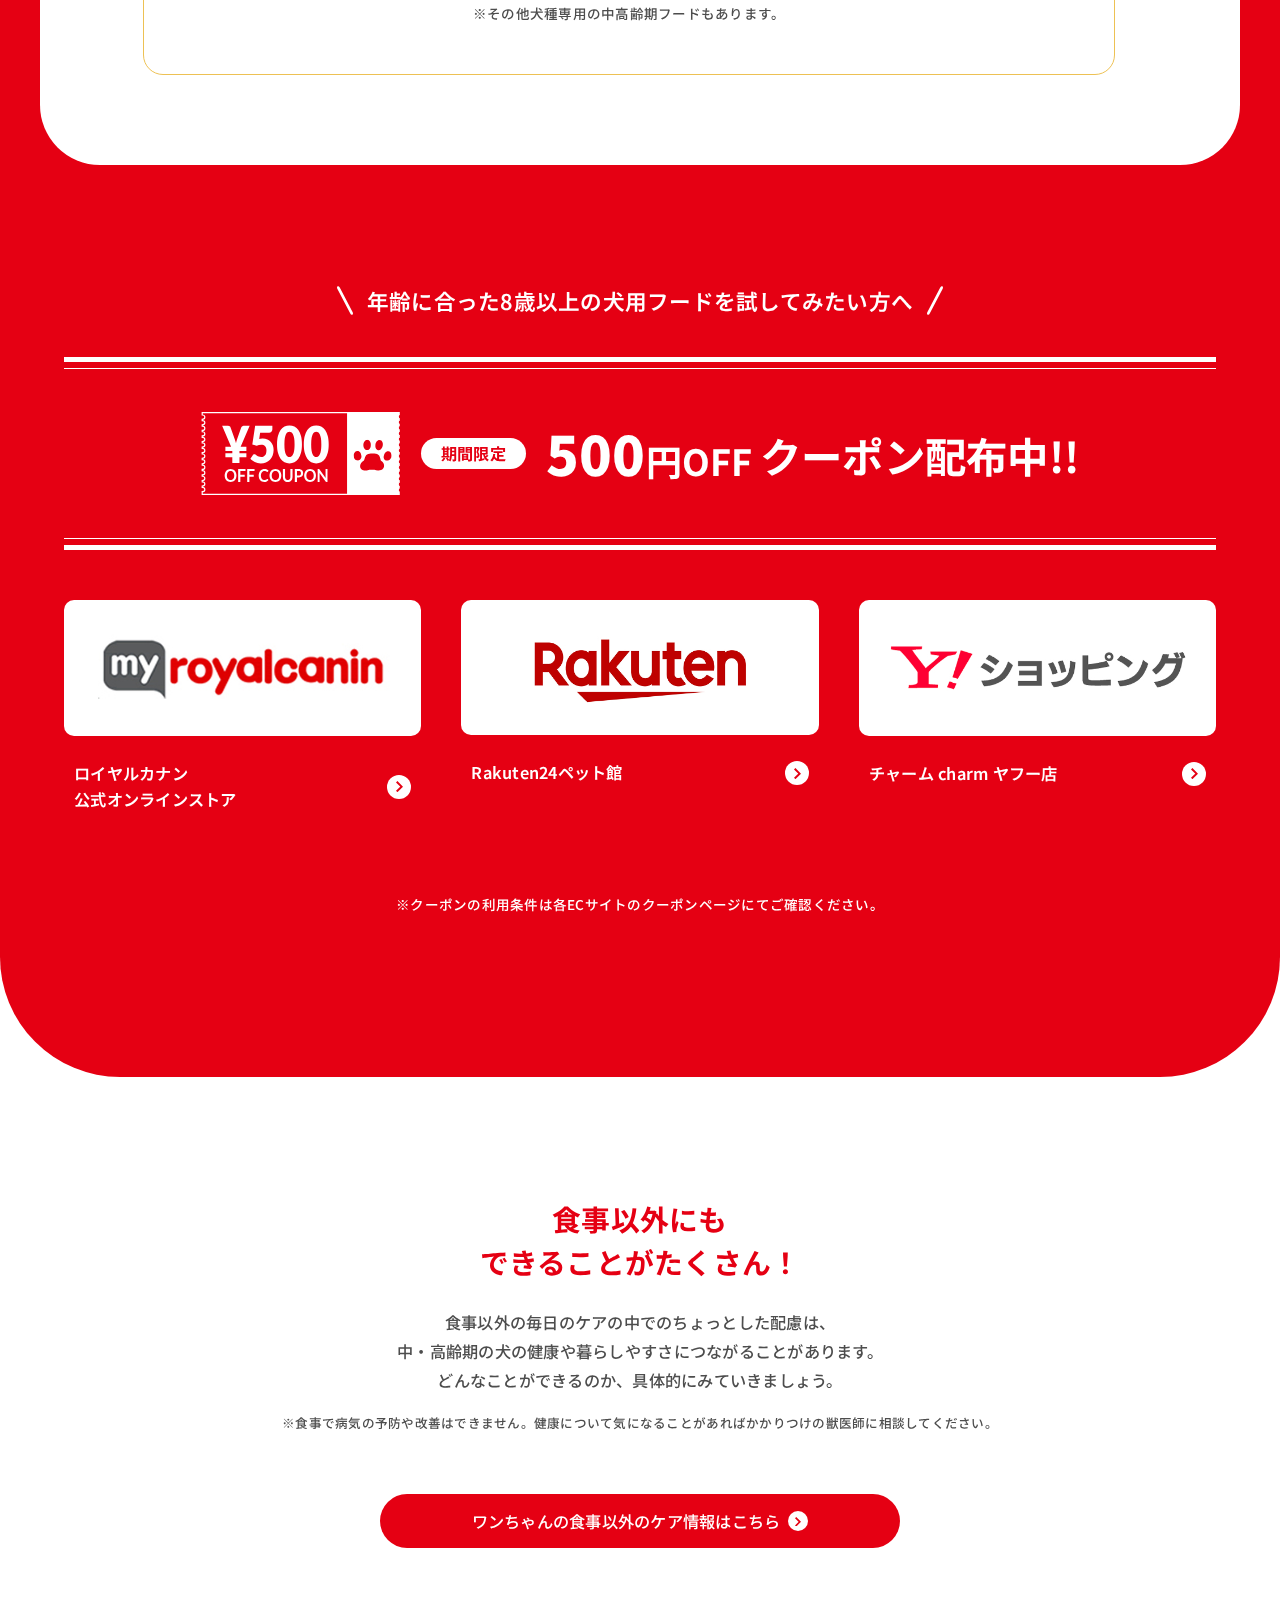
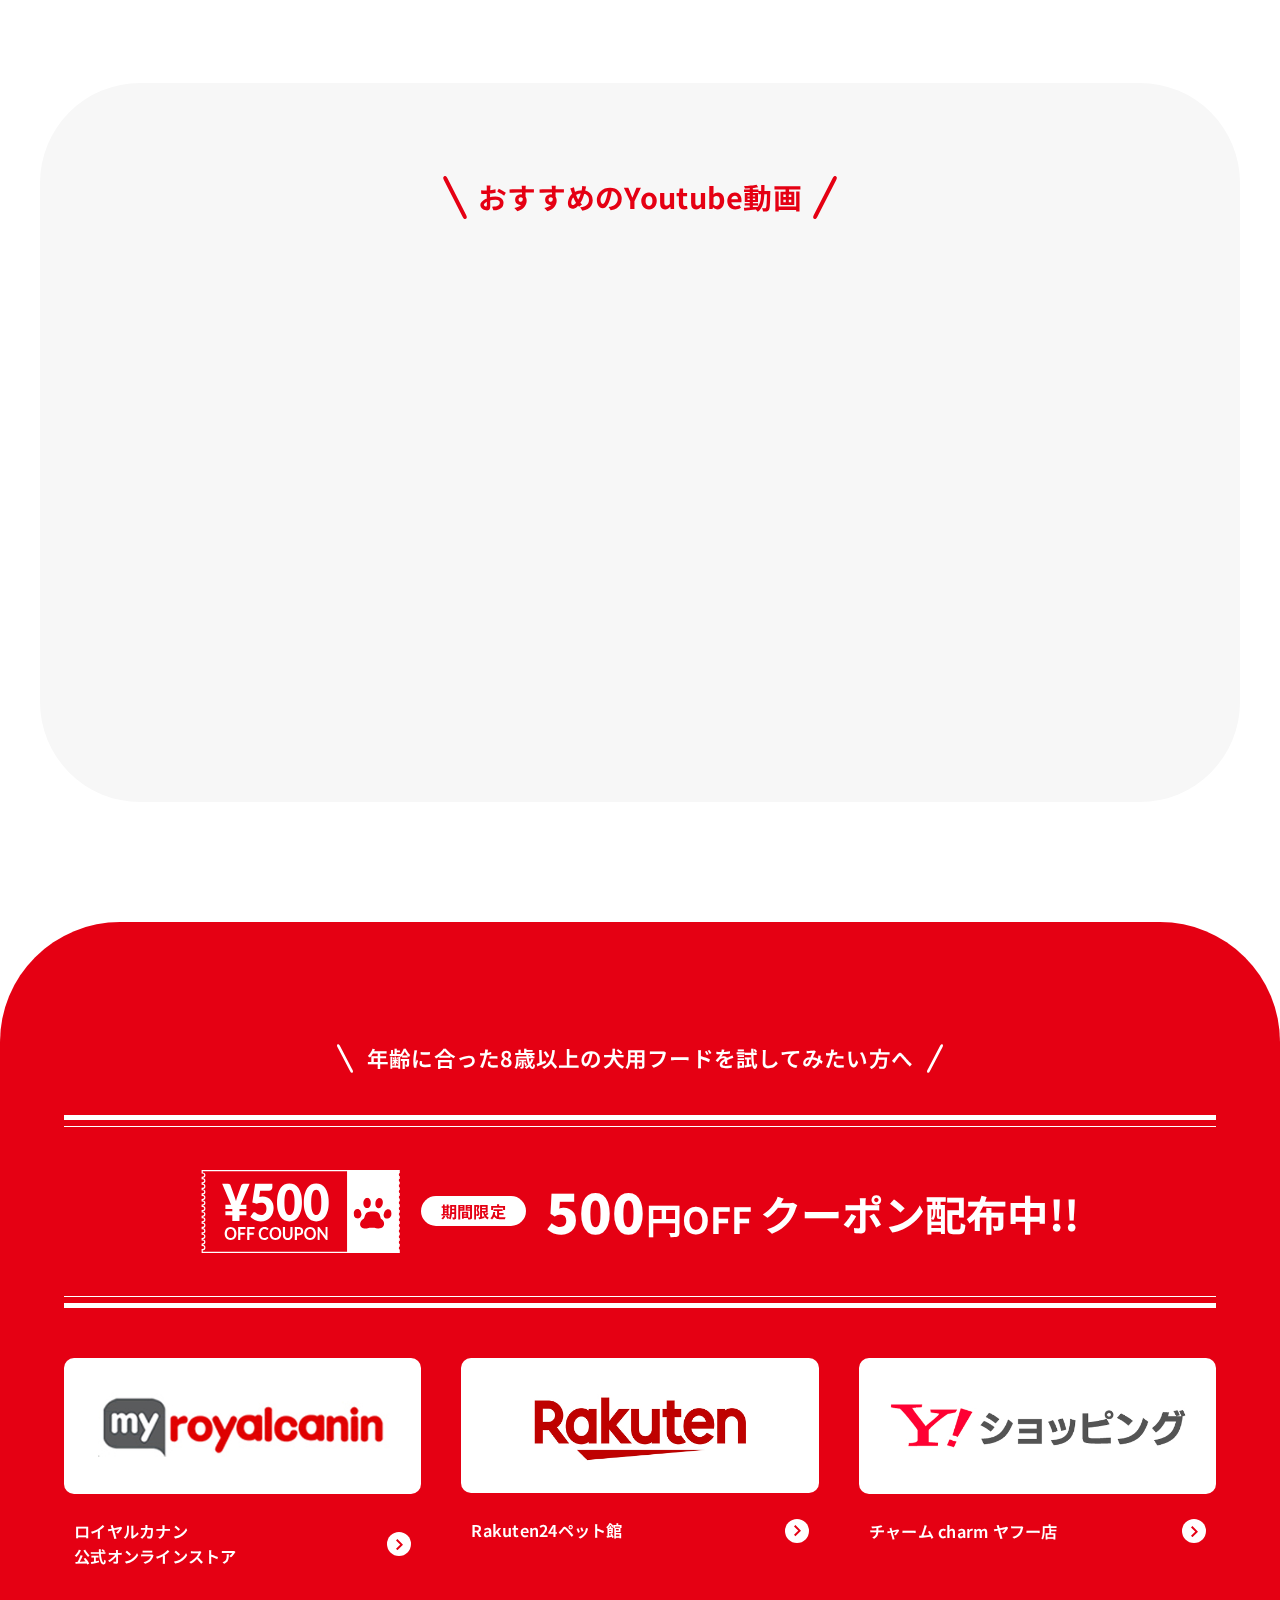
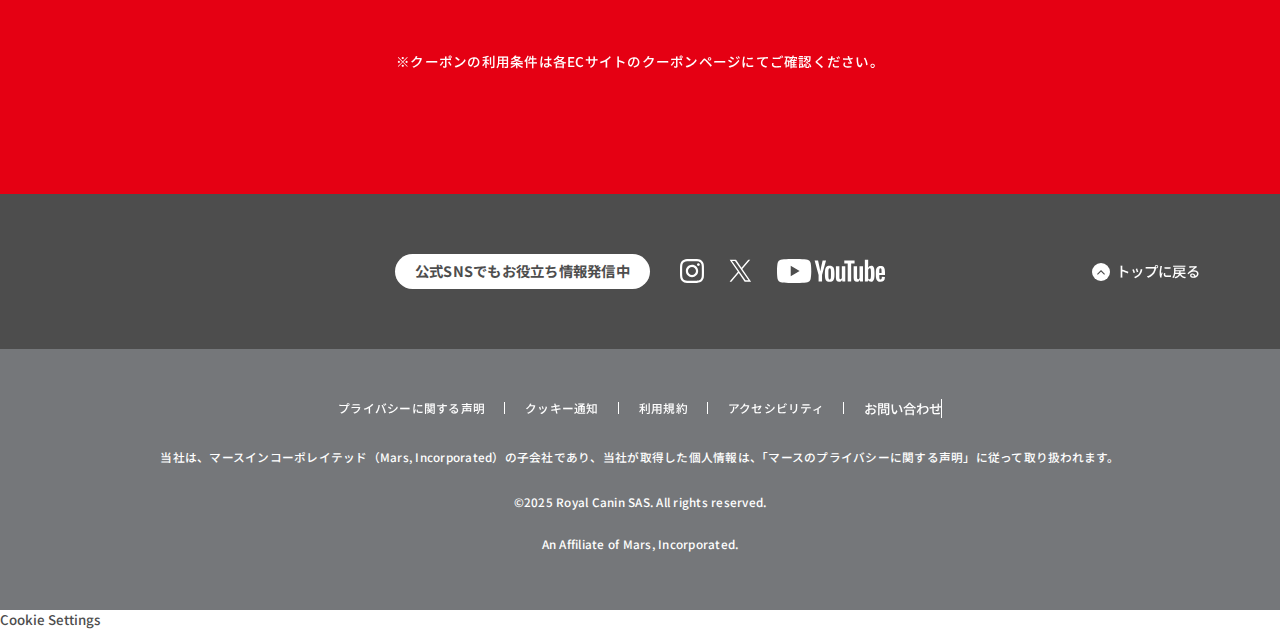
<file: index_dogwm.html>
<!doctype html>
<html lang="ja" style="--wHeight: 100vh; --wHeightPx: 100vh; --scroll: 0; --wHeightFixedPx: 100vh;">

<head>
<!-- Global dataLayer, DO NOT REMOVE -->
	<script>
		var dataLayer = window.dataLayer = window.dataLayer || [];
		dataLayer.push({
			event: "datalayerLoaded",
			site: {
				"id": "RCJPPP2", // constant
				"environment": "prd", // dynamic
				"country": "JP" // constant (alpha-2 code)
			}
		});
	</script>
	<!-- End dataLayer -->

	<!-- OneTrust cookie banner, DO NOT REMOVE -->
	<script src="https://cdn.cookielaw.org/scripttemplates/otSDKStub.js" data-document-language="true"
		type="text/javascript" charset="UTF-8" data-domain-script="0191ff63-4704-7102-851c-36a7883d3e64"></script>
	<script type="text/javascript">function OptanonWrapper() { }</script>
	<!-- End OneTrust cookie banner -->

	<!-- Global Google Analytics script, DO NOT REMOVE -->
	<script type="text/javascript"
		src="https://prd-eus2-rc-df-analytics-gtm.azurewebsites.net/consent-management/global-script.js"
		id="global-script"></script>
	<!-- End Global Google Analytics script -->

	<!--Local Google Tag Manager -->
	<script>(function (w, d, s, l, i) {
			w[l] = w[l] || []; w[l].push({
				'gtm.start':
					new Date().getTime(), event: 'gtm.js'
			}); var f = d.getElementsByTagName(s)[0],
				j = d.createElement(s), dl = l != 'dataLayer' ? '&l=' + l : ''; j.async = true; j.src =
					'https://www.googletagmanager.com/gtm.js?id=' + i + dl; f.parentNode.insertBefore(j, f);
		})(window, document, 'script', 'dataLayer', 'GTM-NWC6QVGF');</script>
	<!-- End Local Google Tag Manager -->

	<!-- Local Microsoft clarity -->
<script type="text/javascript">
    (function(c,l,a,r,i,t,y){
        c[a]=c[a]||function(){(c[a].q=c[a].q||[]).push(arguments)};
        t=l.createElement(r);t.async=1;t.src="https://www.clarity.ms/tag/"+i;
        y=l.getElementsByTagName(r)[0];y.parentNode.insertBefore(t,y);
    })(window, document, "clarity", "script", "tqj0w8v7sb");
</script>
	<!-- End Local Microsoft clarity -->

	<meta charset="UTF-8">
	<meta name="viewport" content="width=device-width, initial-scale=1">
	<link rel="canonical" href="https://campaign.royalcanin.jp/brand/healthy-ageing/2025/dogs/">
	<title>獣医師が教える8歳から始める健康ケア｜ロイヤルカナン ヘルシーエイジングキャンペーン</title>
	<meta name="description" content="8歳をすぎると犬の身体の内側では見えない老化が始まっています。ロイヤルカナンは犬の健やかな一生に寄り添い、ライフステージごとの健康ケア情報をお届けします。">
	<link href="assets/img/icon/favicon.ico" rel="apple-touch-icon" sizes="200x200">
	<link rel="shortcut icon" type="image/x-icon" href="assets/img/icon/favicon.ico">
	<meta property="og:type" content="article">
	<meta property="og:image" content="assets/img/ogp/ogp.jpg">
	<meta property="og:url" content="https://campaign.royalcanin.jp/brand/healthy-ageing/2025/dogs/">
	<meta property="og:locale" content="ja_JP">
	<meta property="og:type" content="article">
	<meta property="og:title" content="ずっと元気でいるために7歳から始める健康ケア｜ロイヤルカナン ヘルシーエイジングキャンペーン">
	<meta property="og:description" content="8歳をすぎると犬の身体の内側では見えない老化が始まっています。ロイヤルカナンは犬の健やかな一生に寄り添い、ライフステージごとの健康ケア情報をお届けします。">
	<meta property="og:url" content="https://campaign.royalcanin.jp/brand/healthy-ageing/2025/dogs/">
	<meta property="og:site_name" content="ずっと元気でいるために7歳から始める健康ケア｜ロイヤルカナン ヘルシーエイジングキャンペーン">
	<meta name="twitter:card" content="summary">
	<meta name="twitter:description" content="8歳をすぎると犬の身体の内側では見えない老化が始まっています。ロイヤルカナンは犬の健やかな一生に寄り添い、ライフステージごとの健康ケア情報をお届けします。">
	<meta name="twitter:title" content="ずっと元気でいるために7歳から始める健康ケア｜ロイヤルカナン ヘルシーエイジングキャンペーン">
	<link rel="preconnect" href="https://fonts.googleapis.com">
	<link rel="preconnect" href="https://fonts.gstatic.com" crossorigin>
	<link href="https://fonts.googleapis.com/css2?family=Noto+Sans+JP:wght@100..900&display=swap" rel="stylesheet">
	<link rel="stylesheet" href="assets/css/style.css?ver241014_1700">
</head>

<body>
<!-- Google Tag Manager (noscript) -->
	<noscript><iframe src="https://www.googletagmanager.com/ns.html?id=GTM-NWC6QVGF" height="0" width="0"
			style="display:none;visibility:hidden"></iframe></noscript>
	<!-- End Google Tag Manager (noscript) -->

	<header>
		<div class="header_logo">
			<img src="assets/img/h_logo.svg">
		</div>
	</header>
	<article id="agingLP" class="page-aging-lp">
		<section class="section-main">
			<div class="main_flex">
				<div class="main_txt">
					<div class="ttl_upper"><span>一生のパートナーに、一生のサポートを</span></div>
					<h1 class="main_ttl"><span>獣医師が教える</span><br><span><strong>8歳</strong>から始める健康ケア</span></h1>
					<h2 class="main_subttl">健康チェックリストで<br>老化のサインを見逃さないようにしましょう！</h2>
				</div>
				<div class="main_img">
					<img src="assets/img/main_img.jpg">
				</div>
			</div><!-- main_flex -->
		</section>
		<section class="section-anker-button">
			<div class="section_inner">
				<div id="ankerButton" class="comp-anker-button">
					<div class="button_item">
						<button jump="#lineUps">
							<span class="ttl">
								<span class="txt">8歳以上のワンちゃんに<br>おすすめのフードはこちら</span>
								<span class="caret">
									<svg viewBox="0 0 7.14 4.28">
										<path class="cls-1" d="M6.78.36l-3.25,3.21L.36.36" />
									</svg>
								</span>
							</span>
							<span class="description">ECショップ限定 500円クーポン配布中</span>
							<span class="caret_sp">
								<svg viewBox="0 0 7.14 4.28">
									<path class="cls-1" d="M6.78.36l-3.25,3.21L.36.36" />
								</svg>
							</span>
						</button>
					</div>
				</div><!-- comp-anker-button -->
			</div>
		</section>
		<section class="section-lead-txt">
			<div class="section_inner">
				<div class="lead_desc">
					<p><strong>8歳<span>※</span>をすぎると犬の身体の内側では見えない変化がおきていきます。</strong><br>ロイヤルカナンは犬の健やかな一生に寄り添い、ライフステージごとの健康ケア情報をお届けします。<br class="sp_display"><span>※小型犬の場合。中型犬は7歳、大型犬は5歳</span></p>
				</div>
			</div>
		</section>
		<section class="section-aging-question">
			<div class="section_inner">
				<div class="comp-section-title">
					<h2 class="section_ttl">ワンちゃんが何歳かわかりますか？</h2>
					<div class="ttl_description">
						<p><span>人の年齢は見た目である程度判断できますが、犬は見た目だけでは年齢がわかりにくいものです。</span><span>若く見えても、体の中では少しずつ変化が始まっていることもあり、</span><span>ライフステージによって、必要な栄養や健康サポートの方法も変わってきます。</span><strong>(※画像を押して年齢をチェック)</strong></p>
					</div>
				</div>
				<div id="flipCard" class="comp-aging-test">
					<button class="card_item">
						<span class="front">
							<img src="assets/img/test01.jpg">
						</span>
						<span class="back">
							<img src="assets/img/test01_ura.jpg">
						</span>
					</button>
					<button class="card_item">
						<span class="front">
							<img src="assets/img/test02.jpg">
						</span>
						<span class="back">
							<img src="assets/img/test02_ura.jpg">
						</span>
					</button>
					<button class="card_item">
						<span class="front">
							<img src="assets/img/test03.jpg">
						</span>
						<span class="back">
							<img src="assets/img/test03_ura.jpg">
						</span>
					</button>
					<button class="card_item">
						<span class="front">
							<img src="assets/img/test04.jpg">
						</span>
						<span class="back">
							<img src="assets/img/test04_ura.jpg">
						</span>
					</button>
				</div>
			</div><!-- section_inner -->
		</section>
		<section class="section-aging">
			<div class="section_inner">
				<div class="comp-section-title">
					<h2 class="section_ttl">中高齢期(シニアの入り口)は<span>何歳から？</span></h2>
					<div class="ttl_description">
						<p><strong>小型犬では８歳、中型犬では7歳、大型犬では5歳からライフステージが変わり中高齢期に入ります。</strong><span>しかし調査では小型犬のペットオーナーは愛犬のライフステージの変化を正しくとらえているものの、</span><span>中・大型犬のペットオーナーは2年遅れてライフステージの変化を認識していることがわかりました。</span></p>
					</div>
				</div><!-- comp-section-title -->
				<div class="aging_img_wrap">
					<img src="assets/img/aging_img.jpg">
				</div>
			</div><!-- section_inner -->
		</section>
		<section class="section-lifestage">
			<div class="section_inner">
				<div class="comp-section-title">
					<h2 class="section_ttl">犬のライフステージは<br>身体のサイズによって変わります​</h2>
					<div class="ttl_description">
						<p><span>犬は身体の大きさによって歳をとるスピードが異なると言われていて、大型犬のほうが早く年をとります。</span>愛犬が何歳から中高齢期になるのか確認してみましょう。</p>
					</div>
				</div><!-- comp-section-title -->
				<div class="comp-care-buttons">
					<div class="button_item">
						<button class="func-modal" linkurl="#lifeStage">
							<span class="txt">詳しくはこちら</span>
							<span class="caret"></span>
						</button>
					</div>
				</div>
			</div><!-- section_inner -->
		</section>
		<section class="section-checklist">
			<div class="section_inner">
				<div class="comp-section-title">
					<h2 class="section_ttl">健康チェックリストであなたの<br>ワンちゃんの変化を発見しましょう​</h2>
					<div class="ttl_description">
						<p>このように、犬が年を重ねていく様子は見た目からはわかりづらいものです。<span>以下のポイントを日頃から観察することで、見えにくい年齢による変化に気付くきっかけになります。</span>あなたの愛犬にあてはまる項目はありますか？</p>
					</div>
				</div>
				<div class="comp-health-check">
					<h3 class="check_ttl">７歳以上のワンちゃんの<br>健康チェックリスト</h3>
					<div class="checklist_wrapper">
						<div class="checklist_box">
							<h4 class="list_ttl">見た目</h4>
							<ul>
								<li>太った/やせた</li>
								<li>白髪が増えた​</li>
								<li>毛づやがなくなってきた</li>
								<li>歯石が増えたり、口臭が気になる</li>
							</ul>
						</div>
						<div class="checklist_box">
							<h4 class="list_ttl">行動・運動</h4>
							<ul>
								<li>じっとしている時間が増えた</li>
								<li>若いころほど散歩や遊びに熱中しない</li>
								<li>名前を呼んでも反応がにぶい</li>
							</ul>
						</div>
					</div><!-- checklist_wrapper -->
					<div class="checklist_wrapper">
						<div class="checklist_box">
							<h4 class="list_ttl">食事</h4>
							<ul>
								<li>食事の量や時間に変化がある​</li>
								<li>水を飲む量が増えた</li>
							</ul>
						</div>
						<div class="checklist_box">
							<h4 class="list_ttl">排泄</h4>
							<ul>
								<li>おしっこの量が増えた</li>
								<li>トイレの失敗がみられるようになった</li>
							</ul>
						</div>
						<div class="checklist_box">
							<h4 class="list_ttl">睡眠</h4>
							<ul>
								<li>寝る時間が増えた</li>
								<li>睡眠サイクルの変化や夜鳴き</li>
							</ul>
						</div>
					</div><!-- checklist_wrapper -->
				</div><!-- comp-health-check -->
			</div><!-- section_inner -->
		</section>
		<section class="section-doctor-advice">
			<div class="section_inner">
				<div class="title_wrap">
					<div class="doctor_profile">
						<div class="doctor_img">
							<img src="assets/img/doctor_icon01.jpg">
						</div>
						<div class="doctor_name">
							<div class="position">ロイヤルカナン獣医師</div>
							<div class="name"><span>平 瑛美</span>先生に聞く</div>
						</div>
					</div><!-- doctor_profile -->
					<h2 class="advice_ttl">愛犬の健康のための<br>食事のポイント</h2>
				</div><!-- title_wrap -->
				<div class="advice_description">
					<p>チェックポイントに１つでもあてはまる場合、または愛犬が中高齢期の場合、<span>日頃のお世話や食事を見直すタイミングといえます。</span><span>ロイヤルカナンの獣医師に中・高齢期の食事のポイントをききました。</span></p>
				</div>
				<div class="comp-advice-box">
					<div class="advice_item">
						<h3 class="advice_ttl">フードの見直しは必要？</h3>
						<div class="advice_box">
							<div class="advice_flex">
								<div class="doctor_icon">
									<img src="assets/img/doctor_icon01.jpg">
								</div>
								<div class="advice_desc">
									<p>はい、必要です。見た目に変化がなくても年齢にぴったりの栄養ケアをすることがこれからの健康につながります。具体的には<span>変化の始まる中高齢期と、さらにシニアらしくなる高齢期に入るタイミングでフードの切り替えをおすすめ</span>します。</p>
								</div>
							</div>
						</div>
						<div class="button_wrap">
							<button class="func-modal" linkurl="#contents01">
								<span class="txt">詳細を見る</span>
								<span class="icon"></span>
							</button>
						</div>
					</div><!-- advice_item -->
					<div class="advice_item">
						<h3 class="advice_ttl">中・高齢期の食事の特徴</h3>
						<div class="advice_box">
							<div class="advice_flex">
								<div class="doctor_icon">
									<img src="assets/img/doctor_icon01.jpg">
								</div>
								<div class="advice_desc">
									<p>これからもすこやかに歳を重ねていけるよう、<span>栄養バランスを最適に調整</span>しています。科学的知見に基づいた複数の栄養素の組み合わせによって中・高齢期の犬の健康を守ります 。</p>
								</div>
							</div>
						</div>
						<div class="button_wrap">
							<button class="func-modal" linkurl="#contents02">
								<span class="txt">詳細を見る</span>
								<span class="icon"></span>
							</button>
						</div>
					</div><!-- advice_item -->
					<div class="advice_item">
						<h3 class="advice_ttl">シニアフード、誤解していませんか？</h3>
						<div class="advice_box">
							<div class="advice_flex">
								<div class="doctor_icon">
									<img src="assets/img/doctor_icon01.jpg">
								</div>
								<div class="advice_desc">
									<p>シニアフードというと「栄養に乏しい」「おいしくない」「若くて元気なうちはまだ切り替えなくていい」と思われるかもしれませんが、<span>どれも誤解です。</span>詳しくみていきましょう</p>
								</div>
							</div>
						</div>
						<div class="button_wrap">
							<button class="func-modal" linkurl="#contents03">
								<span class="txt">詳細を見る</span>
								<span class="icon"></span>
							</button>
						</div>
					</div><!-- advice_item -->
					<div class="advice_item">
						<h3 class="advice_ttl">シニアフードの実際のところ</h3>
						<div class="advice_box">
							<div class="advice_flex">
								<div class="doctor_icon">
									<img src="assets/img/doctor_icon01.jpg">
								</div>
								<div class="advice_desc">
									<p>ペットオーナーのみなさんがどれくらい食事を切り替えているのか、シニアフードに期待するポイントは何か、リアルな声を集めました</p>
								</div>
							</div>
						</div>
						<div class="button_wrap">
							<button class="func-modal" linkurl="#contents04">
								<span class="txt">詳細を見る</span>
								<span class="icon"></span>
							</button>
						</div>
					</div><!-- advice_item -->
				</div><!-- comp-advice-box -->
			</div><!-- section_inner -->
		</section>
		<section id="lineUps" class="section-food-lineup">
			<div class="section_inner">
				<div class="comp-section-title white">
					<h2 class="section_ttl">ロイヤルカナンの<br>中・高齢期フード一覧</h2>
				</div>
				<div class="comp-food-linups">
					<div class="lineup_description">
						<div class="desc_img">
							<img src="assets/img/lineup_img.jpg">
						</div>
						<ul class="features_list">
							<li>健康的な体重の維持</li>
							<li>健康的な消化の維持</li>
							<li>健康的な骨と完成の維持</li>
							<li>最適な栄養バランスで中高齢期・高齢期の健康な活力維持をサポート</li>
							<li>犬種サイズごとに合わせて開発されたキブル(粒)</li>
						</ul>
					</div><!-- lineup_description -->
					<div class="lineup_products">
						<div class="product_item item01">
							<h3 class="list_ttl">室内で生活する小型犬</h3>
							<div class="product_img_wrap">
								<img src="assets/img/lineup01.jpg">
							</div>
						</div>
						<div class="product_item item02">
							<h3 class="list_ttl">超小型犬</h3>
							<div class="product_img_wrap">
								<img src="assets/img/lineup02.jpg">
							</div>
						</div>
						<div class="product_item item03">
							<h3 class="list_ttl">小型犬</h3>
							<div class="product_img_wrap">
								<img src="assets/img/lineup03.jpg">
							</div>
						</div>
						<div class="product_item item04">
							<h3 class="list_ttl">中型犬</h3>
							<div class="product_img_wrap">
								<img src="assets/img/lineup04.jpg">
							</div>
						</div>
						<div class="product_item item05">
							<h3 class="list_ttl">大型犬</h3>
							<div class="product_img_wrap">
								<img src="assets/img/lineup05.jpg">
							</div>
						</div>
						<div class="product_item item06">
							<h3 class="list_ttl">犬種から選ぶ<br>中・高齢犬用フード</h3>
							<div class="product_img_wrap">
								<div class="age_ttl"><span>8歳</span>以上</div>
								<div class="product_img_flex">
									<img src="assets/img/lineup06.jpg">
									<img src="assets/img/lineup07.jpg">
								</div>
								<p class="lower_txt">※その他犬種専用の<br>中高齢期フードもあります。</p>
							</div>
						</div>
					</div>
				</div><!-- comp-food-linups -->
			</div><!-- section_inner -->
		</section>
		<section id="couponWrap" class="section-qoupon-wrap01 comp-coupon-wrap">
			<div class="section_inner">
				<div class="coupon_wrap_inner">
					<div class="coupon_ttl_upper"><span>年齢に合った8歳以上の犬用<br>フードを試してみたい方へ​</span></div>
					<div class="coupon_img_wrap">
						<div class="coupon_img">
							<img src="assets/img/coupon_img.svg">
						</div>
						<div class="counpon_txt_wrap">
							<h2 class="coupon_ttl"><span class="txt01">期間限定</span><span class="txt02"><strong>500</strong>円OFF</span><span class="txt03">クーポン配布中!!</span></h2>
						</div>
					</div><!-- coupon_img_wrap -->
					<div class="coupon_link_wrapper">
						<div class="link_item">
							<a target="_blank" href="https://shop.royalcanin.jp/news/agingcats2025?utm_campaign=25-q3-rc-jp-conversion-ageing-cat-adj-oth-d2c-edu&utm_medium=referral&utm_source=other&utm_content=but-x&utm_id=aging2025&utm_platform=other&utm_v=3">
								<span class="link_img">
									<img src="assets/img/link_img01.jpg">
								</span>
								<span class="link_txt">
									<span class="txt">ロイヤルカナン<br>公式オンラインストア</span>
									<span class="caret">
										<svg viewBox="0 0 3.56 5.71">
											<path class="cls-1" d="M.36.35l2.5,2.53L.36,5.35" />
										</svg>
									</span>
								</span>
							</a>
						</div>
						<div class="link_item">
							<a target="_blank" href="https://coupon.rakuten.co.jp/getCoupon?getkey=QUpHQS1SU0NLLVdTS1otRkI0Tg--">
								<span class="link_img">
									<img src="assets/img/link_img02.jpg">
								</span>
								<span class="link_txt">
									<span class="txt">Rakuten24ペット館</span>
									<span class="caret">
										<svg viewBox="0 0 3.56 5.71">
											<path class="cls-1" d="M.36.35l2.5,2.53L.36,5.35" />
										</svg>
									</span>
								</span>
							</a>
						</div>
						<div class="link_item">
							<a target="_blank" href="https://shopping.yahoo.co.jp/coupon/pet_diy_flower/M2M2MjE0YTI5NWQxYWUzNWI0OWIzZmYwMDll">
								<span class="link_img">
									<img src="assets/img/link_img03.jpg">
								</span>
								<span class="link_txt">
									<span class="txt">チャーム charm ヤフー店</span>
									<span class="caret">
										<svg viewBox="0 0 3.56 5.71">
											<path class="cls-1" d="M.36.35l2.5,2.53L.36,5.35" />
										</svg>
									</span>
								</span>
							</a>
						</div>
					</div>
					<div class="coupon_note">※クーポンの利用条件は各ECサイトのクーポンページにてご確認ください。</div>
				</div><!-- coupon_wrap_inner -->
			</div><!-- section_inner -->
		</section>
		<section class="section-care-detail">
			<div class="section_inner">
				<div class="comp-section-title">
					<h2 class="section_ttl">食事以外にも<br>できることがたくさん！</h2>
					<div class="ttl_description">
						<p><span>食事以外の毎日のケアの中でのちょっとした配慮は、</span><span>中・高齢期の犬の健康や暮らしやすさにつながることがあります。</span><span>どんなことができるのか、具体的にみていきましょう。</span></p>

						<p class="small">※食事で病気の予防や改善はできません。健康について気になることがあればかかりつけの獣医師に相談してください。</p>
					</div>
				</div>
				<div class="button_wrapper">
					<div class="button_item">
						<a href="/agingLPDog/index2.html">
							<span class="txt">ワンちゃんの食事以外のケア情報はこちら</span>
							<span class="caret">
								<svg viewBox="0 0 3.56 5.71">
									<path class="cls-1" d="M.36.35l2.5,2.53L.36,5.35"></path>
								</svg>
							</span>
						</a>
					</div>
				</div>
			</div><!-- section_inner -->
		</section>
		<section class="section-pickup-movie">
			<div class="section_inner">
				<div class="movie_wrap">
					<h2 class="movie_ttl"><span>おすすめのYoutube動画</span></h2>
					<div class="movie_inner">
						<iframe width="560" height="315" src="https://www.youtube.com/embed/rHTXp-4Sr3w?si=FO9qUU-oXnAfFnaU" title="YouTube video player" frameborder="0" allow="accelerometer; autoplay; clipboard-write; encrypted-media; gyroscope; picture-in-picture; web-share" referrerpolicy="strict-origin-when-cross-origin" allowfullscreen></iframe>
					</div>
				</div><!-- movie_wrap -->
			</div><!-- section_inner -->
		</section>
		<section class="section-qoupon-wrap02 comp-coupon-wrap">
			<div class="section_inner">
				<div class="coupon_wrap_inner">
					<div class="coupon_ttl_upper"><span>年齢に合った8歳以上の犬用<br>フードを試してみたい方へ​</span></div>
					<div class="coupon_img_wrap">
						<div class="coupon_img">
							<img src="assets/img/coupon_img.svg">
						</div>
						<div class="counpon_txt_wrap">
							<h2 class="coupon_ttl"><span class="txt01">期間限定</span><span class="txt02"><strong>500</strong>円OFF</span><span class="txt03">クーポン配布中!!</span></h2>
						</div>
					</div><!-- coupon_img_wrap -->
					<div class="coupon_link_wrapper">
						<div class="link_item">
							<a target="_blank" href="https://shop.royalcanin.jp/news/agingcats2025?utm_campaign=25-q3-rc-jp-conversion-ageing-cat-adj-oth-d2c-edu&utm_medium=referral&utm_source=other&utm_content=but-x&utm_id=aging2025&utm_platform=other&utm_v=3">
								<span class="link_img">
									<img src="assets/img/link_img01.jpg">
								</span>
								<span class="link_txt">
									<span class="txt">ロイヤルカナン<br>公式オンラインストア</span>
									<span class="caret">
										<svg viewBox="0 0 3.56 5.71">
											<path class="cls-1" d="M.36.35l2.5,2.53L.36,5.35" />
										</svg>
									</span>
								</span>
							</a>
						</div>
						<div class="link_item">
							<a target="_blank" href="https://coupon.rakuten.co.jp/getCoupon?getkey=QUpHQS1SU0NLLVdTS1otRkI0Tg--">
								<span class="link_img">
									<img src="assets/img/link_img02.jpg">
								</span>
								<span class="link_txt">
									<span class="txt">Rakuten24ペット館</span>
									<span class="caret">
										<svg viewBox="0 0 3.56 5.71">
											<path class="cls-1" d="M.36.35l2.5,2.53L.36,5.35" />
										</svg>
									</span>
								</span>
							</a>
						</div>
						<div class="link_item">
							<a target="_blank" href="https://shopping.yahoo.co.jp/coupon/pet_diy_flower/M2M2MjE0YTI5NWQxYWUzNWI0OWIzZmYwMDll">
								<span class="link_img">
									<img src="assets/img/link_img03.jpg">
								</span>
								<span class="link_txt">
									<span class="txt">チャーム charm ヤフー店</span>
									<span class="caret">
										<svg viewBox="0 0 3.56 5.71">
											<path class="cls-1" d="M.36.35l2.5,2.53L.36,5.35" />
										</svg>
									</span>
								</span>
							</a>
						</div>
					</div>
					<div class="coupon_note">※クーポンの利用条件は各ECサイトのクーポンページにてご確認ください。</div>
				</div><!-- coupon_wrap_inner -->
			</div><!-- section_inner -->
		</section>
		<section class="section-sns">
			<div class="section_inner">
				<div class="sns_flex">
					<h2 class="sns_ttl">公式SNSでもお役立ち情報発信中</h2>
					<div class="sns_wrapper">
						<div class="sns_item">
							<a target="_blank" href="https://www.instagram.com/royalcaninjp/">
								<img src="assets/img/icon_instagram.svg">
							</a>
						</div>
						<div class="sns_item">
							<a target="_blank" href="https://x.com/royalcaninjp">
								<img src="assets/img/icon_x.svg">
							</a>
						</div>
						<div class="sns_item">
							<a target="_blank" href="https://www.youtube.com/channel/UCQXTnRyMogisuOplVz6KkJw">
								<img src="assets/img/icon_youtube.svg">
							</a>
						</div>
					</div><!-- sns_wrapper -->
				</div><!-- sns_flex -->
				<div class="pagetop_button">
					<button id="pagetopButtton">
						<span class="caret">
							<svg viewBox="0 0 7.14 4.28">
								<defs><style></style></defs>
								<path class="cls-1" d="M.35,3.92L3.6.71l3.18,3.21"/>
							</svg>
						</span>
						<span class="txt">トップに戻る</span>
					</button>
				</div>
			</div><!-- section_inner -->
		</section>
	</article>
	<div id="fixedCartButton" class="comp-fixed-cart-buton">
		<button jump="#couponWrap">
			<img src="assets/img/cart_button.svg">
		</button>
	</div>

	<div id="detailPop" class="comp-detail-pop">
		<button id="detailClose" class="pop_close"></button>
		<div id="profileBg" class="pop_bg"></div>
		<div id="detailInner" class="detail_wrap">
			<div id="lifeStage" class="detail_inner lifestage">
				<div class="copntent_wrap">
					<div class="content_item">
						<div class="img_wrap">
							<img src="assets/img/lifestage_img.jpg">
						</div>
					</div>
				</div><!-- copntent_wrap -->
			</div><!-- #contents01 -->
			<div id="contents01" class="detail_inner" style="display: none;">
				<h2 class="detail_ttl">フードの見直しの必要性</h2>
				<div class="copntent_wrap">
					<div class="content_item">
						<h3 class="content_ttl">
							<span class="icon"><span>1</span></span>
							<span class="txt">なぜ8歳で食事を見直すの？</span>
						</h3>
						<div class="content_desc">
							<p>小型犬の8歳は人の約46歳に相当します。40代後半といえば、脂っぽい食事が苦手になったり、体型維持のために運動が必要になるなど、若い頃との違いが感じられます。私たちは自分で食事内容を調整できますが、犬は自分で食べるものを選べません。愛犬のライフステージに最適な食事に切り替えることが、これからの愛犬の健康につながります。</p>
						</div>
						<div class="img_wrap">
							<img src="assets/img/detail_img01.jpg">
						</div>
					</div>
					<div class="content_item">
						<h3 class="content_ttl">
							<span class="icon">2</span>
							<span class="txt">シニアフードってどんな食事？</span>
						</h3>
						<div class="content_desc">
							<p>実は“シニアフード”には明確な定義や基準がありません。<br>一般的には消化のしやすさ・腎臓・関節などの健康維持に配慮がされていますが、どの栄養成分をどれくらいの量にするかは会社ごとに決められています。だからこそ栄養成分の量などをしっかり調べて、愛犬の健康ケアのために納得できる製品を選びましょう。</p>
						</div>
					</div>
					<div class="content_item">
						<h3 class="content_ttl">
							<span class="icon">3</span>
							<span class="txt">ロイヤルカナンの食事とは？</span>
						</h3>
						<div class="content_desc">
							<p>ロイヤルカナンは1986年の創業以来、一貫して「Dog＆Cat First　すべては犬と猫のために」という理念のもと、獣医師・ブリーダーなどの専門家とともに製品開発を行ってきました。きめ細やかな栄養バランスで品種・年齢・ライフスタイルに応じた295 種※の豊富な製品ラインナップを用意しています。(※2025年3月時点)</p>
						</div>
					</div>
				</div><!-- copntent_wrap -->
			</div><!-- #contents01 -->
			<div id="contents02" class="detail_inner" style="display: none;">
				<h2 class="detail_ttl">中・高齢期の食事の特徴</h2>
				<div class="copntent_wrap">
					<div class="content_item">
						<div class="content_desc">
							<p>身体の変化に対応した健康サポートのための工夫がたくさんされています。代表的なものを紹介します。</p>
						</div>
						<div class="img_wrap">
							<img src="assets/img/detail_img02.jpg">
						</div>
					</div>
					<div class="content_item">
						<h3 class="content_ttl">
							<span class="icon">1</span>
							<span class="txt">腎臓のケア</span>
						</h3>
						<div class="content_desc">
							<p>腎臓は“沈黙の臓器”と呼ばれるほど不調のサインを表に出しません。腎臓の健康に配慮して、8歳以上の中・高齢期用製品ではリンの量を控えめに調整しています。</p>
						</div>
					</div>
					<div class="content_item">
						<h3 class="content_ttl">
							<span class="icon">2</span>
							<span class="txt">関節のケア</span>
						</h3>
						<div class="content_desc">
							<p>関節の健康をサポートするためにグルコサミン・コンドロイチンを配合。8歳を超えても健康的で自然な動きを応援します。</p>
						</div>
					</div>
					<div class="content_item">
						<h3 class="content_ttl">
							<span class="icon">3</span>
							<span class="txt">抗酸化物質</span>
						</h3>
						<div class="content_desc">
							<p>ビタミンC・ビタミンE・ルテイン・タウリンなどの抗酸化物質で健康を保ち免疫力を維持します。抗酸化物質は複数の種類を組み合わせることで相乗効果を得ることができます。</p>
						</div>
						<div class="img_wrap">
							<img src="assets/img/detail_img03.jpg">
						</div>
					</div>
				</div><!-- copntent_wrap -->
			</div><!-- #contents02 -->
			<div id="contents03" class="detail_inner" style="display: none;">
				<h2 class="detail_ttl">シニアフード、誤解していませんか？</h2>
				<div class="copntent_wrap">
					<div class="content_item">
						<h3 class="content_ttl">
							<span class="icon">1</span>
							<span class="txt">栄養は十分</span>
						</h3>
						<div class="content_desc">
							<p>総合栄養食の基準をクリアしているため栄養不足の心配はありません。ビタミンC、ビタミンEなど、成犬用のフードよりも増強されている栄養素もあります。</p>
						</div>
						<div class="img_wrap">
							<img src="assets/img/detail_img04.jpg">
						</div>
					</div>
					<div class="content_item">
						<h3 class="content_ttl">
							<span class="icon">2</span>
							<span class="txt">おいしさにもこだわっています</span>
						</h3>
						<div class="content_desc">
							<p>嗅覚は年とともに低下していき、食事への興味がわきづらくなることも。そんな状態に配慮して、中・高齢期用の食事は嗜好性の高い原材料を使用して食欲を刺激します。どんなに栄養成分にこだわっても、食べてもらえないと栄養を届けることはできません。<br>おいしく食べてもらえるように工夫することで、必要な栄養を摂取してもらい８歳以降の健康を維持します。</p>
						</div>
						<div class="img_wrap">
							<img src="assets/img/detail_img05.jpg">
						</div>
					</div>
					<div class="content_item">
						<h3 class="content_ttl">
							<span class="icon">3</span>
							<span class="txt">まだ元気だから不要？</span>
						</h3>
						<div class="content_desc">
							<p>いいえ、老化は身体の内側から気付かない間に進行します。老化のサインが見られる前から食事によるケアを始めることで、これからの健康的な生活をサポートすることができます。</p>
						</div>
						<div class="img_wrap">
							<img src="assets/img/detail_img06.jpg">
						</div>
					</div>
				</div><!-- copntent_wrap -->
			</div><!-- #contents02 -->
			<div id="contents04" class="detail_inner" style="display: none;">
				<h2 class="detail_ttl">シニアフードの実際のところ</h2>
				<div class="copntent_wrap">
					<div class="content_item">
						<h3 class="content_ttl">
							<span class="icon">1</span>
							<span class="txt">みんな食事を切り替えているの？</span>
						</h3>
						<div class="content_desc">
							<p>まず、愛犬のライフステージの変化にともない食事を切り替えているかききました。結果、シニアフードに切り替えている割合は20％と低い水準にとどまりました。</p>
						</div>
					</div>
					<div class="content_item">
						<h3 class="content_ttl">
							<span class="icon">2</span>
							<span class="txt">切り替えない理由は？</span>
						</h3>
						<div class="content_desc">
							<p>次に愛犬が中・高齢期になってもアダルトフードを継続しているペットオーナーに、シニアフードについてきくと、「関心はあり、もっと情報がほしい」という回答が最多となり、シニアフードの特徴がまだまだ理解されていない実態が明らかになりました。</p>
						</div>
					</div>
					<div class="content_item">
						<h3 class="content_ttl">
							<span class="icon">3</span>
							<span class="txt">シニアフードに望むこと</span>
						</h3>
						<div class="content_desc">
							<p>では、どのような配慮がされていると魅力的に感じるのでしょうか。今回の調査では、魅力に感じるシニアフードの特徴として「消化のしやすさ」 「健康的な免疫の維持」 「体重管理」 という声が多くきかれました。愛犬の健康のためにどのような栄養素が配合されているか調べてみるといいでしょう。</p>
						</div>
						<div class="img_wrap">
							<img src="assets/img/detail_img08_2.jpg">
						</div>
					</div>
				</div><!-- copntent_wrap -->
			</div><!-- #contents02 -->
		</div><!-- profile_wrap -->
	</div>
	<footer class="footer">
		<div class="footerBox">
			<ul class="footerMenuList">
				<li class="footerMenuItem">
					<a href="https://www.mars.com/privacy-policy-japanese" target="_blank" rel="noopener noreferrer">プライバシーに関する声明</a>
				</li>
				<li class="footerMenuItem">
					<a href="https://www.mars.com/privacy-policy-japanese#cookies" target="_blank" rel="noopener noreferrer">クッキー通知</a>
				</li>
				<li class="footerMenuItem">
					<a href="https://www.mars.com/legal-japan" target="_blank" rel="noopener noreferrer">利用規約</a>
				</li>
				<li class="footerMenuItem">
					<a href="https://www.mars.com/accessibility" target="_blank" rel="noopener noreferrer">アクセシビリティ</a>
				</li>
				<li id="openModalContact" class="footerMenuItem">
					<button class="contactModalStyle pointer">
						<p>お問い合わせ</p>
					</button>
				</li>
				<div id="contactModal" class="modal" style="display: none;">
					<div class="modalContent">
						<span id="contactModalCloseBtn" class="close">×</span>
						<p class="contactModalTit">
							ロイヤルカナン
							<br class="spBr">ニュースレターお問い合わせ窓口
						</p>
						<div class="contactModalTxtBox">
							<p class="contactModalTelTxt">電話　0120-068-856</p>
							<p class="contactModalDateTit">
								受付時間：月～金 11：00～16：00
							</p>
						</div>
						<p class="contactModalDayOffTit">
							※土曜・日曜・祝日・弊社指定定休日など除く
						</p>
					</div>
				</div>
			</ul>
			<p class="footerMessage">
				当社は、マースインコーポレイテッド（Mars,
				Incorporated）の子会社であり、当社が取得した個人情報は、「マースのプライバシーに関する声明」に従って取り扱われます。
			</p>
			<p class="copyRight">
				©2025 Royal Canin SAS. All rights reserved.
			</p>
			<p class="copyRightMessage">An Affiliate of Mars, Incorporated.</p>
		</div><!-- footerBox -->
	</footer>
<!-- OneTrust Cookies Settings button start -->
	<button id="ot-sdk-btn" class="ot-sdk-show-settings"> Cookie Settings</button>
	<!-- OneTrust Cookies Settings button end -->
</body>
<script type="text/javascript" src="assets/js/jquery-3.3.1.min.js"></script>
<script type="text/javascript" src="assets/js/layout.js?ver241014_1700"></script>

</html>
</file>
<file: assets/css/style.css>
@charset "UTF-8";
/*########## ミックスイン ##########*/
/* ----- Google Fonts ----- */
/*########## 共通レイアウト ##########*/
.animate-fadeup {
  /* blur + opacity + transition */
  opacity: 1;
  -webkit-filter: blur(0px) brightness(1);
          filter: blur(0px) brightness(1);
  -webkit-transform: translate3d(0, 0%, 0);
          transform: translate3d(0, 0%, 0);
  -webkit-transition: opacity 0.6s, -webkit-filter 0.6s cubic-bezier(0.5, 1, 0.89, 1), -webkit-transform 0.6s cubic-bezier(0.5, 1, 0.89, 1);
  transition: opacity 0.6s, -webkit-filter 0.6s cubic-bezier(0.5, 1, 0.89, 1), -webkit-transform 0.6s cubic-bezier(0.5, 1, 0.89, 1);
  transition: opacity 0.6s, filter 0.6s cubic-bezier(0.5, 1, 0.89, 1), transform 0.6s cubic-bezier(0.5, 1, 0.89, 1);
  transition: opacity 0.6s, filter 0.6s cubic-bezier(0.5, 1, 0.89, 1), transform 0.6s cubic-bezier(0.5, 1, 0.89, 1), -webkit-filter 0.6s cubic-bezier(0.5, 1, 0.89, 1), -webkit-transform 0.6s cubic-bezier(0.5, 1, 0.89, 1);
  will-change: opacity, filter, transform;
}
.animate-fadeup.effect, .animate-fadeup.delayed_effect {
  opacity: 0;
  -webkit-filter: blur(15px) brightness(1.25);
          filter: blur(15px) brightness(1.25);
  -webkit-transform: translate3d(0, 100px, 0);
          transform: translate3d(0, 100px, 0);
}

.animate-fadeup2 {
  /* opacity + transition */
  opacity: 1;
  -webkit-transform: translate3d(0, 0%, 0);
          transform: translate3d(0, 0%, 0);
  -webkit-transition: opacity 0.6s, -webkit-transform 0.6s cubic-bezier(0.5, 1, 0.89, 1);
  transition: opacity 0.6s, -webkit-transform 0.6s cubic-bezier(0.5, 1, 0.89, 1);
  transition: opacity 0.6s, transform 0.6s cubic-bezier(0.5, 1, 0.89, 1);
  transition: opacity 0.6s, transform 0.6s cubic-bezier(0.5, 1, 0.89, 1), -webkit-transform 0.6s cubic-bezier(0.5, 1, 0.89, 1);
  will-change: opacity, transform;
}
.animate-fadeup2.effect, .animate-fadeup2.delayed_effect {
  opacity: 0;
  -webkit-transform: translate3d(0, 100px, 0);
          transform: translate3d(0, 100px, 0);
}

.animate-fadeup3 {
  /* opacity */
  opacity: 1;
  -webkit-transition: opacity 0.8s cubic-bezier(0.5, 1, 0.89, 1);
  transition: opacity 0.8s cubic-bezier(0.5, 1, 0.89, 1);
  will-change: opacity;
}
.animate-fadeup3.effect, .animate-fadeup3.delayed_effect {
  opacity: 0;
}

.func-txt-anim, .func-txt-anim-wrap {
  overflow: hidden;
}
.func-txt-anim span, .func-txt-anim-wrap span {
  display: inline-block;
  -webkit-transform: translate(0, 100%);
          transform: translate(0, 100%);
  -webkit-filter: blur(3px);
          filter: blur(3px);
  -webkit-transition: -webkit-transform 0.5s, -webkit-filter 0.5s;
  transition: -webkit-transform 0.5s, -webkit-filter 0.5s;
  transition: transform 0.5s, filter 0.5s;
  transition: transform 0.5s, filter 0.5s, -webkit-transform 0.5s, -webkit-filter 0.5s;
  will-change: transform;
}
.func-txt-anim span.display, .func-txt-anim-wrap span.display {
  -webkit-transform: translate(0, 0);
          transform: translate(0, 0);
  -webkit-filter: blur(0px);
          filter: blur(0px);
}

/*
html5doctor.com Reset Stylesheet
v1.6.1
Last Updated: 2010-09-17
Author: Richard Clark - http://richclarkdesign.com
Twitter: @rich_clark
*/
html, body, div, span, object, iframe,
h1, h2, h3, h4, h5, h6, p, blockquote, pre,
abbr, address, cite, code,
del, dfn, em, img, ins, kbd, q, samp,
small, strong, sub, sup, var,
b, i,
dl, dt, dd, ol, ul, li,
fieldset, form, label, legend,
table, caption, tbody, tfoot, thead, tr, th, td,
article, aside, canvas, details, figcaption, figure,
footer, header, hgroup, menu, nav, section, summary,
time, mark, audio, video {
  margin: 0;
  padding: 0;
  border: 0;
  outline: 0;
  font-size: 100%;
  vertical-align: baseline;
  background: transparent;
}

body {
  line-height: 1;
}

article, aside, details, figcaption, figure,
footer, header, hgroup, menu, nav, section {
  display: block;
}

ul:after {
  display: block;
  content: "";
  clear: both;
}

nav ul {
  list-style: none;
}

blockquote, q {
  quotes: none;
}

blockquote:before, blockquote:after,
q:before, q:after {
  content: "";
  content: none;
}

a {
  margin: 0;
  padding: 0;
  font-size: 100%;
  text-decoration: none;
  vertical-align: baseline;
  background: transparent;
}

/* change colours to suit your needs */
ins {
  background-color: #ff9;
  color: #000;
  text-decoration: none;
}

/* change colours to suit your needs */
mark {
  background-color: #ff9;
  color: #000;
  font-style: italic;
  font-weight: bold;
}

del {
  text-decoration: line-through;
}

abbr[title], dfn[title] {
  border-bottom: 1px dotted;
  cursor: help;
}

table {
  border-collapse: collapse;
  border-spacing: 0;
}

/* change border colour to suit your needs */
hr {
  display: block;
  height: 1px;
  border: 0;
  border-top: 1px solid #cccccc;
  margin: 1em 0;
  padding: 0;
}

input, select {
  vertical-align: middle;
}

ul {
  list-style: none;
}

img {
  max-width: 100%;
  vertical-align: bottom;
  border: none;
}

select {
  -webkit-appearance: none;
     -moz-appearance: none;
          appearance: none;
  border: solid 1px #fff;
  font-size: 1.4rem;
  letter-spacing: 0.2px;
  color: inherit;
}
@media screen and (max-width: 780px) {
  select {
    font-size: 1.6rem;
  }
}
select:focus {
  outline: none;
  border: none;
}

::-webkit-input-placeholder {
  color: #aaa;
  font-size: 1.4rem;
  font-weight: normal;
}

::-moz-placeholder {
  color: #aaa;
  font-size: 1.4rem;
  font-weight: normal;
}

:-ms-input-placeholder {
  color: #aaa;
  font-size: 1.4rem;
  font-weight: normal;
}

::-ms-input-placeholder {
  color: #aaa;
  font-size: 1.4rem;
  font-weight: normal;
}

::placeholder {
  color: #aaa;
  font-size: 1.4rem;
  font-weight: normal;
}
@media screen and (max-width: 780px) {
  ::-webkit-input-placeholder {
    font-size: 1.6rem;
  }
  ::-moz-placeholder {
    font-size: 1.6rem;
  }
  :-ms-input-placeholder {
    font-size: 1.6rem;
  }
  ::-ms-input-placeholder {
    font-size: 1.6rem;
  }
  ::placeholder {
    font-size: 1.6rem;
  }
}

select option::-webkit-input-placeholder {
  color: #444;
}

select option::-moz-placeholder {
  color: #444;
}

select option:-ms-input-placeholder {
  color: #444;
}

select option::-ms-input-placeholder {
  color: #444;
}

select option::placeholder {
  color: #444;
}

::-webkit-placeholder {
  /*padding-top: 0.25em;*/
}

::-moz-placeholder {
  color: #aaa;
  opacity: 1;
}

::-moz-placeholder {
  color: #aaa;
  opacity: 1;
}

::-ms-input-placeholder {
  color: #aaa;
}

textarea {
  -webkit-box-sizing: border-box;
          box-sizing: border-box;
  padding: 5px;
  border-radius: 0;
  -webkit-appearance: none;
  -webkit-box-shadow: none;
          box-shadow: none;
  font-size: 1.4rem;
  line-height: 1.5;
}
@media screen and (max-width: 780px) {
  textarea {
    font-size: 16rem;
  }
}

input {
  -webkit-transition: all 0.3s;
  transition: all 0.3s;
}

input[type=text]:focus,
input[type=email]:focus,
input[type=tel]:focus,
input[type=number]:focus,
select:focus,
textarea:focus {
  outline: 0;
}

input[type=text],
input[type=email],
input[type=tel],
input[type=number] {
  -webkit-box-sizing: border-box;
          box-sizing: border-box;
  padding: 3px;
  -webkit-appearance: none;
  -moz-appearance: none;
       appearance: none;
  border-radius: 0;
  border: 1px solid #979797;
  padding: 0 5px;
  font-size: 1.6rem;
}
@media screen and (max-width: 780px) {
  input[type=text],
  input[type=email],
  input[type=tel],
  input[type=number] {
    font-size: 1.6rem;
  }
}

input[type=submit],
input[type=button] {
  -webkit-appearance: none;
  -moz-appearance: none;
       appearance: none;
  -webkit-transition: opacity 0.5s;
  transition: opacity 0.5s;
}
input[type=submit]:hover,
input[type=button]:hover {
  opacity: 0.7;
  -webkit-box-shadow: none;
          box-shadow: none;
}

html {
  font-size: 9px;
  /*scroll-behavior: smooth;*/
}
@media screen and (min-width: 351px) {
  html {
    font-size: 10px;
  }
}
@media screen and (min-width: 980px) {
  html {
    font-size: 9px;
  }
}
@media screen and (min-width: 1341px) {
  html {
    font-size: 10px;
  }
}
@media screen and (min-width: 1700px) {
  html {
    font-size: 11px;
  }
}

body {
  /*font-size: 16px;*/
  font-weight: normal;
  font-stretch: normal;
  font-style: normal;
  font-size: 1.4rem;
  line-height: 1;
  letter-spacing: 0.02em;
  color: #4D4D4D;
  background: #fff;
  font-weight: 500;
  font-family: YakuHanJP, "Noto Sans JP", "ヒラギノ角ゴ ProN W3", "HiraKakuProN-W3", "ヒラギノ角ゴ Pro W3", "HiraKakuPro-W3", "メイリオ", Meiryo, "ＭＳ Ｐゴシック", "MS Pgothic", "Osaka", sans-serif, Helvetica, Helvetica Neue, Arial, Verdana;
  -webkit-font-smoothing: antialiased;
  -webkit-text-size-adjust: 100%;
}

body.bind {
  position: fixed;
  left: 0;
  right: 0;
  top: 0;
  margin: auto;
  width: 100%;
  height: 100vh;
  overflow: hidden;
}

h1, h2, h3, h4, h5 {
  font-weight: 700;
}

article {
  padding-top: 0px;
  -webkit-transition: opacity 2s;
  transition: opacity 2s;
  will-change: opacity;
  overflow: hidden;
}
article.loading {
  opacity: 0;
}

section .section_inner {
  width: 87vw;
  margin-left: auto;
  margin-right: auto;
}
@media screen and (min-width: 720px) {
  section .section_inner {
    width: 83%;
    max-width: 1590px;
  }
}
@media screen and (min-width: 720px) {
  section .section_inner {
    min-width: 1200px;
  }
}

button {
  font-family: inherit;
  font-weight: inherit;
  background: transparent;
  -webkit-appearance: none;
     -moz-appearance: none;
          appearance: none;
  border: none;
  margin: 0;
  padding: 0;
  color: inherit;
  cursor: pointer;
}
button:focus {
  outline: none;
}

header {
  border-top: 5px solid #E50013;
  padding: 4vw;
}
header .header_logo {
  width: 100px;
}
header .header_logo a {
  display: block;
}

@media screen and (min-width: 980px) {
  header {
    position: absolute;
    width: 100%;
    top: 0;
    left: 0;
    z-index: 20;
    border-top: 10px solid #E50013;
    padding: 30px;
    -webkit-box-sizing: border-box;
            box-sizing: border-box;
  }
  header .header_logo {
    width: 160px;
  }
  header .header_logo a {
    display: block;
    -webkit-transition: opacity 0.3s;
    transition: opacity 0.3s;
    will-change: opacity;
  }
  header .header_logo a:hover {
    opacity: 0.75;
  }
}
.footer {
  background: #75777a;
  font-size: 1.3rem;
  color: #fff;
}
.footer .footerBox {
  padding: 50px 25px 60px;
}
.footer .footerBox .footerMenuList li {
  margin-bottom: 15px;
}
.footer .footerBox .footerMenuList li a, .footer .footerBox .footerMenuList li button {
  width: 100%;
  display: block;
  text-align: center;
  color: #fff;
}
.footer .footerBox .footerMenuList .modal {
  display: -webkit-box;
  display: -ms-flexbox;
  display: flex;
  -ms-flex-wrap: wrap;
      flex-wrap: wrap;
  -webkit-box-align: center;
      -ms-flex-align: center;
          align-items: center;
  -webkit-box-pack: center;
      -ms-flex-pack: center;
          justify-content: center;
  position: fixed;
  z-index: 1000;
  width: 100vw;
  height: 100vh;
  background-color: rgba(0, 0, 0, 0.8);
  overflow: hidden;
  inset: 0;
}
.footer .footerBox .footerMenuList .modal .modalContent {
  position: relative;
  background-color: #fff;
  color: #4D4D4D;
  border-radius: 8px;
  padding: 20px;
  width: 90%;
  max-width: 800px;
  max-height: 90vh;
  overflow: hidden;
  overflow-x: hidden;
  -webkit-box-sizing: border-box;
          box-sizing: border-box;
  display: -webkit-box;
  display: -ms-flexbox;
  display: flex;
  -webkit-box-orient: vertical;
  -webkit-box-direction: normal;
      -ms-flex-direction: column;
          flex-direction: column;
  -webkit-box-pack: center;
      -ms-flex-pack: center;
          justify-content: center;
  text-align: center;
}
.footer .footerBox .footerMenuList .modal .modalContent .close {
  position: absolute;
  top: 0px;
  right: 0px;
  width: 40px;
  height: 40px;
  background-color: #fff;
  color: inherit;
  font-size: 3rem;
  font-weight: bold;
  border-radius: 50%;
  display: -webkit-box;
  display: -ms-flexbox;
  display: flex;
  -webkit-box-align: center;
      -ms-flex-align: center;
          align-items: center;
  -webkit-box-pack: center;
      -ms-flex-pack: center;
          justify-content: center;
  z-index: 1001;
  cursor: pointer;
}
.footer .footerBox .footerMenuList .modal .modalContent .contactModalTit {
  font-size: 1.8rem;
  color: #e3001b;
  line-height: 1.5;
}
.footer .footerBox .footerMenuList .modal .modalContent .contactModalTxtBox {
  margin: 15px 0 20px;
  line-height: 1.5;
  font-size: 1.5rem;
}
.footer .footerBox .footerMenuList .modal .modalContent .contactModalDayOffTit {
  font-size: 1.3rem;
}
.footer .footerBox .footerMessage {
  margin-top: 30px;
  line-height: 1.6;
  word-break: break-all;
}
.footer .footerBox .copyRight {
  margin-top: 30px;
  margin-bottom: 15px;
  text-align: center;
}
.footer .footerBox .copyRightMessage {
  text-align: center;
}

@media screen and (min-width: 980px) {
  .footer {
    background: #75777a;
    font-size: 1.3rem;
    color: #fff;
  }
  .footer .footerBox {
    padding: 50px 25px 60px;
  }
  .footer .footerBox .footerMenuList {
    display: -webkit-box;
    display: -ms-flexbox;
    display: flex;
    -ms-flex-wrap: wrap;
        flex-wrap: wrap;
    -webkit-box-pack: center;
        -ms-flex-pack: center;
            justify-content: center;
    -webkit-box-align: center;
        -ms-flex-align: center;
            align-items: center;
  }
  .footer .footerBox .footerMenuList li {
    position: relative;
    padding-right: 20px;
    margin-right: 20px;
    margin-bottom: 0px;
  }
  .footer .footerBox .footerMenuList li:nth-last-of-type(1) {
    margin-right: 0;
    padding-right: 0;
  }
  .footer .footerBox .footerMenuList li::after {
    display: block;
    content: "";
    position: absolute;
    right: 0;
    top: 0;
    height: 0;
    width: 1px;
    height: 100%;
    margin: auto;
    background-color: #fff;
  }
  .footer .footerBox .footerMenuList li a, .footer .footerBox .footerMenuList li button {
    width: 100%;
    display: block;
    text-align: center;
    color: #fff;
    -webkit-transition: opacity 0.3s;
    transition: opacity 0.3s;
    will-change: opacity;
  }
  .footer .footerBox .footerMenuList li a:hover, .footer .footerBox .footerMenuList li button:hover {
    opacity: 0.75;
  }
  .footer .footerBox .footerMenuList .modal .modalContent .contactModalTit {
    font-size: 2.6rem;
  }
  .footer .footerBox .footerMenuList .modal .modalContent .contactModalTit br {
    display: none;
  }
  .footer .footerBox .footerMenuList .modal .modalContent .contactModalTxtBox {
    margin: 15px 0 20px;
    line-height: 1.5;
    font-size: 1.4rem;
  }
  .footer .footerBox .footerMenuList .modal .modalContent .contactModalTxtBox .contactModalTelTxt {
    font-size: 2.2rem;
  }
  .footer .footerBox .footerMenuList .modal .modalContent .contactModalDayOffTit {
    font-size: 1.4rem;
  }
  .footer .footerBox .footerMessage {
    margin-top: 30px;
    text-align: center;
  }
  .footer .footerBox .copyRight {
    margin-top: 30px;
    margin-bottom: 30px;
  }
}
/*########## ページ個別レイアウト ##########*/
.page-aging-lp {
  width: 100%;
  overflow: hidden;
}
.page-aging-lp .section-main {
  padding-top: 20px;
}
.page-aging-lp .section-main .main_flex .main_txt {
  text-align: center;
  margin-bottom: 20px;
}
.page-aging-lp .section-main .main_flex .main_txt .ttl_upper {
  position: relative;
  display: inline-block;
  padding: 12px 20px;
  position: relative;
  border: 1px solid #E50013;
  border-radius: 200px;
  text-align: center;
  font-size: 1.3rem;
  font-weight: 600;
  overflow: hidden;
}
.page-aging-lp .section-main .main_flex .main_txt .ttl_upper span {
  position: relative;
  z-index: 10;
  color: #fff;
}
.page-aging-lp .section-main .main_flex .main_txt .ttl_upper::before {
  display: block;
  content: "";
  position: absolute;
  top: 0;
  left: 0;
  width: 100%;
  height: 100%;
  background: #E50013;
  border-radius: 200px;
  border: 3px solid #fff;
  -webkit-box-sizing: border-box;
          box-sizing: border-box;
}
.page-aging-lp .section-main .main_flex .main_txt .main_ttl {
  margin-top: 20px;
  margin-bottom: 15px;
  font-size: 2.4rem;
  line-height: 1.4;
  color: #E50013;
}
.page-aging-lp .section-main .main_flex .main_txt .main_ttl span {
  display: inline-block;
  background-image: url(../img/ttl_dots.svg);
  background-size: 21px;
  background-position: center bottom;
  background-repeat: repeat-x;
  padding-bottom: 10px;
}
.page-aging-lp .section-main .main_flex .main_txt .main_ttl span strong {
  font-weight: 700;
  font-size: 4.2rem;
}
.page-aging-lp .section-main .main_flex .main_txt .main_subttl {
  font-size: 1.4rem;
  line-height: 1.6;
}
.page-aging-lp .section-main .main_flex .main_img {
  width: 50%;
  margin: 0 auto;
}
.page-aging-lp .section-anker-button {
  padding: 30px 0;
  background: #E50013;
}
.page-aging-lp .section-lead-txt {
  padding: 10vw 0;
}
.page-aging-lp .section-lead-txt .lead_desc {
  font-size: 1.4rem;
  font-weight: 500;
  line-height: 1.8;
  -webkit-box-sizing: border-box;
          box-sizing: border-box;
}
.page-aging-lp .section-lead-txt .lead_desc p {
  margin-bottom: 1em;
}
.page-aging-lp .section-lead-txt .lead_desc p:nth-last-of-type(1) {
  margin-bottom: 0;
}
@media screen and (min-width: 980px) {
  .page-aging-lp .section-lead-txt .lead_desc {
    font-size: 1.8rem;
    padding: 0;
  }
}
.page-aging-lp .section-lead-txt .lead_desc strong {
  font-weight: bold;
  color: #E50013;
}
.page-aging-lp .section-lead-txt .lead_desc span {
  font-size: 0.8em;
}
.page-aging-lp .section-lead-txt .lead_desc br {
  display: none;
}
.page-aging-lp .section-lead-txt .lead_desc br.sp_display {
  display: block;
}
.page-aging-lp .section-aging-question {
  background: #F7F7F7;
  border-radius: 60px 60px 0 0;
  padding: 12vw 0 10vw;
}
.page-aging-lp .section-lifestage {
  margin-top: 5px;
  background: #F7F7F7;
  padding: 10vw 0;
}
.page-aging-lp .section-lifestage .comp-care-buttons .button_item button {
  background: #4D4D4D;
}
.page-aging-lp .section-lifestage .comp-care-buttons .button_item button .caret::before, .page-aging-lp .section-lifestage .comp-care-buttons .button_item button .caret::after {
  background: #4D4D4D;
}
.page-aging-lp .section-aging {
  margin-top: 5px;
  background: #F7F7F7;
  padding: 10vw 0;
}
.page-aging-lp .section-aging .aging_img_wrap {
  padding: 20px;
  background: #fff;
  border-radius: 20px;
}
.page-aging-lp .section-checklist {
  margin-top: 5px;
  background: #F7F7F7;
  padding: 10vw 0;
}
.page-aging-lp .section-doctor-advice {
  margin-top: 5px;
  background: #F7F7F7;
  padding: 10vw 0 calc(10vw + 60px);
}
.page-aging-lp .section-doctor-advice .title_wrap .doctor_profile {
  display: -webkit-box;
  display: -ms-flexbox;
  display: flex;
  -ms-flex-wrap: wrap;
      flex-wrap: wrap;
  -webkit-box-pack: center;
      -ms-flex-pack: center;
          justify-content: center;
  -webkit-box-align: center;
      -ms-flex-align: center;
          align-items: center;
  margin-bottom: 25px;
}
.page-aging-lp .section-doctor-advice .title_wrap .doctor_profile .doctor_img {
  width: 80px;
  height: 80px;
  border-radius: 50%;
  border: 2px solid #E50013;
  -webkit-box-sizing: border-box;
          box-sizing: border-box;
  margin-right: 15px;
  overflow: hidden;
}
.page-aging-lp .section-doctor-advice .title_wrap .doctor_profile .doctor_name {
  max-width: calc(100% - 95px);
  font-weight: 600;
}
.page-aging-lp .section-doctor-advice .title_wrap .doctor_profile .doctor_name .position {
  font-size: 1.2rem;
  margin-bottom: 5px;
}
.page-aging-lp .section-doctor-advice .title_wrap .doctor_profile .doctor_name .name {
  font-size: 1.5rem;
}
.page-aging-lp .section-doctor-advice .title_wrap .doctor_profile .doctor_name .name span {
  font-size: 2.5rem;
  color: #E50013;
}
.page-aging-lp .section-doctor-advice .title_wrap .advice_ttl {
  font-size: 2rem;
  line-height: 1.5;
  color: #E50013;
  text-align: center;
}
.page-aging-lp .section-doctor-advice .advice_description {
  margin-top: 15px;
  font-size: 1.4rem;
  font-weight: 500;
  line-height: 1.8;
  -webkit-box-sizing: border-box;
          box-sizing: border-box;
}
.page-aging-lp .section-doctor-advice .advice_description p {
  margin-bottom: 1em;
}
.page-aging-lp .section-doctor-advice .advice_description p:nth-last-of-type(1) {
  margin-bottom: 0;
}
@media screen and (min-width: 980px) {
  .page-aging-lp .section-doctor-advice .advice_description {
    font-size: 1.8rem;
    padding: 0;
  }
}
.page-aging-lp .section-doctor-advice .advice_description .small {
  display: block;
  font-size: 0.9em;
}
.page-aging-lp .section-doctor-advice .comp-advice-box {
  margin-top: 50px;
}
.page-aging-lp .section-food-lineup {
  padding: 12vw 0 0;
  margin-top: -60px;
  background: #E50013;
  border-radius: 60px 60px 0 0;
}
.page-aging-lp .section-qoupon-wrap01 {
  padding: 12vw 0;
  background: #E50013;
  border-radius: 0 0 60px 60px;
}
.page-aging-lp .section-care-detail {
  padding: 13vw 0;
}
.page-aging-lp .section-care-detail .button_wrapper .button_item {
  margin-bottom: 10px;
}
.page-aging-lp .section-care-detail .button_wrapper .button_item a {
  text-align: center;
  display: -webkit-box;
  display: -ms-flexbox;
  display: flex;
  -ms-flex-wrap: wrap;
      flex-wrap: wrap;
  -webkit-box-pack: center;
      -ms-flex-pack: center;
          justify-content: center;
  -webkit-box-align: center;
      -ms-flex-align: center;
          align-items: center;
  font-size: 1.5rem;
  line-height: 1.5;
  background: #E50013;
  color: #fff;
  padding: 10px 0;
  border-radius: 200px;
}
.page-aging-lp .section-care-detail .button_wrapper .button_item a .caret {
  display: none;
}
.page-aging-lp .section-pickup-movie {
  padding-bottom: calc(60px + 12vw);
}
.page-aging-lp .section-pickup-movie .movie_wrap {
  background: #F7F7F7;
  border-radius: 15px;
  padding: 30px;
}
.page-aging-lp .section-pickup-movie .movie_wrap .movie_ttl {
  text-align: center;
  font-size: 2rem;
  color: #E50013;
  margin-bottom: 25px;
}
.page-aging-lp .section-pickup-movie .movie_wrap .movie_ttl span {
  position: relative;
  display: inline-block;
}
.page-aging-lp .section-pickup-movie .movie_wrap .movie_ttl span::before, .page-aging-lp .section-pickup-movie .movie_wrap .movie_ttl span::after {
  display: block;
  content: "";
  position: absolute;
  top: 0;
  bottom: 0;
  margin: auto;
  width: 17px;
  height: 31px;
  background-size: contain;
  background-repeat: no-repeat;
}
.page-aging-lp .section-pickup-movie .movie_wrap .movie_ttl span::before {
  left: -25px;
  background-image: url(../img/decoration_left_red.svg);
}
.page-aging-lp .section-pickup-movie .movie_wrap .movie_ttl span::after {
  right: -25px;
  background-image: url(../img/decoration_right_red.svg);
}
.page-aging-lp .section-pickup-movie .movie_wrap .movie_inner {
  position: relative;
  width: 100%;
  height: 40vw;
}
.page-aging-lp .section-pickup-movie .movie_wrap .movie_inner iframe {
  position: absolute;
  top: 0;
  left: 0;
  width: 100%;
  height: 100%;
}
.page-aging-lp .section-qoupon-wrap02 {
  background: #E50013;
  border-radius: 60px 60px 0 0;
  margin-top: -60px;
  padding: 13vw 2vw;
}
.page-aging-lp .section-sns {
  background: #4D4D4D;
  padding: 13vw 0;
}
.page-aging-lp .section-sns .sns_flex .sns_ttl {
  padding: 10px 0;
  text-align: center;
  font-size: 1.6rem;
  background: #fff;
  border-radius: 200px;
  margin-bottom: 30px;
}
.page-aging-lp .section-sns .sns_flex .sns_wrapper {
  display: -webkit-box;
  display: -ms-flexbox;
  display: flex;
  -ms-flex-wrap: wrap;
      flex-wrap: wrap;
  -webkit-box-pack: center;
      -ms-flex-pack: center;
          justify-content: center;
  -webkit-box-align: center;
      -ms-flex-align: center;
          align-items: center;
}
.page-aging-lp .section-sns .sns_flex .sns_wrapper .sns_item {
  margin-right: 25px;
}
.page-aging-lp .section-sns .sns_flex .sns_wrapper .sns_item:nth-last-of-type(1) {
  margin-right: 0;
}
.page-aging-lp .section-sns .sns_flex .sns_wrapper .sns_item a img {
  width: auto;
  height: 24px;
}
.page-aging-lp .section-sns .pagetop_button {
  max-width: 50%;
  margin: 45px auto 0;
}
.page-aging-lp .section-sns .pagetop_button button {
  width: 100%;
  display: -webkit-box;
  display: -ms-flexbox;
  display: flex;
  -ms-flex-wrap: wrap;
      flex-wrap: wrap;
  -webkit-box-pack: center;
      -ms-flex-pack: center;
          justify-content: center;
  -webkit-box-align: center;
      -ms-flex-align: center;
          align-items: center;
  color: #fff;
}
.page-aging-lp .section-sns .pagetop_button button .caret {
  display: -webkit-box;
  display: -ms-flexbox;
  display: flex;
  -ms-flex-wrap: wrap;
      flex-wrap: wrap;
  -webkit-box-align: center;
      -ms-flex-align: center;
          align-items: center;
  -webkit-box-pack: center;
      -ms-flex-pack: center;
          justify-content: center;
  width: 18px;
  height: 18px;
  background: #fff;
  border-radius: 50%;
  margin-top: 4px;
  margin-right: 6px;
}
.page-aging-lp .section-sns .pagetop_button button .caret svg {
  width: 8px;
}
.page-aging-lp .section-sns .pagetop_button button .caret svg .cls-1 {
  fill: none;
  stroke: #4d4d4d;
}
.page-aging-lp .section-sns .pagetop_button button .txt {
  font-size: 1.6rem;
}

@media screen and (min-width: 980px) {
  .page-aging-lp .section-main {
    padding-top: 0px;
  }
  .page-aging-lp .section-main .main_flex {
    display: -webkit-box;
    display: -ms-flexbox;
    display: flex;
    -ms-flex-wrap: wrap;
        flex-wrap: wrap;
    -webkit-box-align: center;
        -ms-flex-align: center;
            align-items: center;
  }
  .page-aging-lp .section-main .main_flex .main_txt {
    width: 50%;
    text-align: center;
    margin-bottom: 40px;
  }
  .page-aging-lp .section-main .main_flex .main_txt .ttl_upper {
    padding: 15px 25px;
    font-size: 1.6rem;
  }
  .page-aging-lp .section-main .main_flex .main_txt .main_ttl {
    margin-top: 20px;
    margin-bottom: 30px;
    font-size: 4.6rem;
  }
  .page-aging-lp .section-main .main_flex .main_txt .main_ttl span {
    display: inline-block;
    background-image: url(../img/ttl_dots.svg);
    background-size: 21px;
    background-position: center bottom;
    background-repeat: repeat-x;
    padding-bottom: 10px;
  }
  .page-aging-lp .section-main .main_flex .main_txt .main_ttl span strong {
    display: inline-block;
    margin-right: 5px;
    font-size: 6rem;
  }
  .page-aging-lp .section-main .main_flex .main_txt .main_subttl {
    font-size: 1.8rem;
  }
  .page-aging-lp .section-main .main_flex .main_txt .main_subttl br {
    display: none;
  }
  .page-aging-lp .section-main .main_img {
    width: 50%;
    height: 100vh;
    min-height: 600px;
    max-height: 900px;
  }
  .page-aging-lp .section-main .main_img img {
    width: 100%;
    height: 100%;
    -o-object-fit: contain;
       object-fit: contain;
  }
  .page-aging-lp .section-anker-button {
    padding: 50px 0;
    background: #E50013;
  }
  .page-aging-lp .section-lead-txt {
    padding: 120px 0;
  }
  .page-aging-lp .section-lead-txt .lead_desc {
    text-align: center;
    font-size: 1.4rem;
    font-weight: 500;
    line-height: 1.8;
    -webkit-box-sizing: border-box;
            box-sizing: border-box;
  }
  .page-aging-lp .section-lead-txt .lead_desc p {
    margin-bottom: 1em;
  }
  .page-aging-lp .section-lead-txt .lead_desc p:nth-last-of-type(1) {
    margin-bottom: 0;
  }
}
@media screen and (min-width: 980px) and (min-width: 980px) {
  .page-aging-lp .section-lead-txt .lead_desc {
    font-size: 1.8rem;
    padding: 0;
  }
}
@media screen and (min-width: 980px) {
  .page-aging-lp .section-lead-txt .lead_desc br {
    display: block;
  }
  .page-aging-lp .section-aging-question {
    border-radius: 120px 120px 0 0;
    padding: 120px 0;
  }
  .page-aging-lp .section-aging {
    margin-top: 5px;
    padding: 120px 0;
  }
  .page-aging-lp .section-aging .aging_img_wrap {
    padding: 60px 15%;
    border-radius: 40px;
  }
  .page-aging-lp .section-lifestage {
    margin-top: 5px;
    padding: 120px 0;
  }
  .page-aging-lp .section-lifestage .comp-care-buttons .button_item button {
    -webkit-transition: opacity 0.3s;
    transition: opacity 0.3s;
    will-change: opacity;
  }
  .page-aging-lp .section-lifestage .comp-care-buttons .button_item button:hover {
    opacity: 0.75;
  }
  .page-aging-lp .section-checklist {
    margin-top: 5px;
    padding: 120px 0;
  }
  .page-aging-lp .section-doctor-advice {
    margin-top: 5px;
    background: #F7F7F7;
    padding: 120px 0 240px;
  }
  .page-aging-lp .section-doctor-advice .title_wrap {
    display: -webkit-box;
    display: -ms-flexbox;
    display: flex;
    -ms-flex-wrap: wrap;
        flex-wrap: wrap;
    -webkit-box-pack: center;
        -ms-flex-pack: center;
            justify-content: center;
    -webkit-box-align: center;
        -ms-flex-align: center;
            align-items: center;
    margin-bottom: 50px;
  }
  .page-aging-lp .section-doctor-advice .title_wrap .doctor_profile {
    margin-bottom: 0px;
    padding-right: 40px;
    margin-right: 40px;
    border-right: 1px solid #4D4D4D;
  }
  .page-aging-lp .section-doctor-advice .title_wrap .doctor_profile .doctor_img {
    width: 90px;
    height: 90px;
    border-radius: 50%;
    border: 2px solid #E50013;
    -webkit-box-sizing: border-box;
            box-sizing: border-box;
    margin-right: 20px;
    overflow: hidden;
  }
  .page-aging-lp .section-doctor-advice .title_wrap .doctor_profile .doctor_name {
    max-width: calc(100% - 110px);
  }
  .page-aging-lp .section-doctor-advice .title_wrap .doctor_profile .doctor_name .position {
    font-size: 1.4rem;
    margin-bottom: 5px;
  }
  .page-aging-lp .section-doctor-advice .title_wrap .doctor_profile .doctor_name .name {
    font-size: 1.6rem;
  }
  .page-aging-lp .section-doctor-advice .title_wrap .doctor_profile .doctor_name .name span {
    font-size: 2.6rem;
  }
  .page-aging-lp .section-doctor-advice .title_wrap .advice_ttl {
    font-size: 3.2rem;
    text-align: left;
  }
  .page-aging-lp .section-doctor-advice .title_wrap .advice_ttl br {
    display: none;
  }
  .page-aging-lp .section-doctor-advice .advice_description {
    text-align: center;
  }
  .page-aging-lp .section-doctor-advice .advice_description span {
    display: block;
  }
  .page-aging-lp .section-doctor-advice .comp-advice-box {
    margin-top: 80px;
  }
  .page-aging-lp .section-food-lineup {
    padding: 120px 0 0;
    margin-top: -120px;
    border-radius: 120px 120px 0 0;
  }
  .page-aging-lp .section-food-lineup .comp-section-title .section_ttl br {
    display: none;
  }
  .page-aging-lp .section-qoupon-wrap01 {
    padding-top: 120px;
    padding-bottom: 160px;
    border-radius: 0 0 120px 120px;
  }
  .page-aging-lp .section-care-detail {
    padding: 120px 0 120px;
  }
  .page-aging-lp .section-care-detail .button_wrapper .button_item {
    max-width: 520px;
    margin: 0 auto 15px;
  }
  .page-aging-lp .section-care-detail .button_wrapper .button_item a {
    display: -webkit-box;
    display: -ms-flexbox;
    display: flex;
    -ms-flex-wrap: wrap;
        flex-wrap: wrap;
    -webkit-box-align: center;
        -ms-flex-align: center;
            align-items: center;
    -webkit-box-pack: center;
        -ms-flex-pack: center;
            justify-content: center;
    font-size: 1.8rem;
    padding: 15px 0;
    -webkit-transition: background 0.3s;
    transition: background 0.3s;
    will-change: background;
  }
  .page-aging-lp .section-care-detail .button_wrapper .button_item a:hover {
    background: #F25462;
  }
  .page-aging-lp .section-care-detail .button_wrapper .button_item a br {
    display: none;
  }
  .page-aging-lp .section-care-detail .button_wrapper .button_item a .caret {
    width: 20px;
    height: 20px;
    background: #fff;
    border-radius: 50%;
    margin-left: 8px;
    display: -webkit-box;
    display: -ms-flexbox;
    display: flex;
    -ms-flex-wrap: wrap;
        flex-wrap: wrap;
    -webkit-box-align: center;
        -ms-flex-align: center;
            align-items: center;
    -webkit-box-pack: center;
        -ms-flex-pack: center;
            justify-content: center;
  }
  .page-aging-lp .section-care-detail .button_wrapper .button_item a .caret svg {
    width: 6px;
  }
  .page-aging-lp .section-care-detail .button_wrapper .button_item a .caret svg .cls-1 {
    fill: none;
    stroke: #e50013;
  }
  .page-aging-lp .section-pickup-movie {
    padding-bottom: 240px;
  }
  .page-aging-lp .section-pickup-movie .movie_wrap {
    background: #F7F7F7;
    border-radius: 100px;
    padding: 100px;
  }
  .page-aging-lp .section-pickup-movie .movie_wrap .movie_ttl {
    font-size: 3.2rem;
    margin-bottom: 50px;
  }
  .page-aging-lp .section-pickup-movie .movie_wrap .movie_ttl span::before, .page-aging-lp .section-pickup-movie .movie_wrap .movie_ttl span::after {
    width: 24px;
    height: 43px;
  }
  .page-aging-lp .section-pickup-movie .movie_wrap .movie_ttl span::before {
    left: -35px;
  }
  .page-aging-lp .section-pickup-movie .movie_wrap .movie_ttl span::after {
    right: -35px;
  }
  .page-aging-lp .section-pickup-movie .movie_wrap .movie_inner {
    position: relative;
    width: 780px;
    height: 440px;
    margin: 0 auto;
  }
  .page-aging-lp .section-qoupon-wrap02 {
    border-radius: 120px 120px 0 0;
    margin-top: -120px;
    padding: 120px 0;
  }
  .page-aging-lp .section-sns {
    position: relative;
    background: #4D4D4D;
    padding: 60px 0;
  }
  .page-aging-lp .section-sns .sns_flex {
    display: -webkit-box;
    display: -ms-flexbox;
    display: flex;
    -ms-flex-wrap: wrap;
        flex-wrap: wrap;
    -webkit-box-pack: center;
        -ms-flex-pack: center;
            justify-content: center;
    -webkit-box-align: center;
        -ms-flex-align: center;
            align-items: center;
  }
  .page-aging-lp .section-sns .sns_flex .sns_ttl {
    padding: 10px 20px;
    font-size: 1.6rem;
    margin-bottom: 0px;
    margin-right: 30px;
  }
  .page-aging-lp .section-sns .sns_flex .sns_wrapper .sns_item {
    margin-right: 25px;
  }
  .page-aging-lp .section-sns .sns_flex .sns_wrapper .sns_item:nth-last-of-type(1) {
    margin-right: 0;
  }
  .page-aging-lp .section-sns .sns_flex .sns_wrapper .sns_item a {
    -webkit-transition: opacity 0.3s;
    transition: opacity 0.3s;
    will-change: opacity;
  }
  .page-aging-lp .section-sns .sns_flex .sns_wrapper .sns_item a:hover {
    opacity: 0.75;
  }
  .page-aging-lp .section-sns .pagetop_button {
    position: absolute;
    top: 0;
    bottom: 0;
    right: 4vw;
    margin: auto;
    width: 165px;
    height: 24px;
  }
  .page-aging-lp .section-sns .pagetop_button button {
    -webkit-transition: opacity 0.3s;
    transition: opacity 0.3s;
    will-change: opacity;
  }
  .page-aging-lp .section-sns .pagetop_button button:hover {
    opacity: 0.75;
  }
}
.page-aging-lp {
  width: 100%;
  overflow: hidden;
}
.page-aging-lp .section-main2 {
  position: relative;
  z-index: 20;
  padding: 5vw 0 7vw;
  background: #F7F7F7;
  border-radius: 0 0 60px 60px;
}
.page-aging-lp .section-main2 .main_image {
  margin: 25px 0;
  padding: 20px;
  text-align: center;
  background: #fff;
  border-radius: 20px;
}
.page-aging-lp .section-main2 .button_wrapper {
  margin-top: 20px;
}
.page-aging-lp .section-main2 .button_wrapper .button_item a, .page-aging-lp .section-main2 .button_wrapper .button_item button {
  width: 100%;
  text-align: center;
  display: -webkit-box;
  display: -ms-flexbox;
  display: flex;
  -ms-flex-wrap: wrap;
      flex-wrap: wrap;
  -webkit-box-pack: center;
      -ms-flex-pack: center;
          justify-content: center;
  -webkit-box-align: center;
      -ms-flex-align: center;
          align-items: center;
  font-size: 1.5rem;
  line-height: 1.5;
  background: #4D4D4D;
  color: #fff;
  padding: 10px 0;
  border-radius: 200px;
}
.page-aging-lp .section-main2 .button_wrapper .button_item a .caret, .page-aging-lp .section-main2 .button_wrapper .button_item button .caret {
  display: none;
}
.page-aging-lp .section-care-detail2 {
  background: #fff;
  padding: calc(13vw + 60px) 0 calc(13vw + 60px);
  margin: -60px 0;
}
.page-aging-lp .section-healthcare {
  padding: 13vw 0 13vw;
  background: #F7F7F7;
  border-radius: 60px 60px 0 0;
}
.page-aging-lp .section-shindan {
  border-top: 5px solid #fff;
  background: #F7F7F7;
  padding: 13vw 0 calc(10vw + 60px);
}
.page-aging-lp .section-shindan .comp-section-title {
  margin-bottom: 0;
}
.page-aging-lp .section-shindan .comp-section-title .small {
  display: block;
}
.page-aging-lp .section-shindan .shindan_img {
  margin: 25px 0;
  padding: 10px 2px;
  border-radius: 20px;
  overflow: hidden;
  background: #fff;
}

@media screen and (min-width: 768px) {
  .page-aging-lp {
    width: 100%;
    overflow: hidden;
  }
  .page-aging-lp .section-main2 {
    position: relative;
    z-index: 20;
    padding: 160px 0 60px;
    border-radius: 0 0 120px 120px;
  }
  .page-aging-lp .section-main2 .main_image {
    margin: 50px 0;
    padding: 40px 0;
    border-radius: 40px;
  }
  .page-aging-lp .section-main2 .main_image img {
    width: 50%;
  }
  .page-aging-lp .section-main2 .button_wrapper {
    margin-top: 40px;
  }
  .page-aging-lp .section-main2 .button_wrapper .button_item {
    max-width: 520px;
    margin: 0 auto;
  }
  .page-aging-lp .section-main2 .button_wrapper .button_item a, .page-aging-lp .section-main2 .button_wrapper .button_item button {
    -webkit-transition: opacity 0.3s;
    transition: opacity 0.3s;
    will-change: opacity;
    display: -webkit-box;
    display: -ms-flexbox;
    display: flex;
    -ms-flex-wrap: wrap;
        flex-wrap: wrap;
    -webkit-box-align: center;
        -ms-flex-align: center;
            align-items: center;
    -webkit-box-pack: center;
        -ms-flex-pack: center;
            justify-content: center;
    font-size: 1.8rem;
    padding: 15px 0;
    -webkit-transition: background 0.3s;
    transition: background 0.3s;
    will-change: background;
  }
  .page-aging-lp .section-main2 .button_wrapper .button_item a:hover, .page-aging-lp .section-main2 .button_wrapper .button_item button:hover {
    opacity: 0.75;
  }
  .page-aging-lp .section-main2 .button_wrapper .button_item a br, .page-aging-lp .section-main2 .button_wrapper .button_item button br {
    display: none;
  }
  .page-aging-lp .section-main2 .button_wrapper .button_item a .caret, .page-aging-lp .section-main2 .button_wrapper .button_item button .caret {
    width: 20px;
    height: 20px;
    background: #fff;
    border-radius: 50%;
    margin-left: 8px;
    display: -webkit-box;
    display: -ms-flexbox;
    display: flex;
    -ms-flex-wrap: wrap;
        flex-wrap: wrap;
    -webkit-box-align: center;
        -ms-flex-align: center;
            align-items: center;
    -webkit-box-pack: center;
        -ms-flex-pack: center;
            justify-content: center;
  }
  .page-aging-lp .section-main2 .button_wrapper .button_item a .caret svg, .page-aging-lp .section-main2 .button_wrapper .button_item button .caret svg {
    width: 6px;
  }
  .page-aging-lp .section-main2 .button_wrapper .button_item a .caret svg .cls-1, .page-aging-lp .section-main2 .button_wrapper .button_item button .caret svg .cls-1 {
    fill: none;
    stroke: #e50013;
  }
  .page-aging-lp .section-care-detail2 {
    background: #fff;
    padding: 240px 0 280px;
    margin: -160px 0;
  }
  .page-aging-lp .section-healthcare {
    margin-top: 0px;
    padding: 120px 0 120px;
    border-radius: 120px 120px 0 0;
  }
  .page-aging-lp .section-shindan {
    border-top: 5px solid #fff;
    background: #F7F7F7;
    padding: 120px 0 240px;
  }
  .page-aging-lp .section-shindan .comp-section-title {
    margin-bottom: 0;
  }
  .page-aging-lp .section-shindan .comp-section-title .small {
    display: block;
  }
  .page-aging-lp .section-shindan .shindan_img {
    padding: 30px;
    border-radius: 40px;
    overflow: hidden;
    background: #fff;
    max-width: 80%;
    margin: 50px auto;
  }
}
/*########## コンポーネント ##########*/
.comp-section-title {
  margin-bottom: 30px;
}
.comp-section-title .section_ttl {
  font-size: 2rem;
  line-height: 1.5;
  color: #E50013;
  text-align: center;
}
.comp-section-title .section_ttl span {
  display: block;
}
.comp-section-title .ttl_description {
  margin-top: 15px;
  font-size: 1.4rem;
  font-weight: 500;
  line-height: 1.8;
  -webkit-box-sizing: border-box;
          box-sizing: border-box;
}
.comp-section-title .ttl_description p {
  margin-bottom: 1em;
}
.comp-section-title .ttl_description p:nth-last-of-type(1) {
  margin-bottom: 0;
}
@media screen and (min-width: 980px) {
  .comp-section-title .ttl_description {
    font-size: 1.8rem;
    padding: 0;
  }
}
.comp-section-title .ttl_description strong {
  font-weight: bold;
  color: #E50013;
}
.comp-section-title .ttl_description .small {
  font-size: 1.1rem;
}
.comp-section-title.white .section_ttl {
  color: #fff;
}
.comp-section-title.white .ttl_description {
  color: #fff;
}

@media screen and (min-width: 980px) {
  .comp-section-title {
    margin-bottom: 60px;
  }
  .comp-section-title .section_ttl {
    font-size: 3.2rem;
  }
  .comp-section-title .section_ttl span {
    display: inline;
  }
  .comp-section-title .ttl_description {
    margin-top: 25px;
    text-align: center;
  }
  .comp-section-title .ttl_description span {
    display: block;
  }
  .comp-section-title .ttl_description .small {
    font-size: 1.4rem;
  }
}
.comp-aging-test {
  display: -webkit-box;
  display: -ms-flexbox;
  display: flex;
  -ms-flex-wrap: wrap;
      flex-wrap: wrap;
  -webkit-box-align: start;
      -ms-flex-align: start;
          align-items: flex-start;
}
.comp-aging-test .card_item {
  position: relative;
  width: 48%;
  height: 41.5vw;
  margin-right: 4%;
  border-radius: 10px;
  overflow: hidden;
  -webkit-transform-style: preserve-3d;
          transform-style: preserve-3d;
  margin-bottom: 4vw;
}
.comp-aging-test .card_item:nth-of-type(2n) {
  margin-right: 0;
}
.comp-aging-test .card_item .front,
.comp-aging-test .card_item .back {
  position: absolute;
  -o-object-fit: cover;
     object-fit: cover;
  width: 100%;
  height: 100%;
  top: 0;
  left: 0;
  -webkit-transform-style: preserve-3d;
          transform-style: preserve-3d;
  -webkit-backface-visibility: hidden;
          backface-visibility: hidden;
  -webkit-transition: -webkit-transform 0.6s;
  transition: -webkit-transform 0.6s;
  transition: transform 0.6s;
  transition: transform 0.6s, -webkit-transform 0.6s;
  will-change: transform;
}
.comp-aging-test .card_item .front img,
.comp-aging-test .card_item .back img {
  width: 100%;
}
.comp-aging-test .card_item .back {
  -webkit-transform: rotateY(180deg);
          transform: rotateY(180deg);
}
.comp-aging-test .card_item.flipped .front {
  -webkit-transform: rotateY(180deg);
          transform: rotateY(180deg);
}
.comp-aging-test .card_item.flipped .back {
  -webkit-transform: rotateY(360deg);
          transform: rotateY(360deg);
}

@media screen and (min-width: 980px) {
  .comp-aging-test {
    -webkit-box-pack: center;
        -ms-flex-pack: center;
            justify-content: center;
  }
  .comp-aging-test .card_item {
    position: relative;
    width: 240px;
    height: 240px;
    margin-right: 25px;
    border-radius: 20px;
    margin-bottom: 0;
  }
  .comp-aging-test .card_item:nth-of-type(2n) {
    margin-right: 25px;
  }
  .comp-aging-test .card_item:nth-last-of-type(1) {
    margin-right: 0;
  }
  .comp-aging-test .card_item.flipped .front {
    -webkit-transform: rotateY(0deg);
            transform: rotateY(0deg);
  }
  .comp-aging-test .card_item.flipped .back {
    -webkit-transform: rotateY(180deg);
            transform: rotateY(180deg);
  }
  .comp-aging-test .card_item:hover .front {
    -webkit-transform: rotateY(180deg);
            transform: rotateY(180deg);
  }
  .comp-aging-test .card_item:hover .back {
    -webkit-transform: rotateY(360deg);
            transform: rotateY(360deg);
  }
}
.comp-health-check {
  background: #fff;
  border-radius: 15px;
  padding: 20px;
}
.comp-health-check .check_ttl {
  background: #E50013;
  border-radius: 200px;
  padding: 12px 0;
  text-align: center;
  color: #fff;
  font-size: 1.6rem;
  line-height: 1.4;
  margin-bottom: 25px;
}
.comp-health-check .checklist_wrapper {
  margin-bottom: 30px;
}
.comp-health-check .checklist_wrapper:nth-last-of-type(1) {
  margin-bottom: 0;
}
.comp-health-check .checklist_wrapper .checklist_box {
  margin-bottom: 30px;
}
.comp-health-check .checklist_wrapper .checklist_box:nth-last-of-type(1) {
  margin-bottom: 0;
}
.comp-health-check .checklist_wrapper .checklist_box .list_ttl {
  font-size: 1.8rem;
  text-align: center;
  color: #E50013;
  border-bottom: 1px dotted #4D4D4D;
  padding-bottom: 15px;
  margin-bottom: 15px;
}
.comp-health-check .checklist_wrapper .checklist_box ul li {
  position: relative;
  font-size: 1.4rem;
  line-height: 1.5;
  padding-left: 25px;
  margin-bottom: 12px;
}
.comp-health-check .checklist_wrapper .checklist_box ul li::before {
  display: block;
  content: "";
  position: absolute;
  top: 3px;
  left: 0;
  width: 18px;
  height: 16px;
  background-size: contain;
  background-repeat: no-repeat;
  background-image: url(../img/checkmark.svg);
}

@media screen and (min-width: 980px) {
  .comp-health-check {
    background: #fff;
    border-radius: 15px;
    padding: 60px 120px 80px;
    display: -webkit-box;
    display: -ms-flexbox;
    display: flex;
    -ms-flex-wrap: wrap;
        flex-wrap: wrap;
    -webkit-box-pack: justify;
        -ms-flex-pack: justify;
            justify-content: space-between;
  }
  .comp-health-check .check_ttl {
    width: 100%;
    padding: 15px 0;
    font-size: 2.2rem;
    margin-bottom: 60px;
  }
  .comp-health-check .check_ttl br {
    display: none;
  }
  .comp-health-check .checklist_wrapper {
    margin-bottom: 0px;
    width: 47%;
  }
  .comp-health-check .checklist_wrapper .checklist_box {
    margin-bottom: 40px;
  }
  .comp-health-check .checklist_wrapper .checklist_box:nth-last-of-type(1) {
    margin-bottom: 0;
  }
  .comp-health-check .checklist_wrapper .checklist_box .list_ttl {
    font-size: 2.2rem;
    padding-bottom: 20px;
    margin-bottom: 20px;
  }
  .comp-health-check .checklist_wrapper .checklist_box ul li {
    font-size: 1.6rem;
    padding-left: 30px;
    margin-bottom: 15px;
  }
  .comp-health-check .checklist_wrapper .checklist_box ul li::before {
    top: 4px;
    left: 0;
    width: 22px;
    height: 20px;
  }
}
.comp-advice-box .advice_item {
  position: relative;
  background: #fff;
  border-radius: 15px;
  margin-bottom: 30px;
}
.comp-advice-box .advice_item::before {
  display: block;
  content: "";
  position: absolute;
  top: -40px;
  left: 12px;
  width: 60px;
  height: 64px;
  background-repeat: no-repeat;
  background-size: contain;
  background-image: url(../img/advice_dog.svg);
}
.comp-advice-box .advice_item:nth-last-of-type(1) {
  margin-bottom: 0px;
}
.comp-advice-box .advice_item .advice_ttl {
  position: relative;
  z-index: 10;
  background: #E50013;
  padding: 15px 0;
  font-size: 1.5rem;
  text-align: center;
  color: #fff;
  border-radius: 15px 15px 0 0;
}
.comp-advice-box .advice_item .advice_box {
  padding: 20px 15px 0;
}
.comp-advice-box .advice_item .advice_box .advice_flex {
  display: -webkit-box;
  display: -ms-flexbox;
  display: flex;
  -ms-flex-wrap: wrap;
      flex-wrap: wrap;
  -webkit-box-align: start;
      -ms-flex-align: start;
          align-items: flex-start;
}
.comp-advice-box .advice_item .advice_box .advice_flex .doctor_icon {
  width: 44px;
  margin-right: 12px;
  border-radius: 50%;
  border: 2px solid #E50013;
  -webkit-box-sizing: border-box;
          box-sizing: border-box;
  overflow: hidden;
}
.comp-advice-box .advice_item .advice_box .advice_flex .advice_desc {
  width: calc(100% - 60px);
  font-size: 1.3rem;
  text-align: justify;
  line-height: 1.78;
  margin-bottom: 20px;
}
.comp-advice-box .advice_item .advice_box .advice_flex .advice_desc span {
  color: #E50013;
  font-weight: 700;
}
.comp-advice-box .advice_item .button_wrap {
  padding-bottom: 25px;
}
.comp-advice-box .advice_item .button_wrap button {
  width: 90%;
  margin: 0 auto;
  display: -webkit-box;
  display: -ms-flexbox;
  display: flex;
  -ms-flex-wrap: wrap;
      flex-wrap: wrap;
  -webkit-box-align: center;
      -ms-flex-align: center;
          align-items: center;
  -webkit-box-pack: center;
      -ms-flex-pack: center;
          justify-content: center;
  padding: 10px 0;
  text-align: center;
  background: #4D4D4D;
  font-size: 1.4rem;
  color: #fff;
  border-radius: 200px;
}
.comp-advice-box .advice_item .button_wrap button .txt {
  margin-right: 8px;
}
.comp-advice-box .advice_item .button_wrap button .icon {
  position: relative;
  width: 12px;
  height: 12px;
}
.comp-advice-box .advice_item .button_wrap button .icon::before, .comp-advice-box .advice_item .button_wrap button .icon::after {
  display: block;
  content: "";
  position: absolute;
  background: #fff;
  top: 1px;
  left: 0;
  bottom: 0;
  right: 0;
  margin: auto;
}
.comp-advice-box .advice_item .button_wrap button .icon::before {
  width: 100%;
  height: 1px;
}
.comp-advice-box .advice_item .button_wrap button .icon::after {
  width: 1px;
  height: 100%;
}

@media screen and (min-width: 980px) {
  .comp-advice-box {
    display: -webkit-box;
    display: -ms-flexbox;
    display: flex;
    -ms-flex-wrap: wrap;
        flex-wrap: wrap;
    -webkit-box-pack: center;
        -ms-flex-pack: center;
            justify-content: center;
  }
  .comp-advice-box .advice_item {
    position: relative;
    width: 42%;
    margin-right: 5%;
    border-radius: 25px;
    padding-bottom: 80px;
    margin-bottom: 80px;
  }
  .comp-advice-box .advice_item:nth-of-type(2n) {
    margin-right: 0;
  }
  .comp-advice-box .advice_item:nth-last-of-type(1), .comp-advice-box .advice_item:nth-last-of-type(2) {
    margin-bottom: 0px;
  }
  .comp-advice-box .advice_item::before {
    top: -50px;
    left: 20px;
    width: 80px;
    height: 84px;
    background-image: url(../img/advice_dog.svg);
  }
  .comp-advice-box .advice_item:nth-last-of-type(1) {
    margin-bottom: 0px;
  }
  .comp-advice-box .advice_item .advice_ttl {
    padding: 20px 0;
    font-size: 1.8rem;
    border-radius: 25px 25px 0 0;
  }
  .comp-advice-box .advice_item .advice_box {
    padding: 25px 30px 0;
  }
  .comp-advice-box .advice_item .advice_box .advice_flex {
    display: -webkit-box;
    display: -ms-flexbox;
    display: flex;
    -ms-flex-wrap: wrap;
        flex-wrap: wrap;
    -webkit-box-align: start;
        -ms-flex-align: start;
            align-items: flex-start;
  }
  .comp-advice-box .advice_item .advice_box .advice_flex .doctor_icon {
    width: 44px;
    margin-right: 12px;
    border-radius: 50%;
    border: 2px solid #E50013;
    -webkit-box-sizing: border-box;
            box-sizing: border-box;
    overflow: hidden;
  }
  .comp-advice-box .advice_item .advice_box .advice_flex .advice_desc {
    width: calc(100% - 60px);
    font-size: 1.5rem;
    margin-bottom: 25px;
  }
  .comp-advice-box .advice_item .button_wrap {
    position: absolute;
    left: 20px;
    right: 20px;
    bottom: 30px;
    padding-bottom: 0px;
  }
  .comp-advice-box .advice_item .button_wrap button {
    width: 90%;
    padding: 12px 0;
    font-size: 1.6rem;
    -webkit-transition: background 0.3s;
    transition: background 0.3s;
    will-change: background;
  }
  .comp-advice-box .advice_item .button_wrap button .txt {
    margin-right: 9px;
  }
  .comp-advice-box .advice_item .button_wrap button .icon {
    position: relative;
    width: 12px;
    height: 12px;
  }
  .comp-advice-box .advice_item .button_wrap button:hover {
    background: #797979;
  }
}
.comp-food-linups {
  padding: 5px 20px 20px;
  border-radius: 20px;
  background: #fff;
  overflow: hidden;
}
.comp-food-linups .lineup_description .features_list li {
  position: relative;
  font-size: 1.4rem;
  line-height: 1.5;
  padding-left: 25px;
  margin-bottom: 12px;
}
.comp-food-linups .lineup_description .features_list li::before {
  display: block;
  content: "";
  position: absolute;
  top: 3px;
  left: 0;
  width: 18px;
  height: 16px;
  background-size: contain;
  background-repeat: no-repeat;
  background-image: url(../img/checkmark2.svg);
}
.comp-food-linups .lineup_products .product_item {
  margin-bottom: 2px;
}
.comp-food-linups .lineup_products .product_item .list_ttl {
  width: 90%;
  text-align: center;
  font-size: 1.8rem;
  padding: 10px 0;
  color: #fff;
  background: #02742F;
  margin: 0 auto;
  border-radius: 200px;
  -webkit-transform: translate(0%, 50%);
          transform: translate(0%, 50%);
}
.comp-food-linups .lineup_products .product_item .product_img_wrap {
  border: 1px solid #02742F;
  border-radius: 20px;
  overflow: hidden;
}
.comp-food-linups .lineup_products .product_item.item01 .list_ttl, .comp-food-linups .lineup_products .product_item.item03 .list_ttl {
  background: #02742F;
}
.comp-food-linups .lineup_products .product_item.item01 .product_img_wrap, .comp-food-linups .lineup_products .product_item.item03 .product_img_wrap {
  border: 1px solid #02742F;
}
.comp-food-linups .lineup_products .product_item.item02 .list_ttl {
  background: #70A526;
}
.comp-food-linups .lineup_products .product_item.item02 .product_img_wrap {
  border: 1px solid #70A526;
}
.comp-food-linups .lineup_products .product_item.item04 .list_ttl {
  background: #AD2834;
}
.comp-food-linups .lineup_products .product_item.item04 .product_img_wrap {
  border: 1px solid #AD2834;
}
.comp-food-linups .lineup_products .product_item.item05 .list_ttl {
  background: #01316F;
}
.comp-food-linups .lineup_products .product_item.item05 .product_img_wrap {
  border: 1px solid #01316F;
}
.comp-food-linups .lineup_products .product_item.item06 {
  margin-top: -10px;
}
.comp-food-linups .lineup_products .product_item.item06 .list_ttl {
  line-height: 1.4;
  background: #EDC154;
}
.comp-food-linups .lineup_products .product_item.item06 .product_img_wrap {
  padding-bottom: 30px;
  border: 1px solid #EDC154;
}
.comp-food-linups .lineup_products .product_item.item06 .product_img_wrap .age_ttl {
  position: relative;
  z-index: 10;
  margin: 60px 0 10px;
  text-align: center;
  font-weight: bold;
  font-size: 1.8rem;
}
.comp-food-linups .lineup_products .product_item.item06 .product_img_wrap .age_ttl span {
  font-size: 2.2rem;
  color: #E50013;
}
.comp-food-linups .lineup_products .product_item.item06 .product_img_wrap .lower_txt {
  text-align: center;
  font-size: 1.4rem;
  line-height: 1.5;
  margin-top: 10px;
}

@media screen and (min-width: 980px) {
  .comp-food-linups {
    padding: 60px;
    border-radius: 60px;
    background: #fff;
  }
  .comp-food-linups .lineup_description {
    padding: 0 60px;
    display: -webkit-box;
    display: -ms-flexbox;
    display: flex;
    -ms-flex-wrap: wrap;
        flex-wrap: wrap;
    -webkit-box-orient: horizontal;
    -webkit-box-direction: reverse;
        -ms-flex-direction: row-reverse;
            flex-direction: row-reverse;
    -webkit-box-pack: justify;
        -ms-flex-pack: justify;
            justify-content: space-between;
    -webkit-box-align: center;
        -ms-flex-align: center;
            align-items: center;
  }
  .comp-food-linups .lineup_description .desc_img {
    width: 35%;
  }
  .comp-food-linups .lineup_description .features_list {
    width: 65%;
  }
  .comp-food-linups .lineup_description .features_list li {
    position: relative;
    font-size: 1.8rem;
    line-height: 1.5;
    padding-left: 25px;
    margin-bottom: 12px;
  }
  .comp-food-linups .lineup_description .features_list li::before {
    top: 4px;
    left: 0;
    width: 22px;
    height: 20px;
  }
  .comp-food-linups .lineup_products {
    display: -webkit-box;
    display: -ms-flexbox;
    display: flex;
    -ms-flex-wrap: wrap;
        flex-wrap: wrap;
    -webkit-box-pack: center;
        -ms-flex-pack: center;
            justify-content: center;
  }
  .comp-food-linups .lineup_products .product_item {
    width: 32%;
    margin-right: 2%;
    margin-bottom: 30px;
  }
  .comp-food-linups .lineup_products .product_item .list_ttl {
    width: 90%;
    text-align: center;
    font-size: 2.2rem;
    padding: 15px 0;
    -webkit-transform: translate(0%, 50%);
            transform: translate(0%, 50%);
  }
  .comp-food-linups .lineup_products .product_item .product_img_wrap {
    border: 1px solid #02742F;
    border-radius: 20px;
    overflow: hidden;
  }
  .comp-food-linups .lineup_products .product_item.item01 .product_img_wrap, .comp-food-linups .lineup_products .product_item.item03 .product_img_wrap {
    border: 2px solid #02742F;
  }
  .comp-food-linups .lineup_products .product_item.item02 .product_img_wrap {
    border: 2px solid #70A526;
  }
  .comp-food-linups .lineup_products .product_item.item03 {
    margin-right: 0;
  }
  .comp-food-linups .lineup_products .product_item.item04 .product_img_wrap {
    border: 2px solid #AD2834;
  }
  .comp-food-linups .lineup_products .product_item.item05 {
    margin-right: 0;
  }
  .comp-food-linups .lineup_products .product_item.item05 .product_img_wrap {
    border: 2px solid #01316F;
  }
  .comp-food-linups .lineup_products .product_item.item06 {
    width: 90%;
    margin-top: 0px;
  }
  .comp-food-linups .lineup_products .product_item.item06 .list_ttl {
    line-height: 1;
  }
  .comp-food-linups .lineup_products .product_item.item06 .list_ttl br {
    display: none;
  }
  .comp-food-linups .lineup_products .product_item.item06 .product_img_wrap {
    padding-bottom: 50px;
    border: 1px solid #EDC154;
  }
  .comp-food-linups .lineup_products .product_item.item06 .product_img_wrap .age_ttl {
    width: 100%;
    margin: 60px 0 10px;
    font-size: 2.2rem;
  }
  .comp-food-linups .lineup_products .product_item.item06 .product_img_wrap .age_ttl span {
    font-size: 2.8rem;
  }
  .comp-food-linups .lineup_products .product_item.item06 .product_img_wrap .product_img_flex {
    display: -webkit-box;
    display: -ms-flexbox;
    display: flex;
    -ms-flex-wrap: wrap;
        flex-wrap: wrap;
    width: 70%;
    margin: 0 auto;
    -webkit-box-pack: center;
        -ms-flex-pack: center;
            justify-content: center;
  }
  .comp-food-linups .lineup_products .product_item.item06 .product_img_wrap .product_img_flex img {
    width: 50%;
  }
  .comp-food-linups .lineup_products .product_item.item06 .product_img_wrap .lower_txt {
    font-size: 1.5rem;
    margin-top: 30px;
  }
  .comp-food-linups .lineup_products .product_item.item06 .product_img_wrap .lower_txt br {
    display: none;
  }
}
.comp-coupon-wrap .coupon_wrap_inner {
  max-width: 96%;
  margin: 0 auto;
}
.comp-coupon-wrap .coupon_wrap_inner .coupon_ttl_upper {
  font-size: 1.8rem;
  font-weight: 600;
  line-height: 1.5;
  text-align: center;
  color: #fff;
  margin-bottom: 30px;
}
.comp-coupon-wrap .coupon_wrap_inner .coupon_ttl_upper span {
  position: relative;
  display: inline-block;
}
.comp-coupon-wrap .coupon_wrap_inner .coupon_ttl_upper span::before, .comp-coupon-wrap .coupon_wrap_inner .coupon_ttl_upper span::after {
  display: block;
  content: "";
  position: absolute;
  top: 0;
  bottom: 0;
  margin: auto;
  width: 28px;
  height: 50px;
  background-size: contain;
  background-repeat: no-repeat;
}
.comp-coupon-wrap .coupon_wrap_inner .coupon_ttl_upper span::before {
  left: -32px;
  background-image: url(../img/decoration_left.svg);
}
.comp-coupon-wrap .coupon_wrap_inner .coupon_ttl_upper span::after {
  right: -32px;
  background-image: url(../img/decoration_right.svg);
}
.comp-coupon-wrap .coupon_wrap_inner .coupon_img_wrap {
  position: relative;
  border-top: 3px solid #fff;
  border-bottom: 3px solid #fff;
  padding: 30px 0;
  margin-bottom: 40px;
}
.comp-coupon-wrap .coupon_wrap_inner .coupon_img_wrap::before, .comp-coupon-wrap .coupon_wrap_inner .coupon_img_wrap::after {
  display: block;
  content: "";
  position: absolute;
  width: 100%;
  height: 1px;
  left: 0;
  right: 0;
  margin: auto;
  background: #fff;
}
.comp-coupon-wrap .coupon_wrap_inner .coupon_img_wrap::before {
  top: 6px;
}
.comp-coupon-wrap .coupon_wrap_inner .coupon_img_wrap::after {
  bottom: 6px;
}
.comp-coupon-wrap .coupon_wrap_inner .coupon_img_wrap .coupon_img {
  width: 200px;
  margin: 0 auto 20px;
}
.comp-coupon-wrap .coupon_wrap_inner .coupon_img_wrap .coupon_img img {
  width: 100%;
}
.comp-coupon-wrap .coupon_wrap_inner .coupon_img_wrap .counpon_txt_wrap .coupon_ttl {
  display: -webkit-box;
  display: -ms-flexbox;
  display: flex;
  -ms-flex-wrap: wrap;
      flex-wrap: wrap;
  -webkit-box-pack: center;
      -ms-flex-pack: center;
          justify-content: center;
  -webkit-box-align: center;
      -ms-flex-align: center;
          align-items: center;
  text-align: center;
}
.comp-coupon-wrap .coupon_wrap_inner .coupon_img_wrap .counpon_txt_wrap .coupon_ttl .txt01 {
  background: #fff;
  border-radius: 200px;
  color: #E50013;
  padding: 7px 12px;
  font-size: 1.8rem;
  margin-right: 10px;
}
.comp-coupon-wrap .coupon_wrap_inner .coupon_img_wrap .counpon_txt_wrap .coupon_ttl .txt02 {
  color: #fff;
  font-size: 2.6rem;
}
.comp-coupon-wrap .coupon_wrap_inner .coupon_img_wrap .counpon_txt_wrap .coupon_ttl .txt02 strong {
  font-size: 4rem;
}
.comp-coupon-wrap .coupon_wrap_inner .coupon_img_wrap .counpon_txt_wrap .coupon_ttl .txt03 {
  width: 100%;
  color: #fff;
  font-size: 2.8rem;
  margin-top: 15px;
}
.comp-coupon-wrap .coupon_wrap_inner .coupon_link_wrapper .link_item {
  margin-bottom: 35px;
}
.comp-coupon-wrap .coupon_wrap_inner .coupon_link_wrapper .link_item:nth-last-of-type(1) {
  margin-bottom: 0;
}
.comp-coupon-wrap .coupon_wrap_inner .coupon_link_wrapper .link_item a {
  display: block;
}
.comp-coupon-wrap .coupon_wrap_inner .coupon_link_wrapper .link_item a .link_img {
  display: block;
  border-radius: 10px;
  overflow: hidden;
  margin-bottom: 25px;
}
.comp-coupon-wrap .coupon_wrap_inner .coupon_link_wrapper .link_item a .link_txt {
  display: -webkit-box;
  display: -ms-flexbox;
  display: flex;
  -ms-flex-wrap: wrap;
      flex-wrap: wrap;
  -webkit-box-align: center;
      -ms-flex-align: center;
          align-items: center;
  -webkit-box-pack: justify;
      -ms-flex-pack: justify;
          justify-content: space-between;
  line-height: 1.6;
  padding: 0 10px;
}
.comp-coupon-wrap .coupon_wrap_inner .coupon_link_wrapper .link_item a .link_txt .txt {
  font-size: 1.4rem;
  font-weight: 600;
  color: #fff;
  margin-right: 7px;
}
.comp-coupon-wrap .coupon_wrap_inner .coupon_link_wrapper .link_item a .link_txt .caret {
  width: 24px;
  height: 24px;
  background: #fff;
  border-radius: 50%;
  display: -webkit-box;
  display: -ms-flexbox;
  display: flex;
  -ms-flex-wrap: wrap;
      flex-wrap: wrap;
  -webkit-box-align: center;
      -ms-flex-align: center;
          align-items: center;
  -webkit-box-pack: center;
      -ms-flex-pack: center;
          justify-content: center;
}
.comp-coupon-wrap .coupon_wrap_inner .coupon_link_wrapper .link_item a .link_txt .caret svg {
  width: 7px;
  margin-left: 1px;
}
.comp-coupon-wrap .coupon_wrap_inner .coupon_link_wrapper .link_item a .link_txt .caret svg .cls-1 {
  fill: none;
  stroke: #e50013;
}
.comp-coupon-wrap .coupon_wrap_inner .coupon_note {
  color: #fff;
  font-size: 1.3rem;
  line-height: 1.76;
  margin-top: 35px;
}

@media screen and (min-width: 980px) {
  .comp-coupon-wrap .coupon_wrap_inner {
    max-width: 96%;
    margin: 0 auto;
  }
  .comp-coupon-wrap .coupon_wrap_inner .coupon_ttl_upper {
    font-size: 2.4rem;
    font-weight: 600;
    margin-bottom: 40px;
  }
  .comp-coupon-wrap .coupon_wrap_inner .coupon_ttl_upper br {
    display: none;
  }
  .comp-coupon-wrap .coupon_wrap_inner .coupon_ttl_upper span::before, .comp-coupon-wrap .coupon_wrap_inner .coupon_ttl_upper span::after {
    width: 16px;
    height: 29px;
  }
  .comp-coupon-wrap .coupon_wrap_inner .coupon_ttl_upper span::before {
    left: -30px;
  }
  .comp-coupon-wrap .coupon_wrap_inner .coupon_ttl_upper span::after {
    right: -30px;
  }
  .comp-coupon-wrap .coupon_wrap_inner .coupon_img_wrap {
    border-top: 5px solid #fff;
    border-bottom: 5px solid #fff;
    padding: 50px 0;
    margin-bottom: 50px;
    display: -webkit-box;
    display: -ms-flexbox;
    display: flex;
    -ms-flex-wrap: wrap;
        flex-wrap: wrap;
    -webkit-box-pack: center;
        -ms-flex-pack: center;
            justify-content: center;
    -webkit-box-align: center;
        -ms-flex-align: center;
            align-items: center;
  }
  .comp-coupon-wrap .coupon_wrap_inner .coupon_img_wrap .coupon_img {
    width: 200px;
    margin: 0;
  }
  .comp-coupon-wrap .coupon_wrap_inner .coupon_img_wrap .counpon_txt_wrap {
    display: -webkit-box;
    display: -ms-flexbox;
    display: flex;
    -ms-flex-wrap: wrap;
        flex-wrap: wrap;
    -webkit-box-pack: center;
        -ms-flex-pack: center;
            justify-content: center;
    -webkit-box-align: center;
        -ms-flex-align: center;
            align-items: center;
    margin-left: 20px;
  }
  .comp-coupon-wrap .coupon_wrap_inner .coupon_img_wrap .counpon_txt_wrap .coupon_ttl {
    -webkit-box-align: center;
        -ms-flex-align: center;
            align-items: center;
  }
  .comp-coupon-wrap .coupon_wrap_inner .coupon_img_wrap .counpon_txt_wrap .coupon_ttl .txt01 {
    padding: 7px 20px;
    font-size: 1.8rem;
    margin-right: 20px;
  }
  .comp-coupon-wrap .coupon_wrap_inner .coupon_img_wrap .counpon_txt_wrap .coupon_ttl .txt02 {
    font-size: 4rem;
  }
  .comp-coupon-wrap .coupon_wrap_inner .coupon_img_wrap .counpon_txt_wrap .coupon_ttl .txt02 strong {
    font-size: 6rem;
  }
  .comp-coupon-wrap .coupon_wrap_inner .coupon_img_wrap .counpon_txt_wrap .coupon_ttl .txt03 {
    width: auto;
    font-size: 4.6rem;
    margin-top: 5px;
    margin-left: 7px;
  }
  .comp-coupon-wrap .coupon_wrap_inner .coupon_link_wrapper {
    display: -webkit-box;
    display: -ms-flexbox;
    display: flex;
    -ms-flex-wrap: wrap;
        flex-wrap: wrap;
  }
  .comp-coupon-wrap .coupon_wrap_inner .coupon_link_wrapper .link_item {
    width: 31%;
    margin-right: 3.5%;
    margin-bottom: 0px;
  }
  .comp-coupon-wrap .coupon_wrap_inner .coupon_link_wrapper .link_item:nth-last-of-type(1) {
    margin-right: 0;
  }
  .comp-coupon-wrap .coupon_wrap_inner .coupon_link_wrapper .link_item a {
    display: block;
    -webkit-transition: opacity 0.3s;
    transition: opacity 0.3s;
    will-change: opacity;
  }
  .comp-coupon-wrap .coupon_wrap_inner .coupon_link_wrapper .link_item a:hover {
    opacity: 0.75;
  }
  .comp-coupon-wrap .coupon_wrap_inner .coupon_link_wrapper .link_item a .link_img {
    display: block;
    border-radius: 10px;
    overflow: hidden;
    margin-bottom: 25px;
  }
  .comp-coupon-wrap .coupon_wrap_inner .coupon_link_wrapper .link_item a .link_txt .txt {
    font-size: 1.8rem;
    margin-right: 7px;
  }
  .comp-coupon-wrap .coupon_wrap_inner .coupon_link_wrapper .link_item a .link_txt .caret {
    width: 24px;
    height: 24px;
    background: #fff;
    border-radius: 50%;
    display: -webkit-box;
    display: -ms-flexbox;
    display: flex;
    -ms-flex-wrap: wrap;
        flex-wrap: wrap;
    -webkit-box-align: center;
        -ms-flex-align: center;
            align-items: center;
    -webkit-box-pack: center;
        -ms-flex-pack: center;
            justify-content: center;
  }
  .comp-coupon-wrap .coupon_wrap_inner .coupon_link_wrapper .link_item a .link_txt .caret svg {
    width: 7px;
  }
  .comp-coupon-wrap .coupon_wrap_inner .coupon_note {
    text-align: center;
    font-size: 1.5rem;
    margin-top: 80px;
  }
}
.comp-care-buttons .button_item {
  margin-bottom: 8px;
}
.comp-care-buttons .button_item:nth-last-of-type(1) {
  margin-bottom: 0;
}
.comp-care-buttons .button_item button {
  width: 100%;
  display: -webkit-box;
  display: -ms-flexbox;
  display: flex;
  -ms-flex-wrap: wrap;
      flex-wrap: wrap;
  -webkit-box-align: center;
      -ms-flex-align: center;
          align-items: center;
  -webkit-box-pack: center;
      -ms-flex-pack: center;
          justify-content: center;
  padding: 12px 0;
  background: #E50013;
  border-radius: 200px;
  color: #fff;
}
.comp-care-buttons .button_item button .txt {
  font-size: 1.6rem;
  margin-right: 8px;
}
.comp-care-buttons .button_item button .caret {
  position: relative;
  width: 18px;
  height: 18px;
  background: #fff;
  border-radius: 50%;
}
.comp-care-buttons .button_item button .caret::before, .comp-care-buttons .button_item button .caret::after {
  display: block;
  content: "";
  position: absolute;
  top: 0;
  left: 0;
  right: 0;
  bottom: 0;
  margin: auto;
  background: #E50013;
}
.comp-care-buttons .button_item button .caret::before {
  width: 8px;
  height: 2px;
}
.comp-care-buttons .button_item button .caret::after {
  width: 2px;
  height: 8px;
}

@media screen and (min-width: 980px) {
  .comp-care-buttons {
    display: -webkit-box;
    display: -ms-flexbox;
    display: flex;
    -ms-flex-wrap: wrap;
        flex-wrap: wrap;
    -webkit-box-pack: center;
        -ms-flex-pack: center;
            justify-content: center;
  }
  .comp-care-buttons .button_item {
    width: 23%;
    margin-right: 1.5%;
    margin-bottom: 25px;
  }
  .comp-care-buttons .button_item:nth-of-type(4n) {
    margin-right: 0;
  }
  .comp-care-buttons .button_item:nth-last-of-type(1) {
    margin-bottom: 12px;
  }
  .comp-care-buttons .button_item button {
    padding: 15px 0;
    -webkit-transition: background 0.3s;
    transition: background 0.3s;
    will-change: background;
  }
  .comp-care-buttons .button_item button .txt {
    font-size: 1.8rem;
    margin-right: 8px;
  }
  .comp-care-buttons .button_item button:hover {
    background: #F25462;
  }
}
.comp-banner-wrapper {
  padding: 20px;
  background: #fff;
  border-radius: 20px;
}
.comp-banner-wrapper .banner_img {
  margin-bottom: 20px;
}
.comp-banner-wrapper .banner_desc {
  margin-bottom: 20px;
}
.comp-banner-wrapper .banner_desc p {
  font-size: 1.3rem;
  line-height: 1.78;
}
.comp-banner-wrapper .banner_desc p br {
  display: none;
}
.comp-banner-wrapper .banner_desc p span {
  font-size: 1.5rem;
  font-weight: 600;
  color: #E50013;
}
.comp-banner-wrapper .banner_desc p.small {
  margin-top: 10px;
  font-size: 1.3rem;
}
.comp-banner-wrapper .campaign_duration {
  text-align: center;
  margin-bottom: 30px;
}
.comp-banner-wrapper .campaign_duration .ttl {
  display: inline-block;
  border: 1px solid #E50013;
  color: #E50013;
  font-size: 1.6rem;
  font-weight: 600;
  padding: 7px 12px;
  margin-bottom: 20px;
  border-radius: 200px;
}
.comp-banner-wrapper .campaign_duration .date {
  text-align: center;
  font-size: 2rem;
  font-weight: 600;
  color: #E50013;
}
.comp-banner-wrapper .button_wrapper .button_item {
  margin-bottom: 10px;
}
.comp-banner-wrapper .button_wrapper .button_item a {
  text-align: center;
  display: -webkit-box;
  display: -ms-flexbox;
  display: flex;
  -ms-flex-wrap: wrap;
      flex-wrap: wrap;
  -webkit-box-pack: center;
      -ms-flex-pack: center;
          justify-content: center;
  -webkit-box-align: center;
      -ms-flex-align: center;
          align-items: center;
  font-size: 1.5rem;
  line-height: 1.5;
  background: #E50013;
  color: #fff;
  padding: 10px 0;
  border-radius: 200px;
}
.comp-banner-wrapper .button_wrapper .button_item a .caret {
  display: none;
}

@media screen and (min-width: 980px) {
  .comp-banner-wrapper {
    max-width: 80%;
    margin: 0 auto;
    padding: 60px 120px;
    background: #fff;
    -webkit-box-sizing: border-box;
            box-sizing: border-box;
    border-radius: 60px;
  }
  .comp-banner-wrapper .banner_img {
    margin-bottom: 40px;
  }
  .comp-banner-wrapper .banner_desc {
    margin-bottom: 40px;
  }
  .comp-banner-wrapper .banner_desc p {
    font-size: 1.8rem;
    line-height: 1.78;
    text-align: center;
  }
  .comp-banner-wrapper .banner_desc p br {
    display: block;
  }
  .comp-banner-wrapper .banner_desc p span {
    font-size: 2.2rem;
  }
  .comp-banner-wrapper .banner_desc p.small {
    font-size: 1.5rem;
  }
  .comp-banner-wrapper .campaign_duration {
    display: -webkit-box;
    display: -ms-flexbox;
    display: flex;
    -ms-flex-wrap: wrap;
        flex-wrap: wrap;
    -webkit-box-align: baseline;
        -ms-flex-align: baseline;
            align-items: baseline;
    -webkit-box-pack: center;
        -ms-flex-pack: center;
            justify-content: center;
    margin-bottom: 50px;
  }
  .comp-banner-wrapper .campaign_duration .ttl {
    padding: 7px 20px;
    margin-bottom: 0px;
    margin-right: 10px;
    font-size: 1.8rem;
  }
  .comp-banner-wrapper .campaign_duration .date {
    font-size: 2.2rem;
  }
  .comp-banner-wrapper .button_wrapper .button_item {
    max-width: 520px;
    margin: 0 auto 15px;
  }
  .comp-banner-wrapper .button_wrapper .button_item a {
    display: -webkit-box;
    display: -ms-flexbox;
    display: flex;
    -ms-flex-wrap: wrap;
        flex-wrap: wrap;
    -webkit-box-align: center;
        -ms-flex-align: center;
            align-items: center;
    -webkit-box-pack: center;
        -ms-flex-pack: center;
            justify-content: center;
    font-size: 1.8rem;
    padding: 15px 0;
    -webkit-transition: background 0.3s;
    transition: background 0.3s;
    will-change: background;
  }
  .comp-banner-wrapper .button_wrapper .button_item a:hover {
    background: #F25462;
  }
  .comp-banner-wrapper .button_wrapper .button_item a br {
    display: none;
  }
  .comp-banner-wrapper .button_wrapper .button_item a .caret {
    width: 20px;
    height: 20px;
    background: #fff;
    border-radius: 50%;
    margin-left: 8px;
    display: -webkit-box;
    display: -ms-flexbox;
    display: flex;
    -ms-flex-wrap: wrap;
        flex-wrap: wrap;
    -webkit-box-align: center;
        -ms-flex-align: center;
            align-items: center;
    -webkit-box-pack: center;
        -ms-flex-pack: center;
            justify-content: center;
  }
  .comp-banner-wrapper .button_wrapper .button_item a .caret svg {
    width: 6px;
  }
  .comp-banner-wrapper .button_wrapper .button_item a .caret svg .cls-1 {
    fill: none;
    stroke: #e50013;
  }
}
.comp-anker-button .button_item {
  margin-bottom: 12px;
}
.comp-anker-button .button_item:nth-last-of-type(1) {
  margin-bottom: 0;
}
.comp-anker-button .button_item button {
  width: 100%;
  background: #fff;
  border-radius: 15px;
  padding: 20px 15px 15px;
  color: #E50013;
  text-align: center;
  font-weight: bold;
}
.comp-anker-button .button_item button .ttl {
  display: block;
  font-weight: 600;
  font-size: 1.8rem;
  line-height: 1.6;
  margin-bottom: 5px;
}
.comp-anker-button .button_item button .ttl .caret {
  display: none;
}
.comp-anker-button .button_item button .description {
  font-size: 1.4rem;
  color: #4D4D4D;
}
.comp-anker-button .button_item button .caret_sp {
  display: block;
  margin: 10px auto 0;
  width: 28px;
  height: 28px;
  border-radius: 50%;
  background: #E50013;
  display: -webkit-box;
  display: -ms-flexbox;
  display: flex;
  -ms-flex-wrap: wrap;
      flex-wrap: wrap;
  -webkit-box-align: center;
      -ms-flex-align: center;
          align-items: center;
  -webkit-box-pack: center;
      -ms-flex-pack: center;
          justify-content: center;
}
.comp-anker-button .button_item button .caret_sp svg {
  width: 12px;
}
.comp-anker-button .button_item button .caret_sp svg .cls-1 {
  fill: none;
  stroke: #fff;
}

@media screen and (min-width: 980px) {
  .comp-anker-button {
    display: -webkit-box;
    display: -ms-flexbox;
    display: flex;
    -ms-flex-wrap: wrap;
        flex-wrap: wrap;
    -webkit-box-pack: center;
        -ms-flex-pack: center;
            justify-content: center;
  }
  .comp-anker-button .button_item {
    width: 66%;
    margin-right: 0%;
    margin-bottom: 0px;
  }
  .comp-anker-button .button_item:nth-last-of-type(1) {
    margin-right: 0;
  }
  .comp-anker-button .button_item button {
    border-radius: 20px;
    padding: 30px 0;
    color: #E50013;
    text-align: center;
    -webkit-transition: background 0.3s;
    transition: background 0.3s;
    will-change: background;
  }
  .comp-anker-button .button_item button .ttl {
    display: -webkit-box;
    display: -ms-flexbox;
    display: flex;
    -ms-flex-wrap: wrap;
        flex-wrap: wrap;
    -webkit-box-pack: center;
        -ms-flex-pack: center;
            justify-content: center;
    -webkit-box-align: center;
        -ms-flex-align: center;
            align-items: center;
    font-size: 2rem;
    margin-bottom: 10px;
  }
  .comp-anker-button .button_item button .ttl br {
    display: none;
  }
  .comp-anker-button .button_item button .ttl .caret {
    display: block;
    margin-left: 15px;
    width: 22px;
    height: 22px;
    border-radius: 50%;
    background: #E50013;
    display: -webkit-box;
    display: -ms-flexbox;
    display: flex;
    -ms-flex-wrap: wrap;
        flex-wrap: wrap;
    -webkit-box-align: center;
        -ms-flex-align: center;
            align-items: center;
    -webkit-box-pack: center;
        -ms-flex-pack: center;
            justify-content: center;
  }
  .comp-anker-button .button_item button .ttl .caret svg {
    width: 9px;
  }
  .comp-anker-button .button_item button .ttl .caret svg .cls-1 {
    fill: none;
    stroke: #fff;
  }
  .comp-anker-button .button_item button .description {
    font-size: 1.8rem;
  }
  .comp-anker-button .button_item button .caret_sp {
    display: none;
  }
  .comp-anker-button .button_item button:hover {
    background: #f1f1f1;
  }
}
.comp-fixed-cart-buton {
  position: fixed;
  z-index: 100;
  right: 10px;
  bottom: 10px;
}
.comp-fixed-cart-buton button {
  width: 70px;
  height: 70px;
  background: #E50013;
  display: -webkit-box;
  display: -ms-flexbox;
  display: flex;
  -ms-flex-wrap: wrap;
      flex-wrap: wrap;
  -webkit-box-pack: center;
      -ms-flex-pack: center;
          justify-content: center;
  -webkit-box-align: center;
      -ms-flex-align: center;
          align-items: center;
  border: 2px solid #fff;
  border-radius: 50%;
}
.comp-fixed-cart-buton button img {
  width: 30px;
}

@media screen and (min-width: 980px) {
  .comp-fixed-cart-buton {
    right: 20px;
    bottom: 20px;
  }
  .comp-fixed-cart-buton button {
    width: 120px;
    height: 120px;
    border: 2px solid #fff;
    -webkit-transition: background 0.3s;
    transition: background 0.3s;
    will-change: background;
  }
  .comp-fixed-cart-buton button img {
    width: 45px;
  }
  .comp-fixed-cart-buton button:hover {
    background: #F25462;
  }
}
.comp-detail-pop {
  position: fixed;
  top: 0;
  left: 0;
  width: 100%;
  height: var(--wHeightPx);
  opacity: 0;
  pointer-events: none;
  z-index: 2000;
  -webkit-transition: opacity 0.3s;
  transition: opacity 0.3s;
  will-change: opacity;
}
.comp-detail-pop.open {
  opacity: 1;
  pointer-events: all;
}
.comp-detail-pop .pop_close {
  position: fixed;
  z-index: 50;
  top: -1px;
  right: -1px;
  width: 61px;
  height: 61px;
  cursor: pointer;
  background-repeat: no-repeat;
  background-position: center center;
  background-size: contain;
  background-size: 25px;
  background-image: url(../img/close.svg);
  background-color: #E50013;
}
.comp-detail-pop .pop_bg {
  position: absolute;
  top: 0;
  left: 0;
  width: 100%;
  height: var(--wHeightPx);
  background: #F7F7F7;
  cursor: pointer;
}
.comp-detail-pop .detail_wrap {
  position: relative;
  z-index: 20;
  height: var(--wHeightPx);
  overflow: scroll;
  -webkit-overflow-scrolling: touch;
  -ms-overflow-style: none;
  scrollbar-width: none;
}
.comp-detail-pop .detail_wrap::-webkit-scrollbar {
  display: none;
}
.comp-detail-pop .detail_wrap .detail_inner {
  display: -webkit-box;
  display: -ms-flexbox;
  display: flex;
  -ms-flex-wrap: wrap;
      flex-wrap: wrap;
  padding: 90px 7vw 60px;
}
.comp-detail-pop .detail_wrap .detail_inner .detail_ttl {
  width: 100%;
  background: #E50013;
  color: #fff;
  font-size: 1.6rem;
  text-align: center;
  padding: 15px 0;
  margin-bottom: 30px;
  border-radius: 200px;
}
.comp-detail-pop .detail_wrap .detail_inner .copntent_wrap {
  width: 100%;
  padding: 0 5px;
  -webkit-box-sizing: border-box;
          box-sizing: border-box;
}
.comp-detail-pop .detail_wrap .detail_inner .copntent_wrap .content_item {
  margin-bottom: 30px;
}
.comp-detail-pop .detail_wrap .detail_inner .copntent_wrap .content_item:nth-last-of-type(1) {
  margin-bottom: 0;
}
.comp-detail-pop .detail_wrap .detail_inner .copntent_wrap .content_item .content_ttl {
  display: -webkit-box;
  display: -ms-flexbox;
  display: flex;
  -ms-flex-wrap: wrap;
      flex-wrap: wrap;
  -webkit-box-align: center;
      -ms-flex-align: center;
          align-items: center;
  margin-bottom: 15px;
}
.comp-detail-pop .detail_wrap .detail_inner .copntent_wrap .content_item .content_ttl .icon {
  width: 26px;
  height: 26px;
  background: #E50013;
  border-radius: 50%;
  margin-right: 8px;
  color: #fff;
  font-size: 1.4rem;
  display: -webkit-box;
  display: -ms-flexbox;
  display: flex;
  -ms-flex-wrap: wrap;
      flex-wrap: wrap;
  -webkit-box-pack: center;
      -ms-flex-pack: center;
          justify-content: center;
  -webkit-box-align: center;
      -ms-flex-align: center;
          align-items: center;
}
.comp-detail-pop .detail_wrap .detail_inner .copntent_wrap .content_item .content_ttl .txt {
  width: calc(100% - 35px);
  font-size: 1.6rem;
  line-height: 1.6;
  color: #E50013;
}
.comp-detail-pop .detail_wrap .detail_inner .copntent_wrap .content_item .pop_subttl {
  background: #fff;
  padding: 15px 0;
  color: #E50013;
  text-align: center;
  font-size: 1.6rem;
  font-weight: bold;
  margin-bottom: 20px;
}
.comp-detail-pop .detail_wrap .detail_inner .copntent_wrap .content_item .content_desc {
  padding: 0;
  font-size: 1.4rem;
  font-weight: 500;
  line-height: 1.8;
  -webkit-box-sizing: border-box;
          box-sizing: border-box;
  margin-bottom: 25px;
}
.comp-detail-pop .detail_wrap .detail_inner .copntent_wrap .content_item .content_desc p {
  margin-bottom: 1em;
}
.comp-detail-pop .detail_wrap .detail_inner .copntent_wrap .content_item .content_desc p:nth-last-of-type(1) {
  margin-bottom: 0;
}
@media screen and (min-width: 980px) {
  .comp-detail-pop .detail_wrap .detail_inner .copntent_wrap .content_item .content_desc {
    font-size: 1.8rem;
    padding: 0;
  }
}
.comp-detail-pop .detail_wrap .detail_inner .copntent_wrap .content_item .content_desc span {
  font-weight: 700;
  color: #E50013;
}
.comp-detail-pop .detail_wrap .detail_inner .copntent_wrap .content_item .content_desc ul {
  margin: 20px 0 20px;
  padding: 15px;
  background: #fff;
  border: 1px solid #E50013;
}
.comp-detail-pop .detail_wrap .detail_inner .copntent_wrap .content_item .content_desc ul li {
  position: relative;
  font-size: 1.3rem;
  border-bottom: 1px dotted #d8d8d8;
  padding-left: 10px;
  padding-bottom: 12px;
  margin-bottom: 12px;
}
.comp-detail-pop .detail_wrap .detail_inner .copntent_wrap .content_item .content_desc ul li:nth-last-of-type(1) {
  border-bottom: 0px dotted #d8d8d8;
  padding-bottom: 0px;
  margin-bottom: 0px;
}
.comp-detail-pop .detail_wrap .detail_inner .copntent_wrap .content_item .content_desc ul li::before {
  display: block;
  content: "";
  position: absolute;
  top: 10px;
  left: 0;
  width: 4px;
  height: 4px;
  background: #4D4D4D;
  border-radius: 50%;
}
.comp-detail-pop .detail_wrap .detail_inner .copntent_wrap .content_item .img_wrap {
  margin: 10px 0;
}
.comp-detail-pop .detail_wrap .detail_inner.lifestage {
  padding: 0 7vw;
  height: var(--wHeightPx);
  display: -webkit-box;
  display: -ms-flexbox;
  display: flex;
  -ms-flex-wrap: wrap;
      flex-wrap: wrap;
  -webkit-box-pack: center;
      -ms-flex-pack: center;
          justify-content: center;
  -webkit-box-align: center;
      -ms-flex-align: center;
          align-items: center;
}

@media screen and (min-width: 980px) {
  .comp-detail-pop {
    position: fixed;
    top: 0;
    left: 0;
    width: 100%;
    height: var(--wHeightPx);
    opacity: 0;
    pointer-events: none;
    z-index: 2000;
    -webkit-transition: opacity 0.3s;
    transition: opacity 0.3s;
    will-change: opacity;
  }
  .comp-detail-pop.open {
    opacity: 1;
    pointer-events: all;
  }
  .comp-detail-pop .pop_close {
    position: fixed;
    z-index: 50;
    top: 0px;
    right: 0px;
    width: 80px;
    height: 80px;
    background-size: 35px;
    background-color: transparent;
  }
  .comp-detail-pop .pop_bg {
    background: rgba(0, 0, 0, 0.8);
  }
  .comp-detail-pop .detail_wrap {
    display: -webkit-box;
    display: -ms-flexbox;
    display: flex;
    -ms-flex-wrap: wrap;
        flex-wrap: wrap;
    -webkit-box-pack: center;
        -ms-flex-pack: center;
            justify-content: center;
    -webkit-box-align: center;
        -ms-flex-align: center;
            align-items: center;
    max-width: 60%;
    height: 100vh;
    margin: 0px auto 0;
    height: auto;
    overflow: unset;
  }
  .comp-detail-pop .detail_wrap .detail_inner {
    background: #F7F7F7;
    height: auto;
    padding: 60px 80px 120px;
    max-height: calc(90vh + 60px);
    border-radius: 60px;
    margin-top: 10vh;
    -webkit-box-sizing: border-box;
            box-sizing: border-box;
    overflow: scroll;
    -webkit-overflow-scrolling: touch;
    -ms-overflow-style: none;
    scrollbar-width: none;
  }
  .comp-detail-pop .detail_wrap .detail_inner::-webkit-scrollbar {
    display: none;
  }
  .comp-detail-pop .detail_wrap .detail_inner .detail_ttl {
    background: #E50013;
    font-size: 2.6rem;
    margin-bottom: 40px;
  }
  .comp-detail-pop .detail_wrap .detail_inner .copntent_wrap {
    padding: 0 5px;
  }
  .comp-detail-pop .detail_wrap .detail_inner .copntent_wrap .content_item {
    margin-bottom: 40px;
  }
  .comp-detail-pop .detail_wrap .detail_inner .copntent_wrap .content_item:nth-last-of-type(1) {
    margin-bottom: 0;
  }
  .comp-detail-pop .detail_wrap .detail_inner .copntent_wrap .content_item .content_ttl {
    margin-bottom: 15px;
  }
  .comp-detail-pop .detail_wrap .detail_inner .copntent_wrap .content_item .content_ttl .icon {
    width: 30px;
    height: 30px;
    margin-right: 12px;
    font-size: 1.6rem;
  }
  .comp-detail-pop .detail_wrap .detail_inner .copntent_wrap .content_item .content_ttl .txt {
    width: calc(100% - 45px);
    font-size: 2rem;
  }
  .comp-detail-pop .detail_wrap .detail_inner .copntent_wrap .content_item .pop_subttl {
    padding: 20px 0;
    font-size: 1.8rem;
    margin-bottom: 30px;
  }
  .comp-detail-pop .detail_wrap .detail_inner .copntent_wrap .content_item .content_desc {
    font-size: 1.6rem;
    margin-bottom: 30px;
  }
  .comp-detail-pop .detail_wrap .detail_inner .copntent_wrap .content_item .content_desc ul {
    margin: 30px 0 30px;
    padding: 15px;
  }
  .comp-detail-pop .detail_wrap .detail_inner .copntent_wrap .content_item .content_desc ul li {
    position: relative;
    font-size: 1.5rem;
    padding-left: 10px;
    padding-bottom: 12px;
    margin-bottom: 12px;
  }
  .comp-detail-pop .detail_wrap .detail_inner .copntent_wrap .content_item .content_desc ul li:nth-last-of-type(1) {
    border-bottom: 0px dotted #d8d8d8;
    padding-bottom: 0px;
    margin-bottom: 0px;
  }
  .comp-detail-pop .detail_wrap .detail_inner .copntent_wrap .content_item .content_desc ul li::before {
    top: 12px;
  }
  .comp-detail-pop .detail_wrap .detail_inner .copntent_wrap .content_item .img_wrap {
    margin: 15px 0;
  }
  .comp-detail-pop .detail_wrap .detail_inner.lifestage {
    padding: 60px 80px 60px;
    height: auto;
  }
}
</file>
